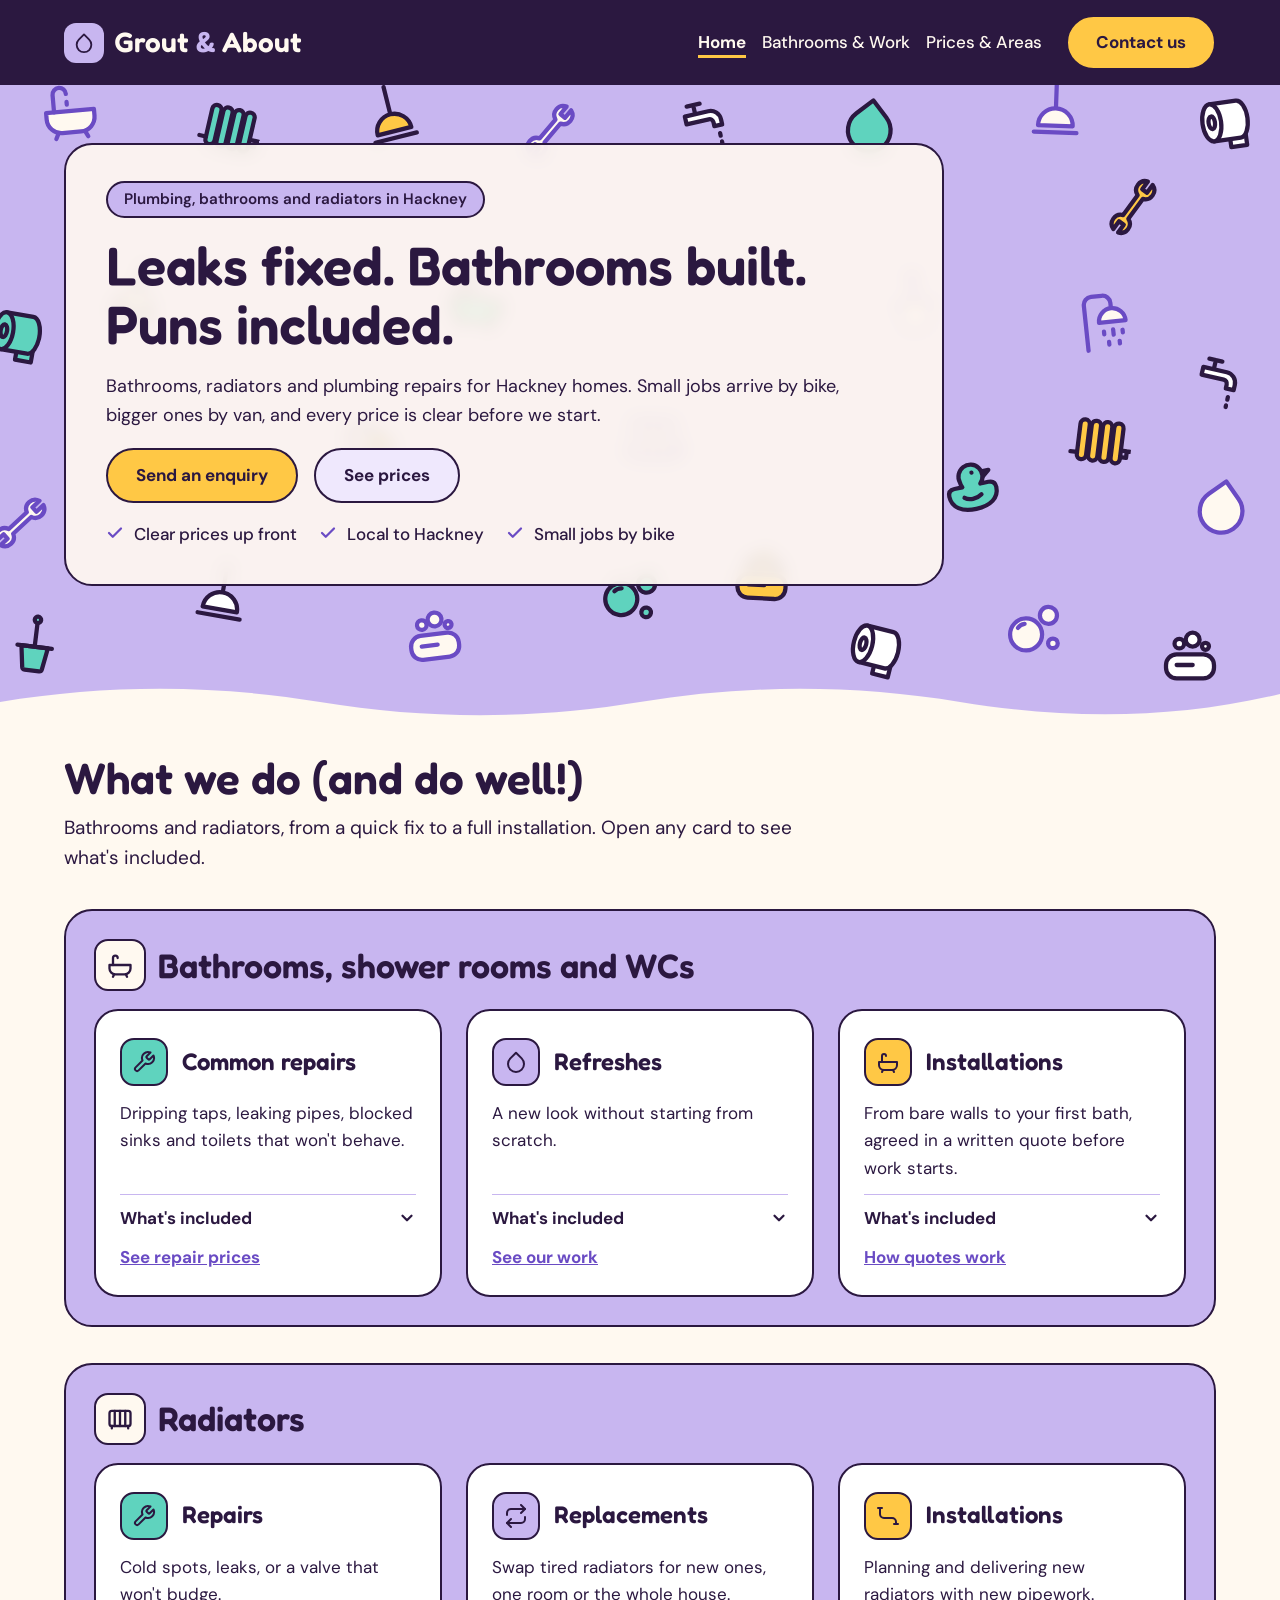
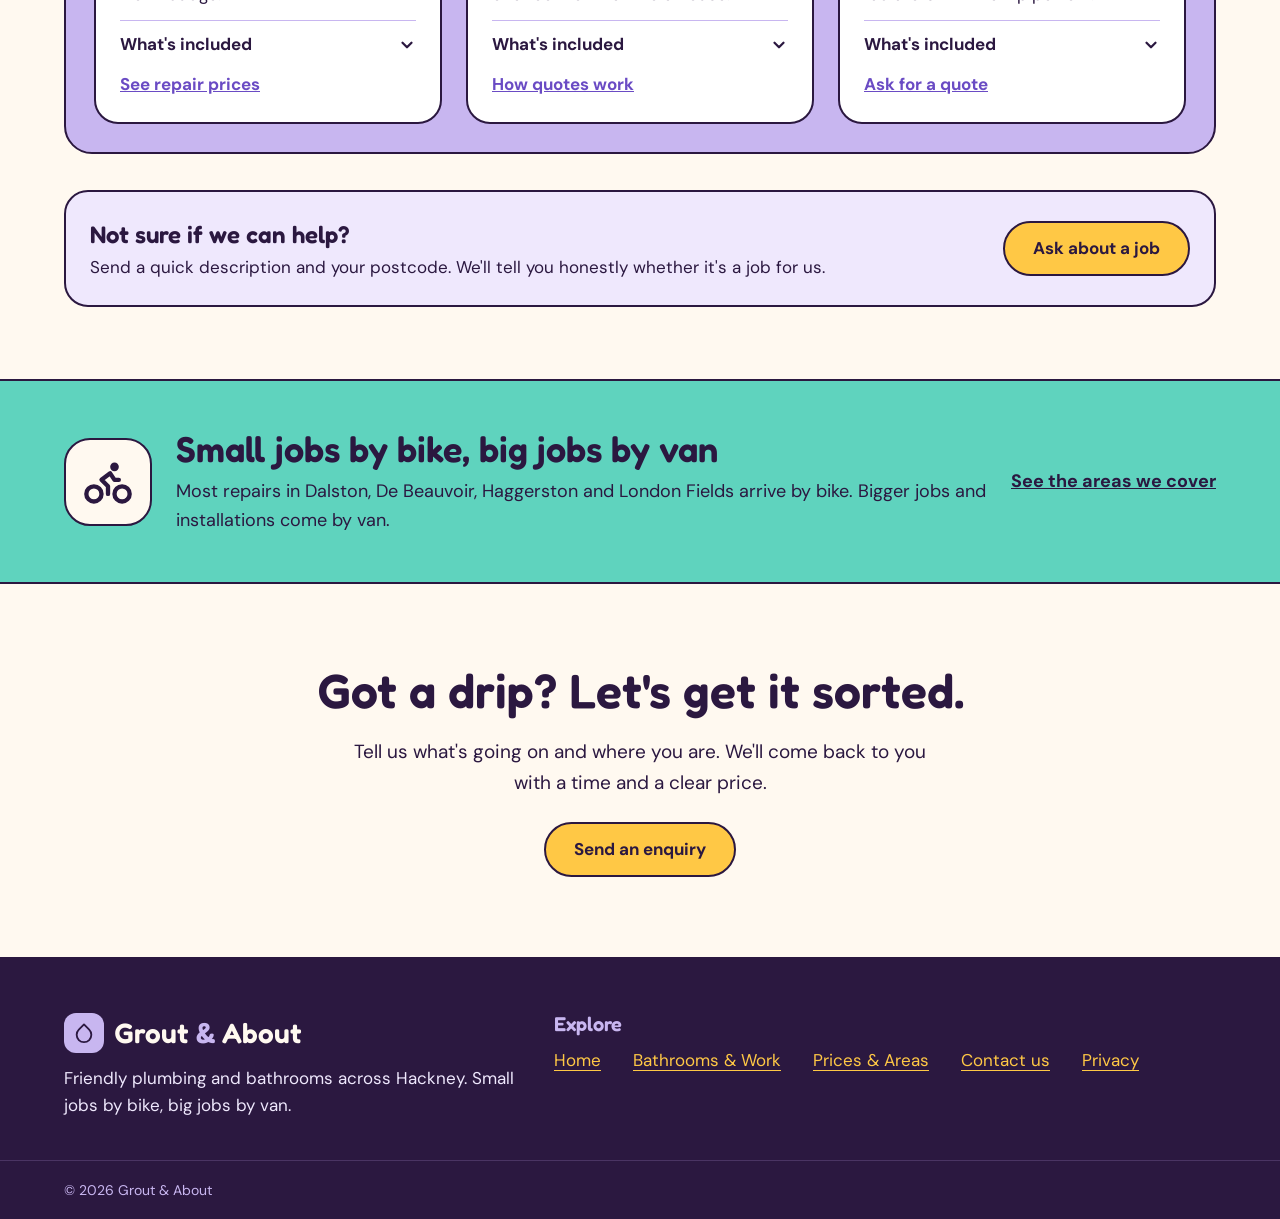
<file: index.html>
<!DOCTYPE html>
<html lang="en">

<head>
    <meta charset="UTF-8">
    <meta name="viewport" content="width=device-width, initial-scale=1.0">
    <title>Home | Grout &amp; About</title>
    <meta name="description" content="Plumbing repairs, radiators and bathroom installations in Hackney, London. Small jobs by bike, bigger ones by van, and a clear price before we start.">

    <!-- Favicon -->
    <link rel="icon" href="assets/images/favicon/favicon-32.png" sizes="32x32" type="image/png">
    <link rel="icon" href="assets/images/favicon/favicon.svg" type="image/svg+xml">
    <link rel="apple-touch-icon" href="assets/images/favicon/apple-touch-icon.png">

    <!-- Bootstrap CSS Link -->
    <link href="https://cdn.jsdelivr.net/npm/bootstrap@5.3.8/dist/css/bootstrap.min.css" rel="stylesheet"
        integrity="sha384-sRIl4kxILFvY47J16cr9ZwB07vP4J8+LH7qKQnuqkuIAvNWLzeN8tE5YBujZqJLB" crossorigin="anonymous">

    <!-- Google Fonts: Fredoka (headings) and DM Sans (body text) -->
    <link rel="preconnect" href="https://fonts.googleapis.com">
    <link rel="preconnect" href="https://fonts.gstatic.com" crossorigin>
    <link
        href="https://fonts.googleapis.com/css2?family=DM+Sans:ital,opsz,wght@0,9..40,100..1000;1,9..40,100..1000&family=Fredoka:wght@300..700&display=swap"
        rel="stylesheet">

    <!-- Custom CSS Link -->
    <link href="assets/css/styles.css" rel="stylesheet">
</head>


<body class="d-flex flex-column min-vh-100">
    <a class="skip-link" href="#main">Skip to main content</a>

    <!-- Navbar -->
    <header class="site-header">
        <nav class="navbar navbar-expand-lg" aria-label="Main">
            <div class="container">
                <a class="navbar-brand brand d-flex align-items-center" href="index.html">
                    <span class="brand-tile" aria-hidden="true"><img src="assets/images/ui/drop.svg" alt="" width="22"
                            height="22"></span>
                    <span>Grout <span class="amp">&amp;</span> About</span>
                </a>

                <div class="d-flex align-items-center gap-2 order-lg-last">
                    <a class="btn-pill btn-gold" href="contact.html">Contact us</a>
                    <button class="navbar-toggler burger" type="button" data-bs-toggle="collapse"
                        data-bs-target="#mainNav" aria-controls="mainNav" aria-expanded="false" aria-label="Menu">
                        <svg width="22" height="22" viewBox="0 0 24 24" fill="none" stroke="currentColor"
                            stroke-width="2.4" stroke-linecap="round" aria-hidden="true">
                            <path d="M4 7h16M4 12h16M4 17h16" />
                        </svg>
                    </button>
                </div>

                <div class="collapse navbar-collapse" id="mainNav">
                    <ul class="navbar-nav ms-auto me-lg-3">
                        <li class="nav-item"><a class="nav-link" href="index.html" aria-current="page">Home</a></li>
                        <li class="nav-item"><a class="nav-link" href="bathrooms.html">Bathrooms &amp; Work</a></li>
                        <li class="nav-item"><a class="nav-link" href="prices.html">Prices &amp; Areas</a></li>
                    </ul>
                </div>
            </div>
        </nav>
    </header>

    <main id="main">
        <!-- ### Hero ### -->
        <!-- Hero section form with the lilac and wave styling -->
        <section class="hero" aria-labelledby="hero-title">
            <!-- Div with the icon layer -->
            <div class="float-layer" aria-hidden="true">
                <img src="assets/images/icons/bath-cream.svg" alt="" width="64" height="64"
                    style="left: 3%; top: -6px; --r: -5deg;">
                <img src="assets/images/icons/radiator-mint.svg" alt="" width="64" height="64"
                    style="left: 15.5%; top: 10px; --r: 13deg;">
                <img src="assets/images/icons/plunger-gold.svg" alt="" width="64" height="64"
                    style="left: 28%; top: -4px; --r: -14deg;">
                <img src="assets/images/icons/spanner-cream.svg" alt="" width="64" height="64"
                    style="left: 40.5%; top: 14px; --r: -5deg;">
                <img src="assets/images/icons/tap-white.svg" alt="" width="64" height="64"
                    style="left: 53%; top: 2px; --r: -13deg;">
                <img src="assets/images/icons/drop-mint.svg" alt="" width="64" height="64"
                    style="left: 65.5%; top: 8px; --r: 8deg;">
                <img src="assets/images/icons/plunger-cream.svg" alt="" width="64" height="64"
                    style="left: 80%; top: -10px; --r: 2deg;">
                <img src="assets/images/icons/toilet-roll-white.svg" alt="" width="64" height="64"
                    style="left: 93.2%; top: 4px; --r: -8deg;">
                <img src="assets/images/icons/plunger-white.svg" alt="" width="64" height="64"
                    style="left: 8.3%; top: 27.1%; --r: 14deg;">
                <img src="assets/images/icons/shower-cream.svg" alt="" width="64" height="64"
                    style="left: 84%; top: 32.0%; --r: -6deg;">
                <img src="assets/images/icons/spanner-gold.svg" alt="" width="64" height="64"
                    style="left: 86%; top: 14.0%; --r: -9deg;">
                <img src="assets/images/icons/toilet-roll-mint.svg" alt="" width="64" height="64"
                    style="left: -1.2%; top: 33.6%; --r: 10deg;">
                <img src="assets/images/icons/bath-mint.svg" alt="" width="64" height="64"
                    style="left: 34.8%; top: 28.5%; --r: 6deg;">
                <img src="assets/images/icons/toilet-brush-cream.svg" alt="" width="64" height="64"
                    style="left: 68.9%; top: 28.7%; --r: -5deg;">
                <img src="assets/images/icons/tap-white.svg" alt="" width="64" height="64"
                    style="left: 93.2%; top: 41.0%; --r: 13deg;">
                <img src="assets/images/icons/spanner-cream.svg" alt="" width="64" height="64"
                    style="left: -0.9%; top: 63.3%; --r: 2deg;">
                <img src="assets/images/icons/shower-gold.svg" alt="" width="64" height="64"
                    style="left: 26.7%; top: 52.1%; --r: -10deg;">
                <img src="assets/images/icons/radiator-cream.svg" alt="" width="64" height="64"
                    style="left: 48.5%; top: 50.1%; --r: 2deg;">
                <img src="assets/images/icons/duck-mint.svg" alt="" width="64" height="64"
                    style="left: 73.4%; top: 57.8%; --r: -12deg;">
                <img src="assets/images/icons/radiator-gold.svg" alt="" width="64" height="64"
                    style="left: 83.4%; top: 50.3%; --r: 7deg;">
                <img src="assets/images/icons/drop-cream.svg" alt="" width="64" height="64"
                    style="left: 93%; top: 60.7%; --r: 10deg;">
                <img src="assets/images/icons/toilet-brush-mint.svg" alt="" width="64" height="64"
                    style="left: 0.2%; bottom: 50px; --r: 7deg;">
                <img src="assets/images/icons/plunger-white.svg" alt="" width="64" height="64"
                    style="left: 14.9%; bottom: 103px; --r: 10deg;">
                <img src="assets/images/icons/soap-cream.svg" alt="" width="64" height="64"
                    style="left: 31.4%; bottom: 57px; --r: -7deg;">
                <img src="assets/images/icons/bubbles-mint.svg" alt="" width="64" height="64"
                    style="left: 46.7%; bottom: 99px; --r: 9deg;">
                <img src="assets/images/icons/soap-gold.svg" alt="" width="64" height="64"
                    style="left: 57%; bottom: 117px; --r: 3deg;">
                <img src="assets/images/icons/toilet-roll-white.svg" alt="" width="64" height="64"
                    style="left: 65.9%; bottom: 47px; --r: 14deg;">
                <img src="assets/images/icons/bubbles-cream.svg" alt="" width="64" height="64"
                    style="left: 78.3%; bottom: 65px; --r: -1deg;">
                <img src="assets/images/icons/soap-white.svg" alt="" width="64" height="64"
                    style="left: 90.5%; bottom: 37px; --r: 0deg;">
                <!-- Extra icons for very wide screens: hidden below 1800px and 2240px -->
                <img class="wide-only" src="assets/images/icons/shower-gold.svg" alt="" width="64" height="64"
                    style="left: 7.5%; top: 60.0%; --r: 8deg;">
                <img class="wide-only" src="assets/images/icons/tap-white.svg" alt="" width="64" height="64"
                    style="left: 76%; top: 20.0%; --r: -10deg;">
                <img class="wide-only" src="assets/images/icons/drop-mint.svg" alt="" width="64" height="64"
                    style="left: 13.5%; top: 42.0%; --r: 12deg;">
                <img class="extra-wide-only" src="assets/images/icons/duck-gold.svg" alt="" width="64" height="64"
                    style="left: 97%; top: 22.0%; --r: -6deg;">
                <img class="extra-wide-only" src="assets/images/icons/toilet-brush-white.svg" alt="" width="64"
                    height="64" style="left: 20.5%; top: 28.0%; --r: 6deg;">
                <img class="extra-wide-only" src="assets/images/icons/bubbles-gold.svg" alt="" width="64" height="64"
                    style="left: 97%; bottom: 115px; --r: -12deg;">
                <img class="extra-wide-only" src="assets/images/icons/radiator-cream.svg" alt="" width="64" height="64"
                    style="left: 20.5%; top: 62.0%; --r: -4deg;">
                <img class="extra-wide-only" src="assets/images/icons/bath-white.svg" alt="" width="64" height="64"
                    style="left: 65.5%; top: 48.0%; --r: 10deg;">
            </div>
            <!-- Div with the cards -->
            <div class="container hero-inner">
                <div class="hero-card">
                    <p class="chip">Plumbing, bathrooms and radiators in Hackney
                    </p>
                    <h1 id="hero-title">Leaks fixed. Bathrooms built. Puns included.
                    </h1>
                    <p class="hero-intro">
                        Bathrooms, radiators and plumbing repairs for Hackney homes. Small jobs arrive by bike, bigger
                        ones by van, and every price is clear before we start.
                    </p>
                    <div class="hero-actions">
                        <a class="btn-pill btn-gold" href="contact.html">Send an enquiry</a>
                        <a class="btn-pill btn-tint" href="prices.html">See prices</a>
                    </div>
                    <ul class="tick-list tick-list-inline">
                        <li>Clear prices up front</li>
                        <li>Local to Hackney</li>
                        <li>Small jobs by bike</li>
                    </ul>
                </div>
            </div>
        </section>



        <!-- Services -->
        <section class="section" id="services" aria-labelledby="services-title">
            <div class="container">
                <div class="section-intro">
                    <h2 id="services-title"> What we do (and do well!)
                    </h2>
                    <p>Bathrooms and radiators, from a quick fix to a full installation. Open any card to see what's
                        included.</p>
                </div>
                <div class="card card-body svc-group">
                    <h3 class="svc-group-title">
                        <span class="icon-tile icon-tile-md tile-cream" aria-hidden="true">
                            <img src="assets/images/ui/bath.svg" alt="" width="28" height="28">
                        </span> Bathrooms, shower rooms and WCs
                    </h3>
                    <div class="row row-cols-1 row-cols-md-2 row-cols-lg-3 g-4 align-items-start">
                        <div class="col">
                            <article class="card card-body svc-card">
                                <div class="svc-head">
                                    <span class="icon-tile tile-mint" aria-hidden="true">
                                        <img src="assets/images/ui/wrench.svg" alt="" width="24" height="24">
                                    </span>
                                    <h4>Common repairs</h4>
                                </div>
                                <p class="svc-desc">
                                    Dripping taps, leaking pipes, blocked sinks and toilets that won't behave.
                                </p>
                                <button type="button" class="included-toggle collapsed" data-bs-toggle="collapse"
                                    data-bs-target="#inc-repairs" aria-expanded="false"
                                    aria-controls="inc-repairs">What's included <img class="chev" width="18" height="18"
                                        src="assets/images/ui/chevron-down.svg" alt=""></button>
                                <div class="collapse" id="inc-repairs" data-bs-parent="#services">
                                    <ul class="tick-list">
                                        <li>Dripping or leaking taps</li>
                                        <li>Leaking pipes and joints</li>
                                        <li>Blocked sinks, baths and showers</li>
                                        <li>Toilets that won't flush or won't stop running</li>
                                        <li>New toilet seats and cistern parts</li>
                                        <li>Tired sealant around baths and showers</li>
                                    </ul>
                                </div>
                                <a class="svc-link" href="prices.html">See repair prices</a>
                            </article>
                        </div>
                        <div class="col">
                            <article class="card card-body svc-card">
                                <div class="svc-head">
                                    <span class="icon-tile tile-lilac" aria-hidden="true">
                                        <img src="assets/images/ui/drop.svg" alt="" width="24" height="24">
                                    </span>
                                    <h4>Refreshes</h4>
                                </div>
                                <p class="svc-desc">
                                    A new look without starting from scratch.
                                </p>
                                <button type="button" class="included-toggle collapsed" data-bs-toggle="collapse"
                                    data-bs-target="#inc-refreshes" aria-expanded="false"
                                    aria-controls="inc-refreshes">What's included <img class="chev" width="18"
                                        height="18" src="assets/images/ui/chevron-down.svg" alt=""></button>
                                <div class="collapse" id="inc-refreshes" data-bs-parent="#services">
                                    <ul class="tick-list">
                                        <li>New taps, basin or toilet</li>
                                        <li>A new vanity unit</li>
                                        <li>Regrouting and resealing</li>
                                        <li>A new shower or shower screen</li>
                                        <li>Small tiling repairs</li>
                                    </ul>
                                </div>
                                <a class="svc-link" href="bathrooms.html">See our work</a>
                            </article>
                        </div>
                        <div class="col col-md-12">
                            <article class="card card-body svc-card">
                                <div class="svc-head">
                                    <span class="icon-tile tile-gold" aria-hidden="true">
                                        <img src="assets/images/ui/bath.svg" alt="" width="24" height="24">
                                    </span>
                                    <h4>Installations</h4>
                                </div>
                                <p class="svc-desc third-card">
                                    From bare walls to your first bath, agreed in a written quote before work starts.
                                </p>
                                <button type="button" class="included-toggle collapsed" data-bs-toggle="collapse"
                                    data-bs-target="#inc-installations" aria-expanded="false"
                                    aria-controls="inc-installations">What's included <img class="chev" width="18"
                                        height="18" src="assets/images/ui/chevron-down.svg" alt=""></button>
                                <div class="collapse" id="inc-installations" data-bs-parent="#services">
                                    <ul class="tick-list">
                                        <li>Planning the layout with you</li>
                                        <li>Taking out the old suite</li>
                                        <li>New pipework and stud walls</li>
                                        <li>Tiling, shower and suite fitted</li>
                                        <li>Walk-in showers and freestanding baths</li>
                                        <li>A walk-through together before you pay</li>
                                    </ul>
                                </div>
                                <a class="svc-link" href="prices.html">How quotes work</a>
                            </article>
                        </div>
                    </div>
                </div>
                <div class="card card-body svc-group">
                    <h3 class="svc-group-title">
                        <span class="icon-tile icon-tile-md tile-cream" aria-hidden="true">
                            <img src="assets/images/ui/radiator.svg" alt="" width="28" height="28">
                        </span> Radiators
                    </h3>
                    <div class="row row-cols-1 row-cols-md-2 row-cols-lg-3 g-4 align-items-start">
                        <div class="col">
                            <article class="card card-body svc-card rad-card">
                                <div class="svc-head">
                                    <span class="icon-tile tile-mint" aria-hidden="true">
                                        <img src="assets/images/ui/wrench.svg" alt="" width="24" height="24">
                                    </span>
                                    <h4>Repairs</h4>
                                </div>
                                <p class="svc-desc">
                                    Cold spots, leaks, or a valve that won't budge.
                                </p>
                                <button type="button" class="included-toggle collapsed" data-bs-toggle="collapse"
                                    data-bs-target="#inc-rad-repairs" aria-expanded="false"
                                    aria-controls="inc-rad-repairs">What's included <img class="chev" width="18"
                                        height="18" src="assets/images/ui/chevron-down.svg" alt=""></button>
                                <div class="collapse" id="inc-rad-repairs" data-bs-parent="#services">
                                    <ul class="tick-list">
                                        <li>Bleeding and balancing radiators</li>
                                        <li>Leaking valves and joints</li>
                                        <li>Replacing radiator valves</li>
                                        <li>Radiators that won't heat up</li>
                                    </ul>
                                </div>
                                <a class="svc-link" href="prices.html">See repair prices</a>
                            </article>
                        </div>
                        <div class="col">
                            <article class="card card-body svc-card rad-card">
                                <div class="svc-head">
                                    <span class="icon-tile tile-lilac" aria-hidden="true">
                                        <img src="assets/images/ui/swap.svg" alt="" width="24" height="24">
                                    </span>
                                    <h4>Replacements</h4>
                                </div>
                                <p class="svc-desc">
                                    Swap tired radiators for new ones, one room or the whole house.
                                </p>
                                <button type="button" class="included-toggle collapsed" data-bs-toggle="collapse"
                                    data-bs-target="#inc-replacements" aria-expanded="false"
                                    aria-controls="inc-replacements">What's included <img class="chev" width="18"
                                        height="18" src="assets/images/ui/chevron-down.svg" alt=""></button>
                                <div class="collapse" id="inc-replacements" data-bs-parent="#services">
                                    <ul class="tick-list">
                                        <li>Like-for-like replacements</li>
                                        <li>Upgrading to modern or designer radiators</li>
                                        <li>Heated towel rails</li>
                                        <li>A new set fitted across the house</li>
                                    </ul>
                                </div>
                                <a class="svc-link" href="prices.html">How quotes work</a>
                            </article>
                        </div>
                        <div class="col col-md-12">
                            <article class="card card-body svc-card rad-card">
                                <div class="svc-head">
                                    <span class="icon-tile tile-gold" aria-hidden="true">
                                        <img src="assets/images/ui/pipe.svg" alt="" width="24" height="24">
                                    </span>
                                    <h4>Installations</h4>
                                </div>
                                <p class="svc-desc third-card">
                                    Planning and delivering new radiators with new pipework.
                                </p>
                                <button type="button" class="included-toggle collapsed" data-bs-toggle="collapse"
                                    data-bs-target="#inc-rad-installations" aria-expanded="false"
                                    aria-controls="inc-rad-installations">What's included <img class="chev" width="18"
                                        height="18" src="assets/images/ui/chevron-down.svg" alt=""></button>
                                <div class="collapse" id="inc-rad-installations" data-bs-parent="#services">
                                    <ul class="tick-list">
                                        <li>Adding radiators to new rooms or extensions</li>
                                        <li>Moving radiators to a better spot</li>
                                        <li>New pipework run from your system</li>
                                        <li>Draining down and refilling the system</li>
                                    </ul>
                                </div>
                                <a class="svc-link" href="contact.html">Ask for a quote</a>
                            </article>
                        </div>
                    </div>
                </div>
                <div class="card card-body help-strip">

                    <div>
                        <p class="help-title">
                            Not sure if we can help?
                        </p>
                        <p>Send a quick description and your postcode. We'll tell you honestly whether it's a job for
                            us.
                        </p>
                    </div>
                    <a class="btn-pill btn-gold" href="contact.html">Ask about a job</a>
                </div>
            </div>
        </section>
        <section class="bike-band" aria-labelledby="bike-title">
            <div class="container d-flex flex-wrap align-items-center gap-4">
                <span class="icon-tile icon-tile-lg tile-cream" aria-hidden="true">
                    <img src="assets/images/ui/bike.svg" alt="" width="52" height="52">
                </span>
                <div class="bike-text">
                    <h2 id="bike-title">
                        Small jobs by bike, big jobs by van
                    </h2>
                    <p>Most repairs in Dalston, De Beauvoir, Haggerston and London Fields arrive by bike. Bigger jobs
                        and installations come by van.</p>
                </div>
                <a class="plain-link" href="prices.html#areas">See the areas we cover</a>
            </div>
        </section>

        <section class="cta" aria-labelledby="cta-title">
            <div class="container text-center">
                <h2 id="cta-title">
                    Got a drip? Let's get it sorted.
                </h2>
                <p>Tell us what's going on and where you are. We'll come back to you with a time and a clear price.</p>
                <a class="btn-pill btn-gold" href="contact.html">Send an enquiry</a>
            </div>

        </section>


    </main>

    <!-- Footer -->
    <footer class="site-footer mt-auto">
        <div class="container">
            <div class="row g-4">
                <div class="col-md-5">
                    <p class="brand footer-brand d-flex align-items-center">
                        <span class="brand-tile" aria-hidden="true"><img src="assets/images/ui/drop.svg" alt=""
                                width="22" height="22"></span>
                        <span>Grout <span class="amp">&amp;</span> About</span>
                    </p>
                    <p class="footer-tagline">Friendly plumbing and bathrooms across Hackney. Small jobs by bike, big
                        jobs by van.</p>
                </div>
                <div class="col-md-7">
                    <h2 class="footer-heading">Explore</h2>
                    <ul class="footer-list list-unstyled">
                        <li><a href="index.html">Home</a></li>
                        <li><a href="bathrooms.html">Bathrooms &amp; Work</a></li>
                        <li><a href="prices.html">Prices &amp; Areas</a></li>
                        <li><a href="contact.html">Contact us</a></li>
                        <li><a href="privacy.html">Privacy</a></li>
                    </ul>
                </div>
            </div>
        </div>
        <div class="footer-base">
            <div class="container">
                <p>&copy; 2026 Grout &amp; About</p>
            </div>
        </div>
    </footer>

    <!-- Bootstrap JS link -->
    <script src="https://cdn.jsdelivr.net/npm/bootstrap@5.3.8/dist/js/bootstrap.bundle.min.js"
        integrity="sha384-FKyoEForCGlyvwx9Hj09JcYn3nv7wiPVlz7YYwJrWVcXK/BmnVDxM+D2scQbITxI"
        crossorigin="anonymous"></script>

    <!--- Custom JS -->
    <script src="assets/js/main.js"></script>

</body>

</html>
</file>
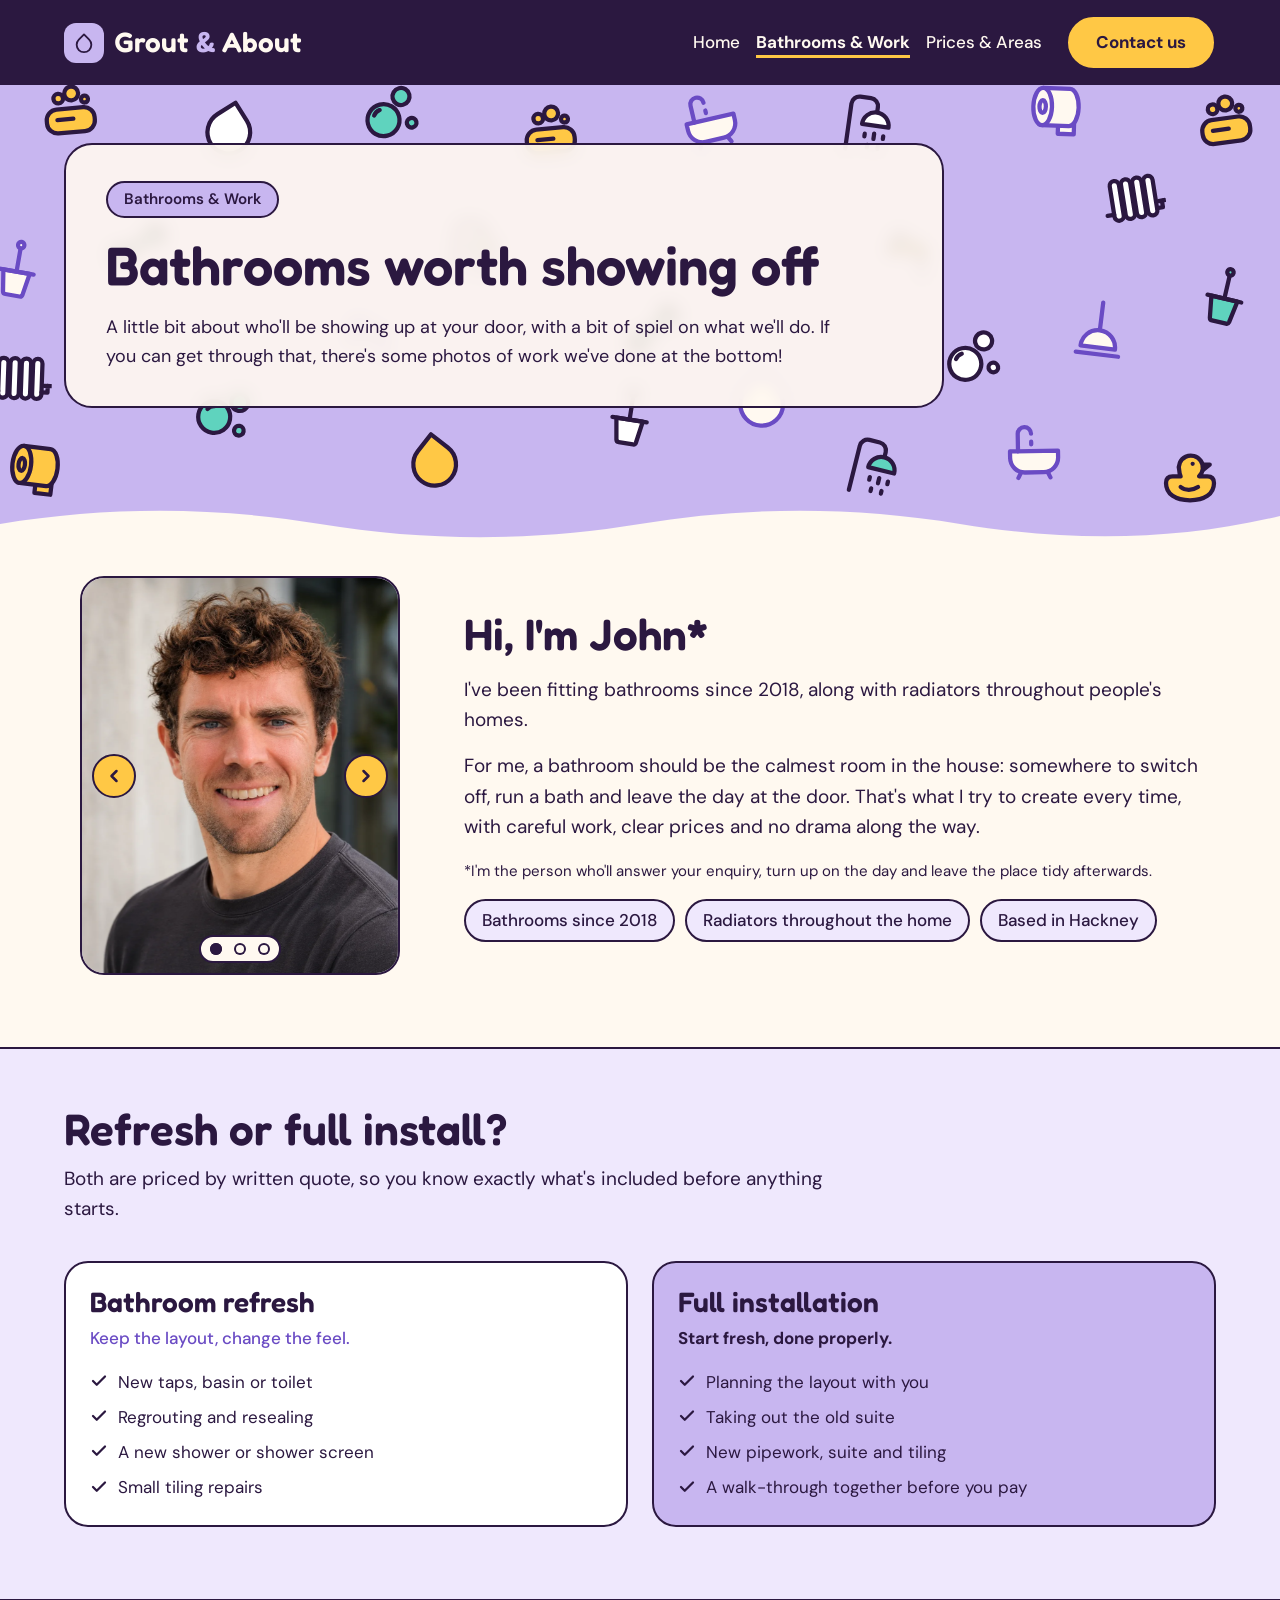
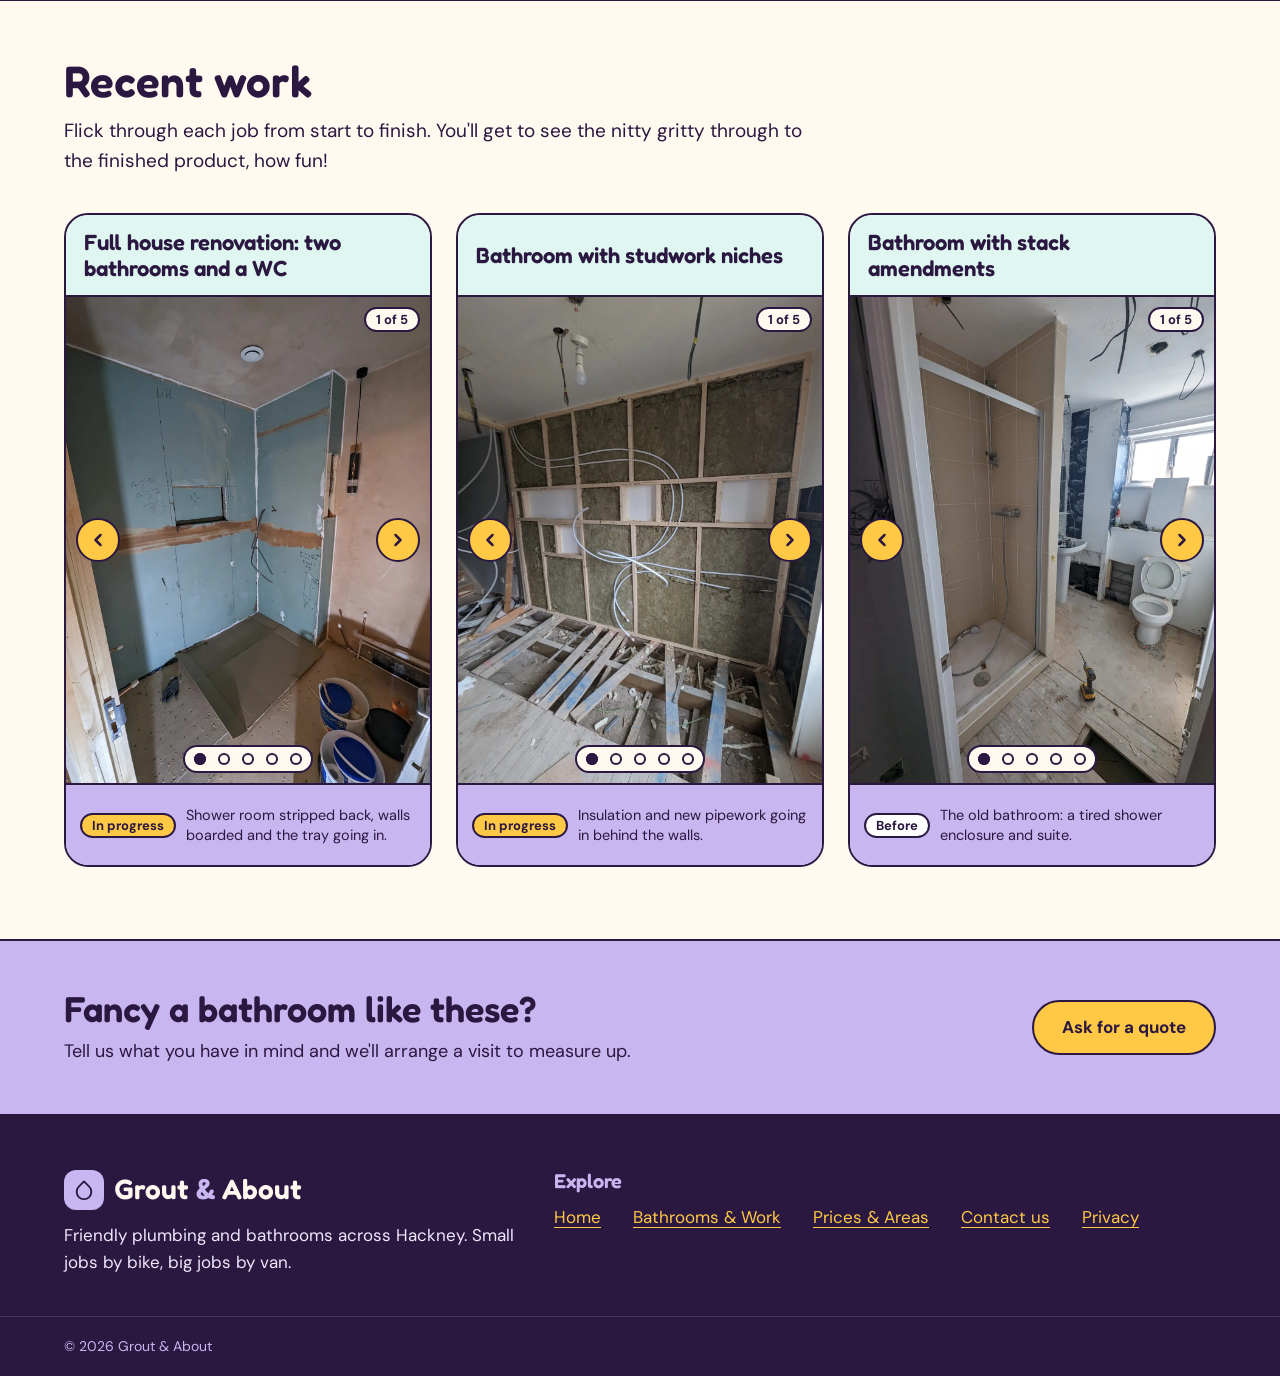
<file: bathrooms.html>
<!DOCTYPE html>
<html lang="en">

<head>
    <meta charset="UTF-8">
    <meta name="viewport" content="width=device-width, initial-scale=1.0">
    <title>Bathrooms &amp; Work | Grout &amp; About</title>
    <meta name="description" content="Meet John, the plumber behind Grout &amp; About, and see recent bathroom projects in Hackney from strip-out to finished room.">

    <!-- Favicon -->
    <link rel="icon" href="assets/images/favicon/favicon-32.png" sizes="32x32" type="image/png">
    <link rel="icon" href="assets/images/favicon/favicon.svg" type="image/svg+xml">
    <link rel="apple-touch-icon" href="assets/images/favicon/apple-touch-icon.png">

    <!-- Bootstrap CSS Link -->
    <link href="https://cdn.jsdelivr.net/npm/bootstrap@5.3.8/dist/css/bootstrap.min.css" rel="stylesheet"
        integrity="sha384-sRIl4kxILFvY47J16cr9ZwB07vP4J8+LH7qKQnuqkuIAvNWLzeN8tE5YBujZqJLB" crossorigin="anonymous">

    <!-- Google Fonts: Fredoka (headings) and DM Sans (body text) -->
    <link rel="preconnect" href="https://fonts.googleapis.com">
    <link rel="preconnect" href="https://fonts.gstatic.com" crossorigin>
    <link
        href="https://fonts.googleapis.com/css2?family=DM+Sans:ital,opsz,wght@0,9..40,100..1000;1,9..40,100..1000&family=Fredoka:wght@300..700&display=swap"
        rel="stylesheet">

    <!-- Custom CSS Link -->
    <link href="assets/css/styles.css" rel="stylesheet">
</head>


<body class="d-flex flex-column min-vh-100">
    <a class="skip-link" href="#main">Skip to main content</a>

    <!-- Navbar -->
    <header class="site-header">
        <nav class="navbar navbar-expand-lg" aria-label="Main">
            <div class="container">
                <a class="navbar-brand brand d-flex align-items-center" href="index.html">
                    <span class="brand-tile" aria-hidden="true"><img src="assets/images/ui/drop.svg" alt="" width="22"
                            height="22"></span>
                    <span>Grout <span class="amp">&amp;</span> About</span>
                </a>

                <div class="d-flex align-items-center gap-2 order-lg-last">
                    <a class="btn-pill btn-gold" href="contact.html">Contact us</a>
                    <button class="navbar-toggler burger" type="button" data-bs-toggle="collapse"
                        data-bs-target="#mainNav" aria-controls="mainNav" aria-expanded="false" aria-label="Menu">
                        <svg width="22" height="22" viewBox="0 0 24 24" fill="none" stroke="currentColor"
                            stroke-width="2.4" stroke-linecap="round" aria-hidden="true">
                            <path d="M4 7h16M4 12h16M4 17h16" />
                        </svg>
                    </button>
                </div>

                <div class="collapse navbar-collapse" id="mainNav">
                    <ul class="navbar-nav ms-auto me-lg-3">
                        <li class="nav-item"><a class="nav-link" href="index.html">Home</a></li>
                        <li class="nav-item"><a class="nav-link" href="bathrooms.html" aria-current="page">Bathrooms
                                &amp; Work</a></li>
                        <li class="nav-item"><a class="nav-link" href="prices.html">Prices &amp; Areas</a></li>
                    </ul>
                </div>
            </div>
        </nav>
    </header>

    <main id="main">
        <!-- ### Hero ### -->
        <!-- Hero section form with the lilac and wave styling -->
        <section class="hero" aria-labelledby="hero-title">
            <!-- Div with the icon layer -->
            <div class="float-layer" aria-hidden="true">
                <img src="assets/images/icons/soap-gold.svg" alt="" width="64" height="64"
                    style="left: 3%; top: -6px; --r: -5deg;">
                <img src="assets/images/icons/drop-white.svg" alt="" width="64" height="64"
                    style="left: 15.5%; top: 10px; --r: 13deg;">
                <img src="assets/images/icons/bubbles-mint.svg" alt="" width="64" height="64"
                    style="left: 28%; top: -4px; --r: -14deg;">
                <img src="assets/images/icons/soap-gold.svg" alt="" width="64" height="64"
                    style="left: 40.5%; top: 14px; --r: -5deg;">
                <img src="assets/images/icons/bath-cream.svg" alt="" width="64" height="64"
                    style="left: 53%; top: 2px; --r: -13deg;">
                <img src="assets/images/icons/shower-white.svg" alt="" width="64" height="64"
                    style="left: 65.5%; top: 8px; --r: 8deg;">
                <img src="assets/images/icons/toilet-roll-cream.svg" alt="" width="64" height="64"
                    style="left: 80%; top: -10px; --r: 2deg;">
                <img src="assets/images/icons/soap-gold.svg" alt="" width="64" height="64"
                    style="left: 93.2%; top: 4px; --r: -8deg;">
                <img src="assets/images/icons/spanner-mint.svg" alt="" width="64" height="64"
                    style="left: 8.3%; top: 27.6%; --r: 14deg;">
                <img src="assets/images/icons/radiator-white.svg" alt="" width="64" height="64"
                    style="left: 86%; top: 17.3%; --r: -9deg;">
                <img src="assets/images/icons/toilet-brush-cream.svg" alt="" width="64" height="64"
                    style="left: -1.2%; top: 32.7%; --r: 10deg;">
                <img src="assets/images/icons/shower-white.svg" alt="" width="64" height="64"
                    style="left: 34.8%; top: 28.7%; --r: 6deg;">
                <img src="assets/images/icons/tap-gold.svg" alt="" width="64" height="64"
                    style="left: 68.9%; top: 28.8%; --r: -5deg;">
                <img src="assets/images/icons/toilet-brush-mint.svg" alt="" width="64" height="64"
                    style="left: 93.2%; top: 38.5%; --r: 13deg;">
                <img src="assets/images/icons/radiator-white.svg" alt="" width="64" height="64"
                    style="left: -0.9%; top: 56.1%; --r: 2deg;">
                <img src="assets/images/icons/tap-cream.svg" alt="" width="64" height="64"
                    style="left: 26.7%; top: 47.2%; --r: -10deg;">
                <img src="assets/images/icons/spanner-mint.svg" alt="" width="64" height="64"
                    style="left: 48.5%; top: 45.7%; --r: 2deg;">
                <img src="assets/images/icons/bubbles-white.svg" alt="" width="64" height="64"
                    style="left: 73.4%; top: 51.7%; --r: -12deg;">
                <img src="assets/images/icons/plunger-cream.svg" alt="" width="64" height="64"
                    style="left: 83.4%; top: 45.8%; --r: 7deg;">
                <img src="assets/images/icons/toilet-roll-gold.svg" alt="" width="64" height="64"
                    style="left: 0.2%; bottom: 50px; --r: 7deg;">
                <img src="assets/images/icons/bubbles-mint.svg" alt="" width="64" height="64"
                    style="left: 14.9%; bottom: 103px; --r: 10deg;">
                <img src="assets/images/icons/drop-gold.svg" alt="" width="64" height="64"
                    style="left: 31.4%; bottom: 57px; --r: -7deg;">
                <img src="assets/images/icons/toilet-brush-white.svg" alt="" width="64" height="64"
                    style="left: 46.7%; bottom: 99px; --r: 9deg;">
                <img src="assets/images/icons/drop-cream.svg" alt="" width="64" height="64"
                    style="left: 57%; bottom: 117px; --r: 3deg;">
                <img src="assets/images/icons/shower-mint.svg" alt="" width="64" height="64"
                    style="left: 65.9%; bottom: 47px; --r: 14deg;">
                <img src="assets/images/icons/bath-cream.svg" alt="" width="64" height="64"
                    style="left: 78.3%; bottom: 65px; --r: -1deg;">
                <img src="assets/images/icons/duck-gold.svg" alt="" width="64" height="64"
                    style="left: 90.5%; bottom: 37px; --r: 0deg;">
                <!-- Extra icons for very wide screens: hidden below 1800px and 2240px -->
                <img class="wide-only" src="assets/images/icons/bath-gold.svg" alt="" width="64" height="64"
                    style="left: 7.5%; top: 53.5%; --r: 8deg;">
                <img class="wide-only" src="assets/images/icons/duck-mint.svg" alt="" width="64" height="64"
                    style="left: 76%; top: 22.0%; --r: -10deg;">
                <img class="wide-only" src="assets/images/icons/toilet-roll-cream.svg" alt="" width="64" height="64"
                    style="left: 13.5%; top: 39.3%; --r: 12deg;">
                <img class="extra-wide-only" src="assets/images/icons/radiator-cream.svg" alt="" width="64" height="64"
                    style="left: 97%; top: 23.6%; --r: -6deg;">
                <img class="extra-wide-only" src="assets/images/icons/shower-gold.svg" alt="" width="64" height="64"
                    style="left: 20.5%; top: 28.3%; --r: 6deg;">
                <img class="extra-wide-only" src="assets/images/icons/plunger-white.svg" alt="" width="64" height="64"
                    style="left: 97%; bottom: 115px; --r: -12deg;">
                <img class="extra-wide-only" src="assets/images/icons/plunger-white.svg" alt="" width="64" height="64"
                    style="left: 20.5%; top: 55.0%; --r: -4deg;">
                <img class="extra-wide-only" src="assets/images/icons/spanner-cream.svg" alt="" width="64" height="64"
                    style="left: 65.5%; top: 44.0%; --r: 10deg;">
            </div>
            <!-- Div with the cards -->
            <div class="container hero-inner">
                <div class="hero-card">
                    <p class="chip">Bathrooms &amp; Work
                    </p>
                    <h1 id="hero-title">Bathrooms worth showing off
                    </h1>
                    <p class="hero-intro">
                        A little bit about who'll be showing up at your door, with a bit of spiel on what we'll do. If
                        you can get through that, there's some photos of work we've done at the bottom!
                    </p>
                </div>
            </div>
        </section>

        <!-- About section -->
        <section class="section" aria-labelledby="about-title">
            <div class="container">
                <div class="row align-items-center g-5">
                    <div class="col-md-5 col-lg-4">
                        <div id="aboutCarousel" role="region" aria-roledescription="carousel" class="carousel slide about-carousel"
                            aria-label="Photos and video of John">
                            <div class="carousel-inner">
                                <div class="carousel-item active">
                                    <div class="ratio" style="--bs-aspect-ratio: 125%;">
                                        <img src="assets/images/headshots/headshot.webp" width="1254" height="1254"
                                            class="object-fit-cover" alt="John, the plumber behind Grout and About, smiling">
                                    </div>
                                </div>
                                <div class="carousel-item">
                                    <div class="ratio" style="--bs-aspect-ratio: 125%;">
                                        <video src="assets/video/john-at-work.mp4"
                                            poster="assets/images/headshots/john-at-work-poster.webp"
                                            class="object-fit-cover" aria-label="Video of John on the job, cutting into a wall with a power tool" muted autoplay loop
                                            playsinline controls></video>
                                    </div><span class="badge photo-tag">On
                                        the job</span>
                                </div>
                                <div class="carousel-item">
                                    <div class="ratio" style="--bs-aspect-ratio: 125%;">
                                        <img src="assets/images/headshots/soldering.webp" width="559" height="699"
                                            class="object-fit-cover" alt="John soldering copper radiator pipework with a blowtorch">
                                    </div><span class="badge photo-tag">Radiators too</span>
                                </div>
                            </div>
                            <!-- Next and previous buttons -->
                            <button class="carousel-control-prev" type="button" data-bs-target="#aboutCarousel"
                                data-bs-slide="prev">
                                <img src="assets/images/ui/chevron-left.svg" width="20" height="20" alt=""><span
                                    class="visually-hidden">Previous</span>
                            </button>
                            <button class="carousel-control-next" type="button" data-bs-target="#aboutCarousel"
                                data-bs-slide="next">
                                <img src="assets/images/ui/chevron-right.svg" width="20" height="20" alt=""><span
                                    class="visually-hidden">Next</span>
                            </button>
                            <!-- Dots: one per slide, counting from 0 -->
                            <div class="carousel-indicators">
                                <button type="button" data-bs-target="#aboutCarousel" data-bs-slide-to="0"
                                    class="active" aria-current="true" aria-label="Show headshot"></button>
                                <button type="button" data-bs-target="#aboutCarousel" data-bs-slide-to="1"
                                    aria-label="Show video on the job"></button>
                                <button type="button" data-bs-target="#aboutCarousel" data-bs-slide-to="2"
                                    aria-label="Show radiator work"></button>
                            </div>
                        </div>
                    </div>
                    <div class="col-md-7 col-lg-8 about-text">
                        <h2 id="about-title">
                            Hi, I'm John*
                        </h2>
                        <p>I've been fitting bathrooms since 2018, along with radiators throughout people's homes.
                        </p>
                        <p>
                            For me, a bathroom should be the calmest room in the house: somewhere to switch off, run a
                            bath and leave the day at the door. That's what I try to create every time, with careful
                            work, clear prices and no drama along the way.
                        </p>
                        <p class="about-small">
                            *I'm the person who'll answer your enquiry, turn up on the day and leave the place tidy
                            afterwards.
                        </p>
                        <ul class="list-unstyled chip-list">
                            <li>Bathrooms since 2018</li>
                            <li>Radiators throughout the home</li>
                            <li>Based in Hackney</li>
                        </ul>
                    </div>
                </div>
            </div>
        </section>

        <!-- Options cards -->
        <section class="section options-band" aria-labelledby="options-title">
            <div class="container">
                <div class="section-intro">
                    <h2 id="options-title">Refresh or full install?</h2>
                    <p>Both are priced by written quote, so you know exactly what's included before anything starts.</p>
                </div>
                <div class="row row-cols-1 row-cols-md-2 g-4">
                    <div class="col">
                        <article class="card card-body h-100 option-card">
                            <h3>Bathroom refresh</h3>
                            <p class="option-lead">Keep the layout, change the feel.</p>
                            <ul class="tick-list">
                                <li>New taps, basin or toilet</li>
                                <li>Regrouting and resealing</li>
                                <li>A new shower or shower screen</li>
                                <li>Small tiling repairs</li>
                            </ul>
                        </article>
                    </div>
                    <div class="col">
                        <article class="card card-body h-100 option-card option-card-lilac">
                            <h3>Full installation</h3>
                            <p class="option-lead">Start fresh, done properly.</p>
                            <ul class="tick-list">
                                <li>Planning the layout with you</li>
                                <li>Taking out the old suite</li>
                                <li>New pipework, suite and tiling</li>
                                <li>A walk-through together before you pay</li>
                            </ul>
                        </article>
                    </div>
                </div>
            </div>
        </section>

        <!-- Completed work cards for examples -->
        <section class="section" aria-labelledby="work-title">
            <div class="container">
                <div class="section-intro">
                    <h2 id="work-title">Recent work</h2>
                    <p>Flick through each job from start to finish. You'll get to see the nitty gritty through to the
                        finished product, how fun!</p>
                </div>
                <div class="row row-cols-1 row-cols-lg-3 g-4">
                    <!-- Project 1 -->
                    <div class="col project-col">
                        <article class="card h-100 project-card">
                            <div class="card-header project-head">
                                <h3>Full house renovation: two bathrooms and a WC</h3>
                            </div>
                            <div id="project1" role="region" aria-roledescription="carousel" class="carousel slide project-carousel"
                                aria-label="Full house renovation with two bathrooms and a WC">
                                <div class="carousel-inner">
                                    <div class="carousel-item active">
                                        <div class="ratio" style="--bs-aspect-ratio: 133.33%;">
                                            <img loading="lazy"
                                                src="assets/images/projects/bathrooms-and-wc-01-progress.webp"
                                                width="1204" height="1600" class="object-fit-cover"
                                                alt="Shower room stripped back to boarded walls, with the shower tray going in">
                                        </div>
                                        <div class="caption-strip">
                                            <span class="badge stage stage-progress">In progress</span>
                                            <p>Shower room stripped back, walls boarded and the tray going in.</p>
                                        </div>
                                    </div>
                                    <div class="carousel-item">
                                        <div class="ratio" style="--bs-aspect-ratio: 133.33%;">
                                            <img loading="lazy"
                                                src="assets/images/projects/bathrooms-and-wc-02-finished.webp"
                                                width="1204" height="1600" class="object-fit-cover"
                                                alt="Finished shower room with grey marble-effect tiles, a black-framed shower and a round lit mirror">
                                        </div>
                                        <div class="caption-strip">
                                            <span class="badge stage stage-finished">Finished</span>
                                            <p>
                                                New, modern bathroom with black fittings, enclosure and
                                                mirror.
                                            </p>
                                        </div>
                                    </div>
                                    <div class="carousel-item">
                                        <div class="ratio" style="--bs-aspect-ratio: 133.33%;">
                                            <img loading="lazy"
                                                src="assets/images/projects/bathrooms-and-wc-03-progress.webp"
                                                width="1204" height="1600" class="object-fit-cover"
                                                alt="Second bathroom with the old suite taken out and the walls back to plaster">
                                        </div>
                                        <div class="caption-strip">
                                            <span class="badge stage stage-progress">In progress</span>
                                            <p>Old suite out and the walls taken back, ready for the new bathroom.</p>
                                        </div>
                                    </div>
                                    <div class="carousel-item">
                                        <div class="ratio" style="--bs-aspect-ratio: 133.33%;">
                                            <img loading="lazy"
                                                src="assets/images/projects/bathrooms-and-wc-04-finished.webp"
                                                width="1204" height="1600" class="object-fit-cover"
                                                alt="Finished bathroom with a walk-in shower, brass fittings and tumbled marble tiles">
                                        </div>
                                        <div class="caption-strip">
                                            <span class="badge stage stage-finished">Finished</span>
                                            <p>Light-filled walk-in shower with tumbled marble tiling.</p>
                                        </div>
                                    </div>
                                    <div class="carousel-item">
                                        <div class="ratio" style="--bs-aspect-ratio: 133.33%;">
                                            <img loading="lazy"
                                                src="assets/images/projects/bathrooms-and-wc-05-finished.webp"
                                                width="1204" height="1600" class="object-fit-cover" alt="Finished downstairs WC with white metro tiles, a dark vanity unit and a tall mirror">
                                        </div>
                                        <div class="caption-strip">
                                            <span class="badge stage stage-finished">Finished</span>
                                            <p>A compact downstairs WC with a new vanity unit.</p>
                                        </div>
                                    </div>
                                </div>
                                <span class="badge counter" aria-live="polite">1 of 5</span>
                                <!-- Next and previous buttons -->
                                <button class="carousel-control-prev" type="button" data-bs-target="#project1"
                                    data-bs-slide="prev">
                                    <img src="assets/images/ui/chevron-left.svg" width="20" height="20" alt=""><span
                                        class="visually-hidden">Previous</span>
                                </button>
                                <button class="carousel-control-next" type="button" data-bs-target="#project1"
                                    data-bs-slide="next">
                                    <img src="assets/images/ui/chevron-right.svg" width="20" height="20" alt=""><span
                                        class="visually-hidden">Next</span>
                                </button>
                                <!-- Dots: one per slide, counting from 0 -->
                                <div class="carousel-indicators">
                                    <button type="button" data-bs-target="#project1" data-bs-slide-to="0" class="active"
                                        aria-current="true" aria-label="Show bathroom 1 in progress"></button>
                                    <button type="button" data-bs-target="#project1" data-bs-slide-to="1"
                                        aria-label="Show bathroom 1 finished"></button>
                                    <button type="button" data-bs-target="#project1" data-bs-slide-to="2"
                                        aria-label="Show bathroom 2 in progress"></button>
                                    <button type="button" data-bs-target="#project1" data-bs-slide-to="3"
                                        aria-label="Show bathroom 2 finished"></button>
                                    <button type="button" data-bs-target="#project1" data-bs-slide-to="4"
                                        aria-label="Show the finished WC"></button>
                                </div>
                            </div>
                        </article>
                    </div>
                    <!-- Project 2 -->
                    <div class="col project-col">
                        <article class="card h-100 project-card">
                            <div class="card-header project-head">
                                <h3>Bathroom with studwork niches</h3>
                            </div>
                            <div id="project2" role="region" aria-roledescription="carousel" class="carousel slide project-carousel"
                                aria-label="Bathroom with studwork niches photos">
                                <div class="carousel-inner">
                                    <div class="carousel-item active">
                                        <div class="ratio" style="--bs-aspect-ratio: 133.33%;">
                                            <img src="assets/images/projects/main-bathroom-01-progress.webp"
                                                class="object-fit-cover"
                                                alt="Insulation and new pipework going in behind the walls" width="1204"
                                                height="1600" loading="lazy">
                                        </div>
                                        <div class="caption-strip">
                                            <span class="badge stage stage-progress">In progress</span>
                                            <p>Insulation and new pipework going in behind the walls.</p>
                                        </div>
                                    </div>
                                    <div class="carousel-item">
                                        <div class="ratio" style="--bs-aspect-ratio: 133.33%;">
                                            <img src="assets/images/projects/main-bathroom-02-progress.webp"
                                                class="object-fit-cover"
                                                alt="Shower valves and pipework fitted before the walls are boarded"
                                                width="1204" height="1600" loading="lazy">
                                        </div>
                                        <div class="caption-strip">
                                            <span class="badge stage stage-progress">In progress</span>
                                            <p>Shower valves and pipework fitted before the walls are boarded.</p>
                                        </div>
                                    </div>
                                    <div class="carousel-item">
                                        <div class="ratio" style="--bs-aspect-ratio: 133.33%;">
                                            <img src="assets/images/projects/main-bathroom-03-progress.webp"
                                                class="object-fit-cover"
                                                alt="Walls tiled, niches in and the shower tray down" width="1204"
                                                height="1600" loading="lazy">
                                        </div>
                                        <div class="caption-strip">
                                            <span class="badge stage stage-progress">In progress</span>
                                            <p>Walls tiled, niches in and the shower tray down.</p>
                                        </div>
                                    </div>
                                    <div class="carousel-item">
                                        <div class="ratio" style="--bs-aspect-ratio: 133.33%;">
                                            <img src="assets/images/projects/main-bathroom-04-finished.webp"
                                                class="object-fit-cover"
                                                alt="Finished bathroom with a freestanding bath and black basins"
                                                width="1204" height="1600" loading="lazy">
                                        </div>
                                        <div class="caption-strip">
                                            <span class="badge stage stage-finished">Finished</span>
                                            <p>Added a freestanding bath and black basins for a modern feel.</p>
                                        </div>
                                    </div>
                                    <div class="carousel-item">
                                        <div class="ratio" style="--bs-aspect-ratio: 133.33%;">
                                            <img src="assets/images/projects/main-bathroom-05-finished.webp"
                                                class="object-fit-cover" alt="Walk-in shower with built-in niches"
                                                width="1204" height="1600" loading="lazy">
                                        </div>
                                        <div class="caption-strip">
                                            <span class="badge stage stage-finished">Finished</span>
                                            <p>Walk-in shower with built-in niches.</p>
                                        </div>
                                    </div>
                                </div>
                                <span class="badge counter" aria-live="polite">1 of 5</span>
                                <!-- Next and previous buttons -->
                                <button class="carousel-control-prev" type="button" data-bs-target="#project2"
                                    data-bs-slide="prev">
                                    <img src="assets/images/ui/chevron-left.svg" width="20" height="20" alt=""><span
                                        class="visually-hidden">Previous photo</span>
                                </button>
                                <button class="carousel-control-next" type="button" data-bs-target="#project2"
                                    data-bs-slide="next">
                                    <img src="assets/images/ui/chevron-right.svg" width="20" height="20" alt=""><span
                                        class="visually-hidden">Next photo</span>
                                </button>
                                <!-- Dots: one per slide, counting from 0 -->
                                <div class="carousel-indicators">
                                    <button type="button" data-bs-target="#project2" data-bs-slide-to="0" class="active"
                                        aria-current="true" aria-label="Photo 1"></button>
                                    <button type="button" data-bs-target="#project2" data-bs-slide-to="1"
                                        aria-label="Photo 2"></button>
                                    <button type="button" data-bs-target="#project2" data-bs-slide-to="2"
                                        aria-label="Photo 3"></button>
                                    <button type="button" data-bs-target="#project2" data-bs-slide-to="3"
                                        aria-label="Photo 4"></button>
                                    <button type="button" data-bs-target="#project2" data-bs-slide-to="4"
                                        aria-label="Photo 5"></button>
                                </div>
                            </div>
                        </article>
                    </div>
                    <!-- Project 3 -->
                    <div class="col project-col">
                        <article class="card h-100 project-card">
                            <div class="card-header project-head">
                                <h3>Bathroom with stack amendments</h3>
                            </div>
                            <div id="project3" role="region" aria-roledescription="carousel" class="carousel slide project-carousel"
                                aria-label="Bathroom with stack amendments photos">
                                <div class="carousel-inner">
                                    <div class="carousel-item active">
                                        <div class="ratio" style="--bs-aspect-ratio: 133.33%;">
                                            <img src="assets/images/projects/second-bathroom-01-before.webp"
                                                class="object-fit-cover"
                                                alt="The old bathroom with a tired shower enclosure and suite"
                                                width="1204" height="1600" loading="lazy">
                                        </div>
                                        <div class="caption-strip">
                                            <span class="badge stage stage-before">Before</span>
                                            <p>The old bathroom: a tired shower enclosure and suite.</p>
                                        </div>
                                    </div>
                                    <div class="carousel-item">
                                        <div class="ratio" style="--bs-aspect-ratio: 133.33%;">
                                            <img src="assets/images/projects/second-bathroom-02-progress.webp"
                                                class="object-fit-cover"
                                                alt="Bathroom stripped out, old tiles off and down to the walls"
                                                width="1204" height="1600" loading="lazy">
                                        </div>
                                        <div class="caption-strip">
                                            <span class="badge stage stage-progress">In progress</span>
                                            <p>Stripped out: old tiles off, down to the walls.</p>
                                        </div>
                                    </div>
                                    <div class="carousel-item">
                                        <div class="ratio" style="--bs-aspect-ratio: 133.33%;">
                                            <img src="assets/images/projects/second-bathroom-03-progress.webp"
                                                class="object-fit-cover"
                                                alt="Green tiles going up around the shower niche" width="1204"
                                                height="1600" loading="lazy">
                                        </div>
                                        <div class="caption-strip">
                                            <span class="badge stage stage-progress">In progress</span>
                                            <p>Green tiles going up around the shower niche.</p>
                                        </div>
                                    </div>
                                    <div class="carousel-item">
                                        <div class="ratio" style="--bs-aspect-ratio: 133.33%;">
                                            <img src="assets/images/projects/second-bathroom-04-finished.webp"
                                                class="object-fit-cover"
                                                alt="Finished bathroom with green tiles, black fittings and a walk-in shower"
                                                width="1204" height="1600" loading="lazy">
                                        </div>
                                        <div class="caption-strip">
                                            <span class="badge stage stage-finished">Finished</span>
                                            <p>Completed with green tiles, black fittings and a walk-in shower.</p>
                                        </div>
                                    </div>
                                    <div class="carousel-item">
                                        <div class="ratio" style="--bs-aspect-ratio: 133.33%;">
                                            <img src="assets/images/projects/second-bathroom-05-finished.webp"
                                                class="object-fit-cover"
                                                alt="Glass shower screen and a built-in shelving niche" width="1204"
                                                height="1600" loading="lazy">
                                        </div>
                                        <div class="caption-strip">
                                            <span class="badge stage stage-finished">Finished</span>
                                            <p>Glass shower screen and a built-in shelving niche.</p>
                                        </div>
                                    </div>
                                </div>
                                <span class="badge counter" aria-live="polite">1 of 5</span>
                                <!-- Next and previous buttons -->
                                <button class="carousel-control-prev" type="button" data-bs-target="#project3"
                                    data-bs-slide="prev">
                                    <img src="assets/images/ui/chevron-left.svg" width="20" height="20" alt=""><span
                                        class="visually-hidden">Previous photo</span>
                                </button>
                                <button class="carousel-control-next" type="button" data-bs-target="#project3"
                                    data-bs-slide="next">
                                    <img src="assets/images/ui/chevron-right.svg" width="20" height="20" alt=""><span
                                        class="visually-hidden">Next photo</span>
                                </button>
                                <!-- Dots: one per slide, counting from 0 -->
                                <div class="carousel-indicators">
                                    <button type="button" data-bs-target="#project3" data-bs-slide-to="0" class="active"
                                        aria-current="true" aria-label="Photo 1"></button>
                                    <button type="button" data-bs-target="#project3" data-bs-slide-to="1"
                                        aria-label="Photo 2"></button>
                                    <button type="button" data-bs-target="#project3" data-bs-slide-to="2"
                                        aria-label="Photo 3"></button>
                                    <button type="button" data-bs-target="#project3" data-bs-slide-to="3"
                                        aria-label="Photo 4"></button>
                                    <button type="button" data-bs-target="#project3" data-bs-slide-to="4"
                                        aria-label="Photo 5"></button>
                                </div>
                            </div>
                        </article>
                    </div>
                </div>
            </div>
        </section>

        <!-- CTA band before page closing -->
        <section class="cta-band" aria-labelledby="bathroom-cta-title">
            <div class="container d-flex flex-wrap align-items-center gap-4">
                <div class="cta-band-text">
                    <h2 id="bathroom-cta-title">
                        Fancy a bathroom like these?
                    </h2>
                    <p>Tell us what you have in mind and we'll arrange a visit to measure up.</p>
                </div>
                <a class="btn-pill btn-gold" href="contact.html">Ask for a quote</a>
            </div>
        </section>

    </main>

    <!-- Footer -->
    <footer class="site-footer mt-auto">
        <div class="container">
            <div class="row g-4">
                <div class="col-md-5">
                    <p class="brand footer-brand d-flex align-items-center">
                        <span class="brand-tile" aria-hidden="true"><img src="assets/images/ui/drop.svg" alt=""
                                width="22" height="22"></span>
                        <span>Grout <span class="amp">&amp;</span> About</span>
                    </p>
                    <p class="footer-tagline">Friendly plumbing and bathrooms across Hackney. Small jobs by bike, big
                        jobs by van.</p>
                </div>
                <div class="col-md-7">
                    <h2 class="footer-heading">Explore</h2>
                    <ul class="footer-list list-unstyled">
                        <li><a href="index.html">Home</a></li>
                        <li><a href="bathrooms.html">Bathrooms &amp; Work</a></li>
                        <li><a href="prices.html">Prices &amp; Areas</a></li>
                        <li><a href="contact.html">Contact us</a></li>
                        <li><a href="privacy.html">Privacy</a></li>
                    </ul>
                </div>
            </div>
        </div>
        <div class="footer-base">
            <div class="container">
                <p>&copy; 2026 Grout &amp; About</p>
            </div>
        </div>
    </footer>

    <!-- Bootstrap JS link -->
    <script src="https://cdn.jsdelivr.net/npm/bootstrap@5.3.8/dist/js/bootstrap.bundle.min.js"
        integrity="sha384-FKyoEForCGlyvwx9Hj09JcYn3nv7wiPVlz7YYwJrWVcXK/BmnVDxM+D2scQbITxI"
        crossorigin="anonymous"></script>

    <!--- Custom JS -->
    <script src="assets/js/main.js"></script>

</body>

</html>
</file>
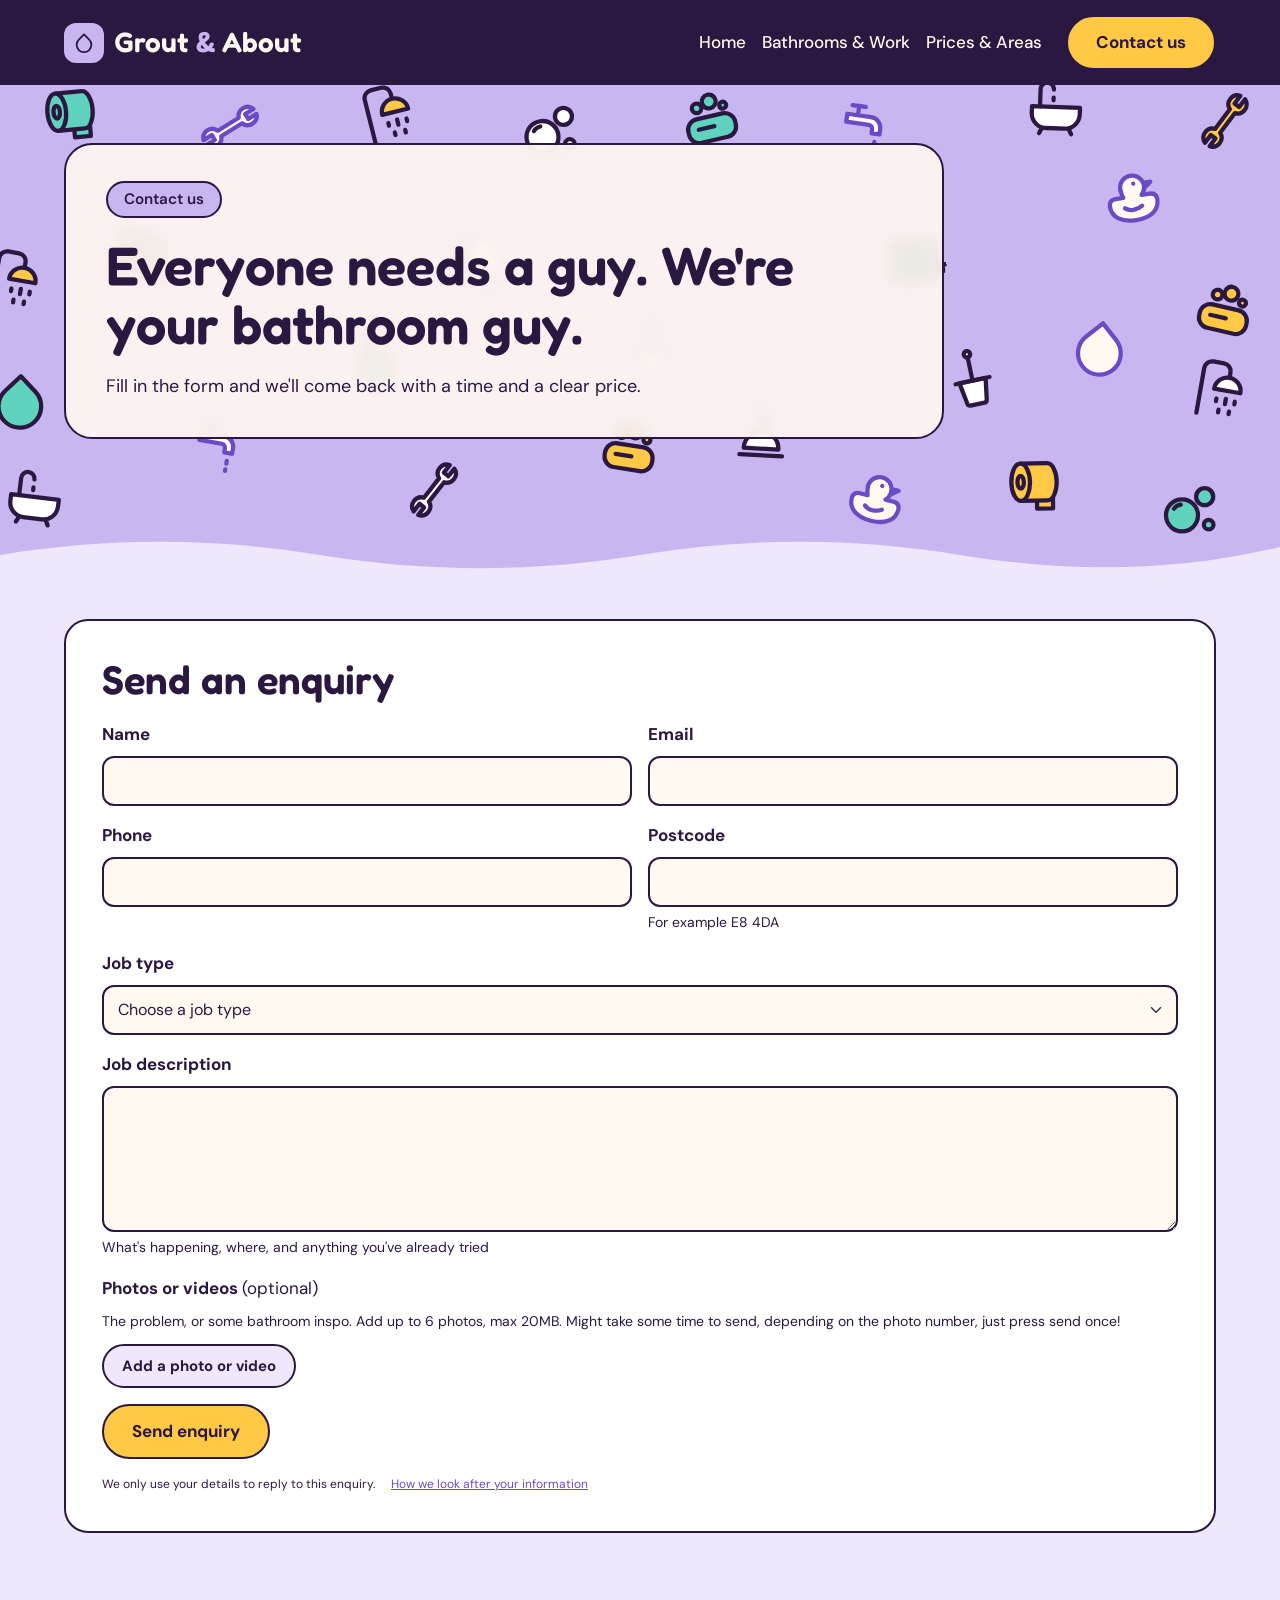
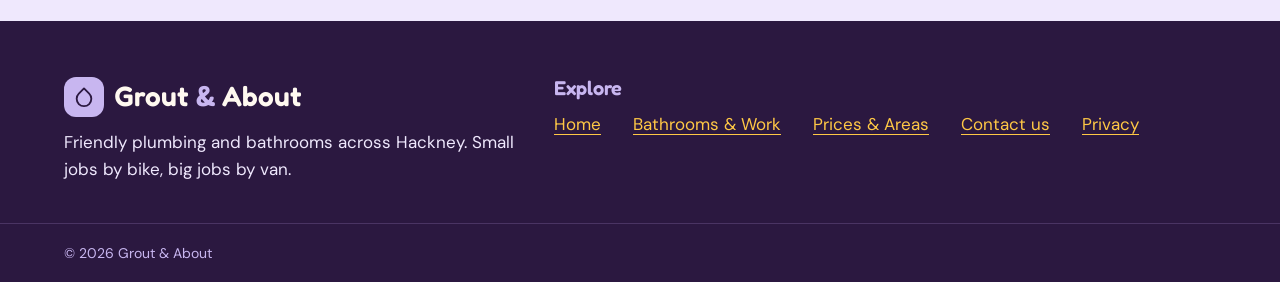
<file: contact.html>
<!DOCTYPE html>
<html lang="en">

<head>
    <meta charset="UTF-8">
    <meta name="viewport" content="width=device-width, initial-scale=1.0">
    <title>Contact us | Grout &amp; About</title>
    <meta name="description"
        content="Send Grout &amp; About an enquiry about a repair, radiator or bathroom job in Hackney. We'll come back with a time and a clear price.">

    <!-- Favicon -->
    <link rel="icon" href="assets/images/favicon/favicon-32.png" sizes="32x32" type="image/png">
    <link rel="icon" href="assets/images/favicon/favicon.svg" type="image/svg+xml">
    <link rel="apple-touch-icon" href="assets/images/favicon/apple-touch-icon.png">

    <!-- Bootstrap CSS Link -->
    <link href="https://cdn.jsdelivr.net/npm/bootstrap@5.3.8/dist/css/bootstrap.min.css" rel="stylesheet"
        integrity="sha384-sRIl4kxILFvY47J16cr9ZwB07vP4J8+LH7qKQnuqkuIAvNWLzeN8tE5YBujZqJLB" crossorigin="anonymous">

    <!-- Google Fonts: Fredoka (headings) and DM Sans (body text) -->
    <link rel="preconnect" href="https://fonts.googleapis.com">
    <link rel="preconnect" href="https://fonts.gstatic.com" crossorigin>
    <link
        href="https://fonts.googleapis.com/css2?family=DM+Sans:ital,opsz,wght@0,9..40,100..1000;1,9..40,100..1000&family=Fredoka:wght@300..700&display=swap"
        rel="stylesheet">

    <!-- Custom CSS Link -->
    <link href="assets/css/styles.css" rel="stylesheet">
</head>


<body class="d-flex flex-column min-vh-100">
    <a class="skip-link" href="#main">Skip to main content</a>

    <!-- Navbar -->
    <header class="site-header">
        <nav class="navbar navbar-expand-lg" aria-label="Main">
            <div class="container">
                <a class="navbar-brand brand d-flex align-items-center" href="index.html">
                    <span class="brand-tile" aria-hidden="true"><img src="assets/images/ui/drop.svg" alt="" width="22"
                            height="22"></span>
                    <span>Grout <span class="amp">&amp;</span> About</span>
                </a>

                <div class="d-flex align-items-center gap-2 order-lg-last">
                    <a class="btn-pill btn-gold" href="contact.html">Contact us</a>
                    <button class="navbar-toggler burger" type="button" data-bs-toggle="collapse"
                        data-bs-target="#mainNav" aria-controls="mainNav" aria-expanded="false" aria-label="Menu">
                        <svg width="22" height="22" viewBox="0 0 24 24" fill="none" stroke="currentColor"
                            stroke-width="2.4" stroke-linecap="round" aria-hidden="true">
                            <path d="M4 7h16M4 12h16M4 17h16" />
                        </svg>
                    </button>
                </div>

                <div class="collapse navbar-collapse" id="mainNav">
                    <ul class="navbar-nav ms-auto me-lg-3">
                        <li class="nav-item"><a class="nav-link" href="index.html">Home</a></li>
                        <li class="nav-item"><a class="nav-link" href="bathrooms.html">Bathrooms &amp; Work</a></li>
                        <li class="nav-item"><a class="nav-link" href="prices.html">Prices &amp; Areas</a></li>
                    </ul>
                </div>
            </div>
        </nav>
    </header>

    <main id="main">
        <!-- ### Hero ### -->
        <!-- Hero section form with the lilac and wave styling -->
        <section class="hero" aria-labelledby="hero-title">
            <!-- Div with the icon layer -->
            <div class="float-layer" aria-hidden="true">
                <img src="assets/images/icons/toilet-roll-mint.svg" alt="" width="64" height="64"
                    style="left: 3%; top: -6px; --r: -5deg;">
                <img src="assets/images/icons/spanner-cream.svg" alt="" width="64" height="64"
                    style="left: 15.5%; top: 10px; --r: 13deg;">
                <img src="assets/images/icons/shower-gold.svg" alt="" width="64" height="64"
                    style="left: 28%; top: -4px; --r: -14deg;">
                <img src="assets/images/icons/bubbles-white.svg" alt="" width="64" height="64"
                    style="left: 40.5%; top: 14px; --r: -5deg;">
                <img src="assets/images/icons/soap-mint.svg" alt="" width="64" height="64"
                    style="left: 53%; top: 2px; --r: -13deg;">
                <img src="assets/images/icons/tap-cream.svg" alt="" width="64" height="64"
                    style="left: 65.5%; top: 8px; --r: 8deg;">
                <img src="assets/images/icons/bath-white.svg" alt="" width="64" height="64"
                    style="left: 80%; top: -10px; --r: 2deg;">
                <img src="assets/images/icons/spanner-gold.svg" alt="" width="64" height="64"
                    style="left: 93.2%; top: 4px; --r: -8deg;">
                <img src="assets/images/icons/radiator-white.svg" alt="" width="64" height="64"
                    style="left: 8.3%; top: 27.5%; --r: 14deg;">
                <img src="assets/images/icons/duck-cream.svg" alt="" width="64" height="64"
                    style="left: 86%; top: 16.6%; --r: -9deg;">
                <img src="assets/images/icons/shower-gold.svg" alt="" width="64" height="64"
                    style="left: -1.2%; top: 32.9%; --r: 10deg;">
                <img src="assets/images/icons/toilet-roll-cream.svg" alt="" width="64" height="64"
                    style="left: 34.8%; top: 28.6%; --r: 6deg;">
                <img src="assets/images/icons/radiator-mint.svg" alt="" width="64" height="64"
                    style="left: 68.9%; top: 28.8%; --r: -5deg;">
                <img src="assets/images/icons/soap-gold.svg" alt="" width="64" height="64"
                    style="left: 93.2%; top: 39.0%; --r: 13deg;">
                <img src="assets/images/icons/drop-mint.svg" alt="" width="64" height="64"
                    style="left: -0.9%; top: 57.5%; --r: 2deg;">
                <img src="assets/images/icons/toilet-brush-mint.svg" alt="" width="64" height="64"
                    style="left: 26.7%; top: 48.2%; --r: -10deg;">
                <img src="assets/images/icons/toilet-brush-cream.svg" alt="" width="64" height="64"
                    style="left: 48.5%; top: 46.5%; --r: 2deg;">
                <img src="assets/images/icons/toilet-brush-white.svg" alt="" width="64" height="64"
                    style="left: 73.4%; top: 52.9%; --r: -12deg;">
                <img src="assets/images/icons/drop-cream.svg" alt="" width="64" height="64"
                    style="left: 83.4%; top: 46.7%; --r: 7deg;">
                <img src="assets/images/icons/shower-white.svg" alt="" width="64" height="64"
                    style="left: 93%; top: 55.3%; --r: 10deg;">
                <img src="assets/images/icons/bath-white.svg" alt="" width="64" height="64"
                    style="left: 0.2%; bottom: 50px; --r: 7deg;">
                <img src="assets/images/icons/tap-cream.svg" alt="" width="64" height="64"
                    style="left: 14.9%; bottom: 103px; --r: 10deg;">
                <img src="assets/images/icons/spanner-white.svg" alt="" width="64" height="64"
                    style="left: 31.4%; bottom: 57px; --r: -7deg;">
                <img src="assets/images/icons/soap-gold.svg" alt="" width="64" height="64"
                    style="left: 46.7%; bottom: 99px; --r: 9deg;">
                <img src="assets/images/icons/plunger-white.svg" alt="" width="64" height="64"
                    style="left: 57%; bottom: 117px; --r: 3deg;">
                <img src="assets/images/icons/duck-cream.svg" alt="" width="64" height="64"
                    style="left: 65.9%; bottom: 47px; --r: 14deg;">
                <img src="assets/images/icons/toilet-roll-gold.svg" alt="" width="64" height="64"
                    style="left: 78.3%; bottom: 65px; --r: -1deg;">
                <img src="assets/images/icons/bubbles-mint.svg" alt="" width="64" height="64"
                    style="left: 90.5%; bottom: 37px; --r: 0deg;">
                <!-- Extra icons for very wide screens: hidden below 1800px and 2240px -->
                <img class="wide-only" src="assets/images/icons/bubbles-cream.svg" alt="" width="64" height="64"
                    style="left: 7.5%; top: 54.7%; --r: 8deg;">
                <img class="wide-only" src="assets/images/icons/plunger-cream.svg" alt="" width="64" height="64"
                    style="left: 76%; top: 21.6%; --r: -10deg;">
                <img class="wide-only" src="assets/images/icons/plunger-mint.svg" alt="" width="64" height="64"
                    style="left: 13.5%; top: 39.8%; --r: 12deg;">
                <img class="extra-wide-only" src="assets/images/icons/spanner-white.svg" alt="" width="64" height="64"
                    style="left: 97%; top: 23.3%; --r: -6deg;">
                <img class="extra-wide-only" src="assets/images/icons/drop-white.svg" alt="" width="64" height="64"
                    style="left: 20.5%; top: 28.2%; --r: 6deg;">
                <img class="extra-wide-only" src="assets/images/icons/radiator-cream.svg" alt="" width="64" height="64"
                    style="left: 97%; bottom: 115px; --r: -12deg;">
                <img class="extra-wide-only" src="assets/images/icons/bath-gold.svg" alt="" width="64" height="64"
                    style="left: 20.5%; top: 56.4%; --r: -4deg;">
                <img class="extra-wide-only" src="assets/images/icons/toilet-roll-gold.svg" alt="" width="64"
                    height="64" style="left: 65.5%; top: 44.8%; --r: 10deg;">
            </div>
            <!-- Div with the cards -->
            <div class="container hero-inner">
                <div class="hero-card">
                    <p class="chip">Contact us
                    </p>
                    <h1 id="hero-title">Everyone needs a guy. We're your bathroom guy.
                    </h1>
                    <p class="hero-intro">
                        Fill in the form and we'll come back with a time and a clear price.
                    </p>
                </div>
            </div>
        </section>

        <section class="enquiry-section" aria-labelledby="enquiry-title">
            <div class="container">
                <!-- novalidate: main.js checks the fields itself, so it can explain each problem under the field -->
                <form id="enquiry-form" class="card card-body form-card" novalidate>
                    <h2 id="enquiry-title">
                        Send an enquiry
                    </h2>
                    <!-- Shown only when they arrive from the calculator on Prices & Areas -->
                    <p class="estimate-carry" id="estimate-carry" hidden>
                        Your calculator estimate: <strong id="carry-total"></strong> + parts
                        (<span id="carry-detail"></span>). We'll confirm it when we reply.
                    </p>
                    <input type="hidden" id="area" name="area">
                    <input type="hidden" id="minutes" name="minutes">
                    <div class="row g-3">
                        <div class="col-md-6">
                            <label for="name" class="form-label">Name</label>
                            <input type="text" class="form-control" id="name" name="name" autocomplete="name" required
                                aria-describedby="name-error" data-missing="Please enter your name.">
                            <p class="field-error" id="name-error"></p>
                        </div>
                        <div class="col-md-6">
                            <label for="email" class="form-label">Email</label>
                            <input type="email" class="form-control" id="email" name="email" autocomplete="email"
                                pattern="[^\s@]+@[^\s@]+\.[^\s@]+" required aria-describedby="email-error"
                                data-missing="Please enter your email address."
                                data-wrong="That email address isn't complete. It needs an @ and a full stop after it, like name@example.com.">
                            <p class="field-error" id="email-error"></p>
                        </div>
                        <div class="col-md-6">
                            <label for="phone" class="form-label">Phone</label>
                            <input type="tel" class="form-control" id="phone" name="phone" autocomplete="tel"
                                pattern="[0-9+\(\)\s\-]{7,30}" required aria-describedby="phone-error"
                                data-missing="Please enter your phone number."
                                data-wrong="Please enter a phone number of at least 7 digits, using only numbers, spaces, +, brackets or dashes, like 07700 900123.">
                            <p class="field-error" id="phone-error"></p>
                        </div>
                        <div class="col-md-6">
                            <label for="postcode" class="form-label">Postcode</label>
                            <input type="text" class="form-control" id="postcode" name="postcode"
                                autocomplete="postal-code" pattern="[A-Za-z]{1,2}[0-9][A-Za-z0-9]? ?[0-9][A-Za-z]{2}"
                                aria-describedby="postcode-help postcode-error" required
                                data-missing="Please enter your postcode."
                                data-wrong="Please enter your full postcode, both parts, like E8 4DA.">
                            <div id="postcode-help" class="form-text">For example E8 4DA</div>
                            <p class="field-error" id="postcode-error"></p>
                        </div>
                        <div class="col-12">
                            <label for="job-type" class="form-label">Job type</label>
                            <select class="form-select" id="job-type" name="job-type" required
                                aria-describedby="job-type-error" data-missing="Please choose the type of job.">
                                <option value="">Choose a job type</option>
                                <option value="small-repair">Small repair</option>
                                <option value="bathroom-refresh">Bathroom refresh</option>
                                <option value="bathroom-install">Full bathroom installation</option>
                                <option value="radiator-repairs">Radiator repair or replacement</option>
                                <option value="new-radiators">New radiators</option>
                                <option value="other">Other</option>
                            </select>
                            <p class="field-error" id="job-type-error"></p>
                        </div>
                        <div class="col-12">
                            <label for="description" class="form-label">Job description</label>
                            <textarea class="form-control" id="description" name="description" rows="5" required
                                aria-describedby="description-help description-error"
                                data-missing="Please tell us a little about the job."></textarea>
                            <div id="description-help" class="form-text">What's happening, where, and anything
                                you've already tried</div>
                            <p class="field-error" id="description-error"></p>
                        </div>
                        <div class="col-12">
                            <p class="form-label" id="files-title">Photos or videos <span
                                    class="label-optional">(optional)</span></p>
                            <p id="files-help" class="form-text media-help">The problem, or some bathroom inspo. Add up
                                to 6 photos, max 20MB. Might take some time to send, depending on the photo number, just
                                press send once!</p>
                            <!-- main.js adds a row here for each file added, using the template below -->
                            <ul class="list-unstyled media-list" id="media-list"></ul>
                            <!-- The real file box is hidden; the pill-shaped label below opens it -->
                            <input type="file" class="visually-hidden media-input" id="files" accept="image/*,video/*"
                                multiple aria-describedby="files-help">
                            <label for="files" class="btn-pill btn-tint btn-small add-media" id="add-media">Add a photo
                                or video</label>
                            <p class="media-note" id="media-note" role="status"></p>
                            <template id="media-template">
                                <li class="media-item">
                                    <div class="media-thumb"></div>
                                    <div class="media-text">
                                        <div class="media-head">
                                            <label class="form-label media-name"></label>
                                            <button type="button" class="media-remove">Remove</button>
                                        </div>
                                        <input type="text" class="form-control media-caption" maxlength="100"
                                            placeholder="What does it show?">
                                    </div>
                                </li>
                            </template>
                        </div>
                        <!-- Honeypot: hidden from people, so only bots fill it in -->
                        <div class="hp-field" aria-hidden="true">
                            <label for="website">Leave this empty</label>
                            <input type="text" id="website" name="website" tabindex="-1" autocomplete="off">
                        </div>
                        <div class="col-12 d-flex flex-wrap align-items-center gap-3">
                            <button type="submit" class="btn-pill btn-gold">Send enquiry</button>
                        </div>
                        <div class="col-12">
                            <p class="form-status" id="form-status" role="status"></p>
                        </div>
                        <div class="col-12 form-privacy-row">
                            <p class="form-privacy">We only use your details to reply to this enquiry.</p>
                            <p class="form-privacy"><a href="privacy.html">How we look after your
                                    information</a></p>
                        </div>
                    </div>
                </form>
            </div>
        </section>


    </main>

    <!-- Footer -->
    <footer class="site-footer mt-auto">
        <div class="container">
            <div class="row g-4">
                <div class="col-md-5">
                    <p class="brand footer-brand d-flex align-items-center">
                        <span class="brand-tile" aria-hidden="true"><img src="assets/images/ui/drop.svg" alt=""
                                width="22" height="22"></span>
                        <span>Grout <span class="amp">&amp;</span> About</span>
                    </p>
                    <p class="footer-tagline">Friendly plumbing and bathrooms across Hackney. Small jobs by bike, big
                        jobs by van.</p>
                </div>
                <div class="col-md-7">
                    <h2 class="footer-heading">Explore</h2>
                    <ul class="footer-list list-unstyled">
                        <li><a href="index.html">Home</a></li>
                        <li><a href="bathrooms.html">Bathrooms &amp; Work</a></li>
                        <li><a href="prices.html">Prices &amp; Areas</a></li>
                        <li><a href="contact.html">Contact us</a></li>
                        <li><a href="privacy.html">Privacy</a></li>
                    </ul>
                </div>
            </div>
        </div>
        <div class="footer-base">
            <div class="container">
                <p>&copy; 2026 Grout &amp; About
                </p>
            </div>
        </div>
    </footer>

    <!-- Bootstrap JS link -->
    <script src="https://cdn.jsdelivr.net/npm/bootstrap@5.3.8/dist/js/bootstrap.bundle.min.js"
        integrity="sha384-FKyoEForCGlyvwx9Hj09JcYn3nv7wiPVlz7YYwJrWVcXK/BmnVDxM+D2scQbITxI"
        crossorigin="anonymous"></script>

    <!--- Custom JS -->
    <script src="assets/js/main.js"></script>

</body>

</html>
</file>
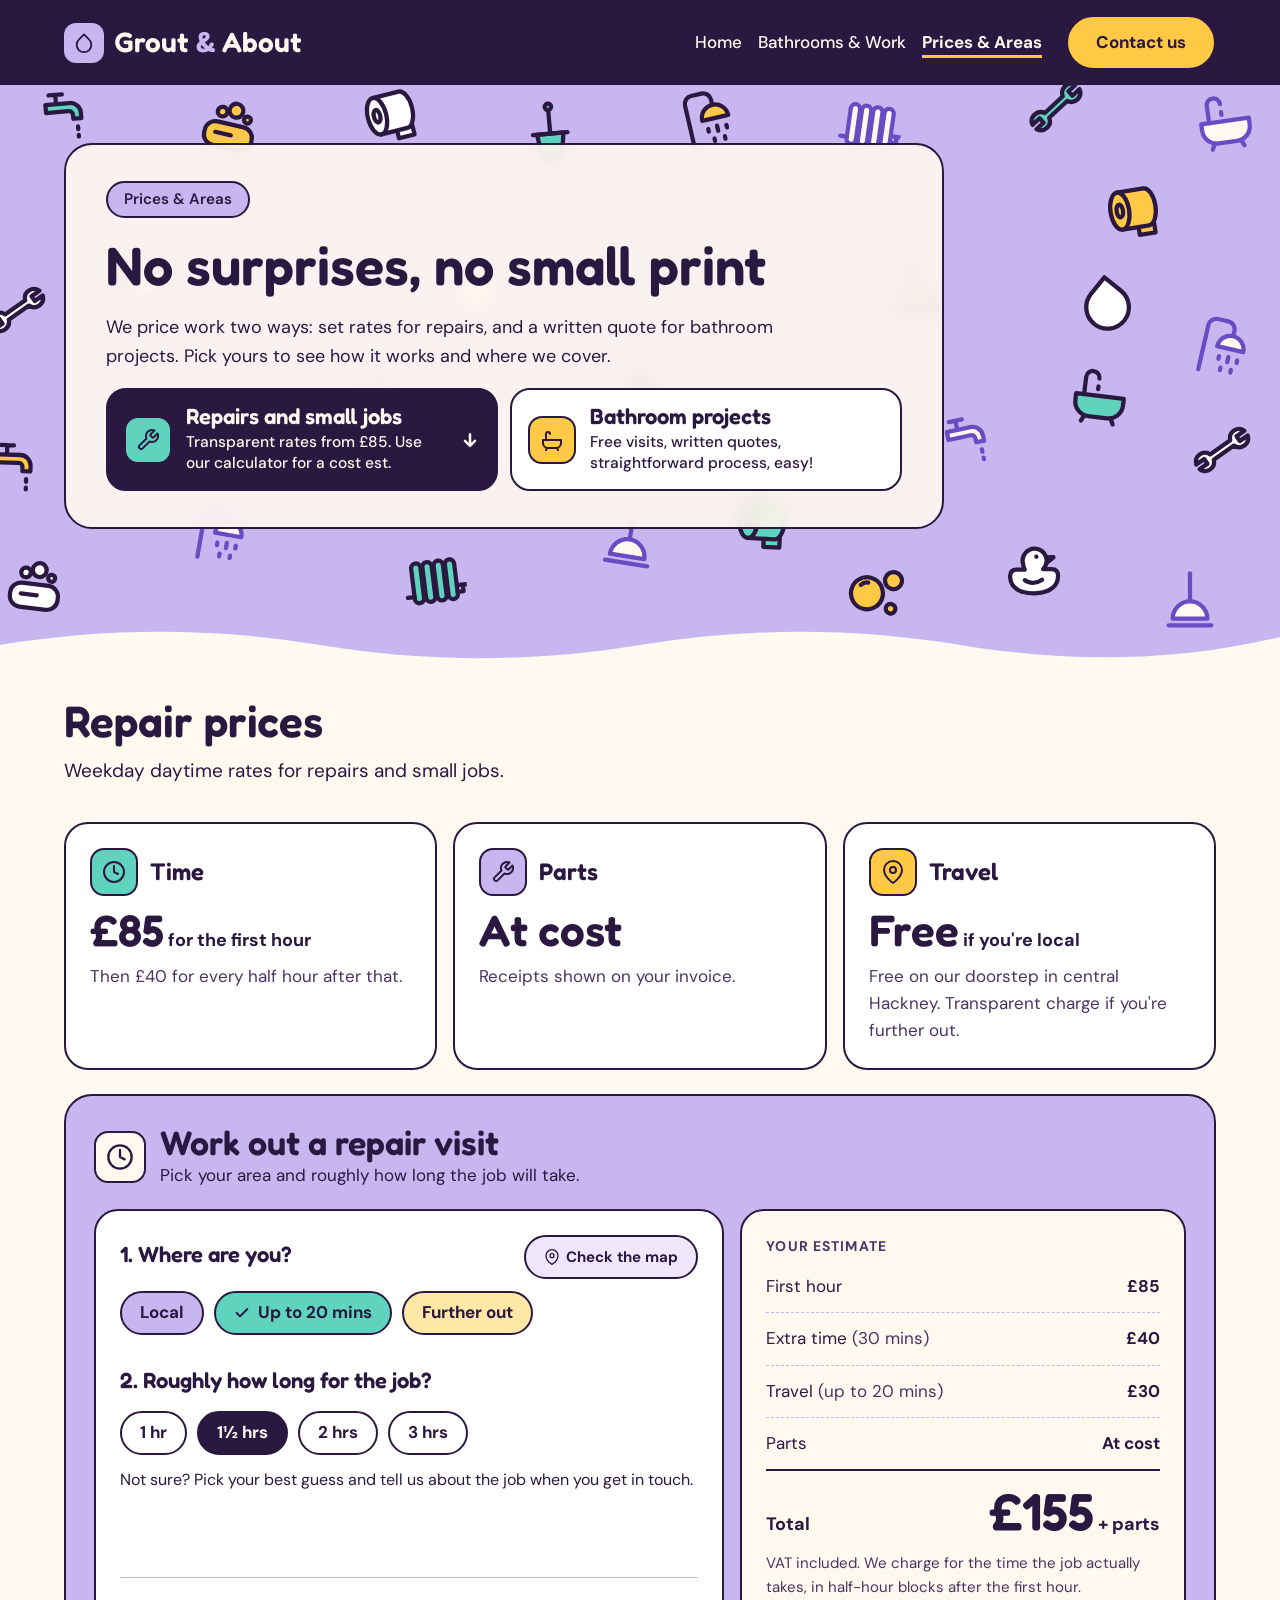
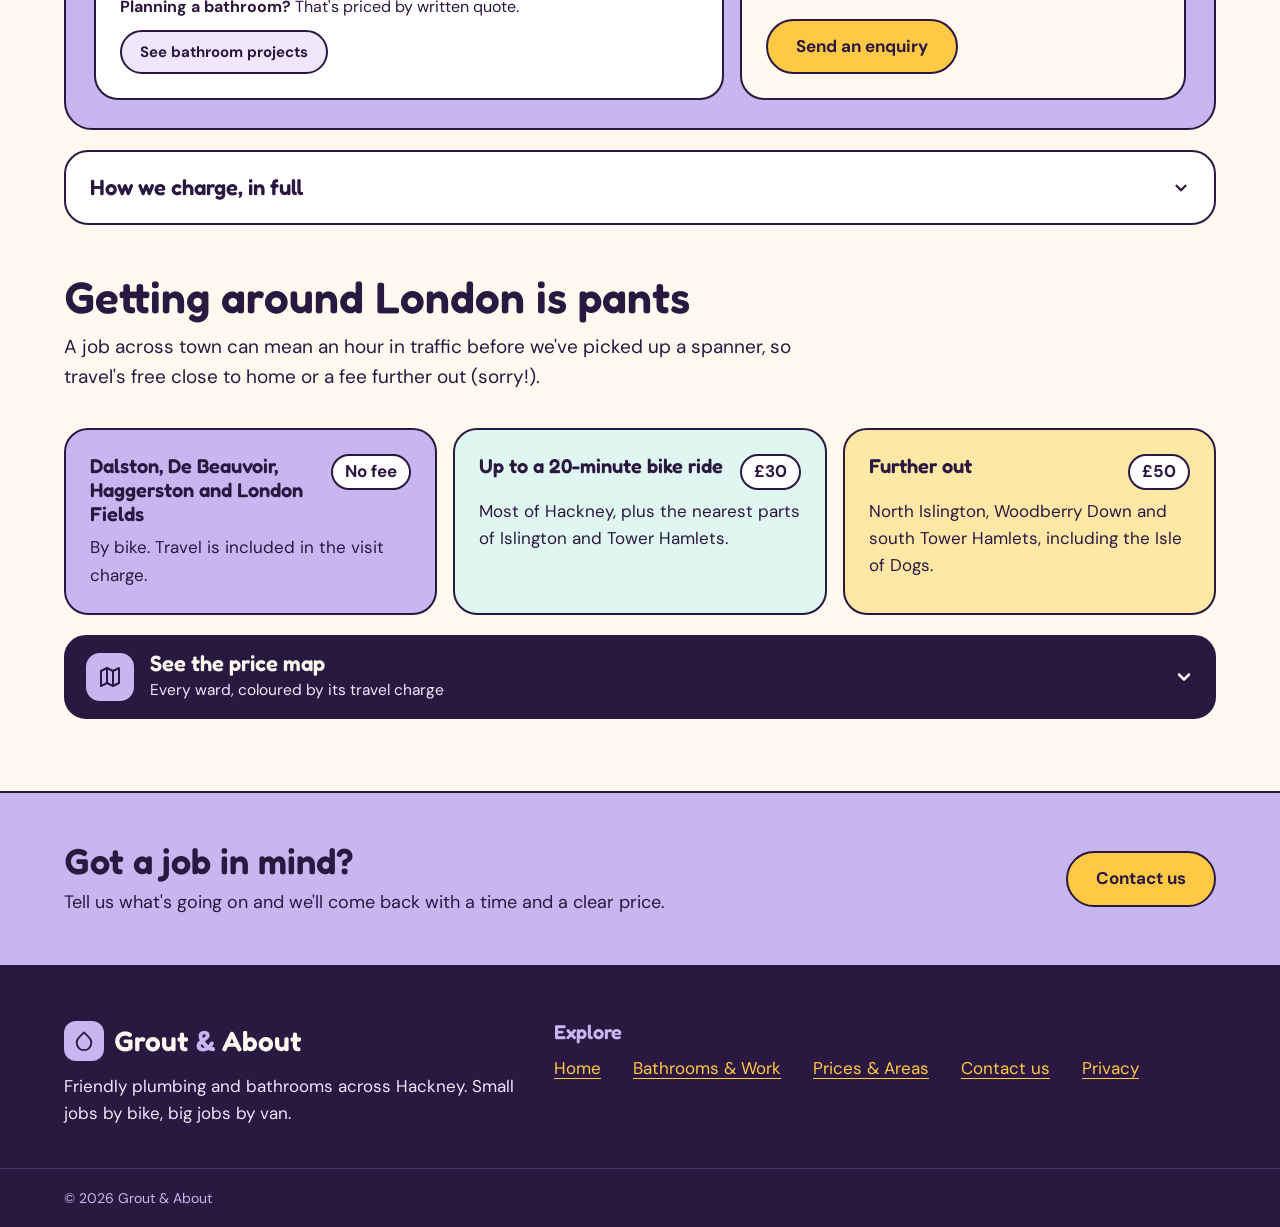
<file: prices.html>
<!DOCTYPE html>
<html lang="en">

<head>
    <meta charset="UTF-8">
    <meta name="viewport" content="width=device-width, initial-scale=1.0">
    <title>Prices &amp; Areas | Grout &amp; About</title>
    <meta name="description"
        content="Repair visits from £85 for the first hour, a calculator to work out your visit, travel charges by area and how bathroom quotes work.">

    <!-- Favicon -->
    <link rel="icon" href="assets/images/favicon/favicon-32.png" sizes="32x32" type="image/png">
    <link rel="icon" href="assets/images/favicon/favicon.svg" type="image/svg+xml">
    <link rel="apple-touch-icon" href="assets/images/favicon/apple-touch-icon.png">

    <!-- Bootstrap CSS Link -->
    <link href="https://cdn.jsdelivr.net/npm/bootstrap@5.3.8/dist/css/bootstrap.min.css" rel="stylesheet"
        integrity="sha384-sRIl4kxILFvY47J16cr9ZwB07vP4J8+LH7qKQnuqkuIAvNWLzeN8tE5YBujZqJLB" crossorigin="anonymous">

    <!-- Google Fonts: Fredoka (headings) and DM Sans (body text) -->
    <link rel="preconnect" href="https://fonts.googleapis.com">
    <link rel="preconnect" href="https://fonts.gstatic.com" crossorigin>
    <link
        href="https://fonts.googleapis.com/css2?family=DM+Sans:ital,opsz,wght@0,9..40,100..1000;1,9..40,100..1000&family=Fredoka:wght@300..700&display=swap"
        rel="stylesheet">

    <!-- Custom CSS Link -->
    <link href="assets/css/styles.css" rel="stylesheet">
</head>


<body class="d-flex flex-column min-vh-100">
    <a class="skip-link" href="#main">Skip to main content</a>

    <!-- Navbar -->
    <header class="site-header">
        <nav class="navbar navbar-expand-lg" aria-label="Main">
            <div class="container">
                <a class="navbar-brand brand d-flex align-items-center" href="index.html">
                    <span class="brand-tile" aria-hidden="true"><img src="assets/images/ui/drop.svg" alt="" width="22"
                            height="22"></span>
                    <span>Grout <span class="amp">&amp;</span> About</span>
                </a>

                <div class="d-flex align-items-center gap-2 order-lg-last">
                    <a class="btn-pill btn-gold" href="contact.html">Contact us</a>
                    <button class="navbar-toggler burger" type="button" data-bs-toggle="collapse"
                        data-bs-target="#mainNav" aria-controls="mainNav" aria-expanded="false" aria-label="Menu">
                        <svg width="22" height="22" viewBox="0 0 24 24" fill="none" stroke="currentColor"
                            stroke-width="2.4" stroke-linecap="round" aria-hidden="true">
                            <path d="M4 7h16M4 12h16M4 17h16" />
                        </svg>
                    </button>
                </div>

                <div class="collapse navbar-collapse" id="mainNav">
                    <ul class="navbar-nav ms-auto me-lg-3">
                        <li class="nav-item"><a class="nav-link" href="index.html">Home</a></li>
                        <li class="nav-item"><a class="nav-link" href="bathrooms.html">Bathrooms &amp; Work</a></li>
                        <li class="nav-item"><a class="nav-link" href="prices.html" aria-current="page">Prices &amp;
                                Areas</a></li>
                    </ul>
                </div>
            </div>
        </nav>
    </header>

    <main id="main">
        <!-- ### Hero ### -->
        <!-- Hero section form with the lilac and wave styling -->
        <section class="hero" aria-labelledby="hero-title">
            <!-- Div with the icon layer -->
            <div class="float-layer" aria-hidden="true">
                <img src="assets/images/icons/tap-mint.svg" alt="" width="64" height="64"
                    style="left: 3%; top: -6px; --r: -5deg;">
                <img src="assets/images/icons/soap-gold.svg" alt="" width="64" height="64"
                    style="left: 15.5%; top: 10px; --r: 13deg;">
                <img src="assets/images/icons/toilet-roll-white.svg" alt="" width="64" height="64"
                    style="left: 28%; top: -4px; --r: -14deg;">
                <img src="assets/images/icons/toilet-brush-mint.svg" alt="" width="64" height="64"
                    style="left: 40.5%; top: 14px; --r: -5deg;">
                <img src="assets/images/icons/shower-gold.svg" alt="" width="64" height="64"
                    style="left: 53%; top: 2px; --r: -13deg;">
                <img src="assets/images/icons/radiator-cream.svg" alt="" width="64" height="64"
                    style="left: 65.5%; top: 8px; --r: 8deg;">
                <img src="assets/images/icons/spanner-mint.svg" alt="" width="64" height="64"
                    style="left: 80%; top: -10px; --r: 2deg;">
                <img src="assets/images/icons/bath-cream.svg" alt="" width="64" height="64"
                    style="left: 93.2%; top: 4px; --r: -8deg;">
                <img src="assets/images/icons/toilet-roll-cream.svg" alt="" width="64" height="64"
                    style="left: 8.3%; top: 27.4%; --r: 14deg;">
                <img src="assets/images/icons/drop-white.svg" alt="" width="64" height="64"
                    style="left: 84%; top: 31.7%; --r: -6deg;">
                <img src="assets/images/icons/toilet-roll-gold.svg" alt="" width="64" height="64"
                    style="left: 86%; top: 15.8%; --r: -9deg;">
                <img src="assets/images/icons/spanner-white.svg" alt="" width="64" height="64"
                    style="left: -1.2%; top: 33.1%; --r: 10deg;">
                <img src="assets/images/icons/drop-cream.svg" alt="" width="64" height="64"
                    style="left: 34.8%; top: 28.6%; --r: 6deg;">
                <img src="assets/images/icons/plunger-white.svg" alt="" width="64" height="64"
                    style="left: 68.9%; top: 28.8%; --r: -5deg;">
                <img src="assets/images/icons/shower-cream.svg" alt="" width="64" height="64"
                    style="left: 93.2%; top: 39.6%; --r: 13deg;">
                <img src="assets/images/icons/tap-gold.svg" alt="" width="64" height="64"
                    style="left: -0.9%; top: 59.3%; --r: 2deg;">
                <img src="assets/images/icons/duck-white.svg" alt="" width="64" height="64"
                    style="left: 26.7%; top: 49.4%; --r: -10deg;">
                <img src="assets/images/icons/tap-white.svg" alt="" width="64" height="64"
                    style="left: 48.5%; top: 47.7%; --r: 2deg;">
                <img src="assets/images/icons/tap-cream.svg" alt="" width="64" height="64"
                    style="left: 73.4%; top: 54.5%; --r: -12deg;">
                <img src="assets/images/icons/bath-mint.svg" alt="" width="64" height="64"
                    style="left: 83.4%; top: 47.8%; --r: 7deg;">
                <img src="assets/images/icons/spanner-white.svg" alt="" width="64" height="64"
                    style="left: 93%; top: 57.0%; --r: 10deg;">
                <img src="assets/images/icons/soap-white.svg" alt="" width="64" height="64"
                    style="left: 0.2%; bottom: 50px; --r: 7deg;">
                <img src="assets/images/icons/shower-cream.svg" alt="" width="64" height="64"
                    style="left: 14.9%; bottom: 103px; --r: 10deg;">
                <img src="assets/images/icons/radiator-mint.svg" alt="" width="64" height="64"
                    style="left: 31.4%; bottom: 57px; --r: -7deg;">
                <img src="assets/images/icons/plunger-cream.svg" alt="" width="64" height="64"
                    style="left: 46.7%; bottom: 99px; --r: 9deg;">
                <img src="assets/images/icons/toilet-roll-mint.svg" alt="" width="64" height="64"
                    style="left: 57%; bottom: 117px; --r: 3deg;">
                <img src="assets/images/icons/bubbles-gold.svg" alt="" width="64" height="64"
                    style="left: 65.9%; bottom: 47px; --r: 14deg;">
                <img src="assets/images/icons/duck-white.svg" alt="" width="64" height="64"
                    style="left: 78.3%; bottom: 65px; --r: -1deg;">
                <img src="assets/images/icons/plunger-cream.svg" alt="" width="64" height="64"
                    style="left: 90.5%; bottom: 37px; --r: 0deg;">
                <!-- Extra icons for very wide screens: hidden below 1800px and 2240px -->
                <img class="wide-only" src="assets/images/icons/drop-mint.svg" alt="" width="64" height="64"
                    style="left: 7.5%; top: 56.4%; --r: 8deg;">
                <img class="wide-only" src="assets/images/icons/bubbles-cream.svg" alt="" width="64" height="64"
                    style="left: 76%; top: 21.1%; --r: -10deg;">
                <img class="wide-only" src="assets/images/icons/bubbles-white.svg" alt="" width="64" height="64"
                    style="left: 13.5%; top: 40.5%; --r: 12deg;">
                <img class="extra-wide-only" src="assets/images/icons/soap-mint.svg" alt="" width="64" height="64"
                    style="left: 97%; top: 22.9%; --r: -6deg;">
                <img class="extra-wide-only" src="assets/images/icons/radiator-cream.svg" alt="" width="64" height="64"
                    style="left: 20.5%; top: 28.2%; --r: 6deg;">
                <img class="extra-wide-only" src="assets/images/icons/bath-gold.svg" alt="" width="64" height="64"
                    style="left: 97%; bottom: 115px; --r: -12deg;">
                <img class="extra-wide-only" src="assets/images/icons/toilet-brush-mint.svg" alt="" width="64"
                    height="64" style="left: 20.5%; top: 58.2%; --r: -4deg;">
                <img class="extra-wide-only" src="assets/images/icons/toilet-brush-mint.svg" alt="" width="64"
                    height="64" style="left: 65.5%; top: 45.8%; --r: 10deg;">
            </div>
            <!-- Div with the pane cards -->
            <div class="container hero-inner">
                <div class="hero-card">
                    <p class="chip">Prices &amp; Areas
                    </p>
                    <h1 id="hero-title">No surprises, no small print
                    </h1>
                    <p class="hero-intro">
                        We price work two ways: set rates for repairs, and a written quote for bathroom projects. Pick
                        yours to see how it works and where we cover.
                    </p>
                    <div class="job-tabs" role="tablist" aria-label="Type of job">
                        <!-- Repairs tab button -->
                        <button class="job-tab active" id="tab-repairs" type="button" role="tab" data-bs-toggle="tab"
                            data-bs-target="#pane-repairs" aria-controls="pane-repairs" aria-selected="true">
                            <span class="icon-tile tile-mint" aria-hidden="true">
                                <img src="assets/images/ui/wrench.svg" alt="" width="28" height="28">
                            </span>
                            <span class="job-tab-text">
                                <span class="job-tab-title">Repairs and small jobs</span>
                                Transparent rates from &pound;85. Use our calculator for a cost est.
                            </span>
                            <svg class="job-tab-arrow" aria-hidden="true" width="20" height="20" viewBox="0 0 24 24"
                                fill="none" stroke="currentColor" stroke-width="3" stroke-linecap="round"
                                stroke-linejoin="round">
                                <path d="M12 5v14M6 13l6 6 6-6" />
                            </svg>
                        </button>
                        <!-- Bathroom quote tab button -->
                        <button class="job-tab" id="tab-projects" type="button" role="tab" data-bs-toggle="tab"
                            data-bs-target="#pane-projects" aria-controls="pane-projects" aria-selected="false">
                            <span class="icon-tile tile-gold" aria-hidden="true">
                                <img src="assets/images/ui/bath.svg" alt="" width="28" height="28">
                            </span>
                            <span class="job-tab-text">
                                <span class="job-tab-title">Bathroom projects</span>
                                Free visits, written quotes, straightforward process, easy!
                            </span>
                            <svg class="job-tab-arrow" aria-hidden="true" width="20" height="20" viewBox="0 0 24 24"
                                fill="none" stroke="currentColor" stroke-width="3" stroke-linecap="round"
                                stroke-linejoin="round">
                                <path d="M12 5v14M6 13l6 6 6-6" />
                            </svg>
                        </button>
                    </div>
                </div>
            </div>
        </section>

        <!-- ### Pane Content ### -->
        <div class="tab-content">
            <div class="tab-pane fade show active" id="pane-repairs" role="tabpanel" aria-labelledby="tab-repairs"
                tabindex="0">
                <section class="section pb-4" id="prices" aria-labelledby="prices-title">
                    <div class="container">
                        <div class="section-intro">
                            <h2 id="prices-title">Repair prices</h2>
                            <p>Weekday daytime rates for repairs and small jobs.</p>
                        </div>
                        <ul class="list-unstyled row row-cols-1 row-cols-lg-3 g-3 mb-4 rate-cards">
                            <!-- Card one-->
                            <li class="col">
                                <div class="card card-body h-100 rate-card">
                                    <div class="rate-card-head">
                                        <span class="icon-tile tile-mint" aria-hidden="true">
                                            <img src="assets/images/ui/clock.svg" alt="" width="24" height="24">
                                        </span>
                                        <h3>Time</h3>
                                    </div>
                                    <p class="rate-big">
                                        <span class="rate-num">&pound;85</span>
                                        for the first hour
                                    </p>
                                    <p class="rate-note">Then £40 for every half hour after that.</p>
                                </div>
                            </li>
                            <!-- Card two-->
                            <li class="col">
                                <div class="card card-body h-100 rate-card">
                                    <div class="rate-card-head">
                                        <span class="icon-tile tile-lilac" aria-hidden="true">
                                            <img src="assets/images/ui/wrench.svg" alt="" width="24" height="24">
                                        </span>
                                        <h3>Parts</h3>
                                    </div>
                                    <p class="rate-big">
                                        <span class="rate-num">At cost</span>
                                    </p>
                                    <p class="rate-note">Receipts shown on your invoice.</p>
                                </div>
                            </li>
                            <!-- Card three -->
                            <li class="col">
                                <div class="card card-body h-100 rate-card">
                                    <div class="rate-card-head">
                                        <span class="icon-tile tile-gold" aria-hidden="true">
                                            <img src="assets/images/ui/pin.svg" alt="" width="24" height="24">
                                        </span>
                                        <h3>Travel</h3>
                                    </div>
                                    <p class="rate-big">
                                        <span class="rate-num">Free</span>
                                        if you're local
                                    </p>
                                    <p class="rate-note">Free on our doorstep in central Hackney. Transparent
                                        charge if you're further out.</p>
                                </div>
                            </li>
                        </ul>
                        <!-- Calculator start -->
                        <div class="card card-body calc" id="calc" role="group" aria-labelledby="calc-title">
                            <div class="calc-head">
                                <span class="icon-tile icon-tile-md tile-cream calc-icon" aria-hidden="true">
                                    <img src="assets/images/ui/clock.svg" alt="" width="28" height="28">
                                </span>
                                <div>
                                    <h3 id="calc-title">Work out a repair visit</h3>
                                    <p>Pick your area and roughly how long the job will take.</p>
                                </div>
                            </div>
                            <div class="row g-3">
                                <div class="col-12 col-lg-7">
                                    <div class="card card-body h-100 calc-box">
                                        <fieldset>
                                            <legend class="calc-legend">1. Where are you?</legend>
                                            <button type="button" class="btn-pill btn-tint btn-small check-map"
                                                id="check-map">
                                                <img src="assets/images/ui/pin.svg" alt="" width="16" height="16">
                                                <span class="d-none d-sm-inline">Check the map</span><span
                                                    class="d-sm-none">Map</span>
                                            </button>
                                            <div class="pick-row zone-row">
                                                <input type="radio" class="btn-check" name="zone" id="zone-local"
                                                    value="0">
                                                <label class="pick-pill zone zone-local" for="zone-local">Local</label>
                                                <input type="radio" class="btn-check" name="zone" id="zone-near"
                                                    value="30" checked>
                                                <label class="pick-pill zone zone-near" for="zone-near">Up to 20
                                                    mins</label>
                                                <input type="radio" class="btn-check" name="zone" id="zone-far"
                                                    value="50">
                                                <label class="pick-pill zone zone-far" for="zone-far">Further
                                                    out</label>
                                            </div>
                                        </fieldset>

                                        <fieldset>
                                            <legend class="calc-legend">2. Roughly how long for the job?</legend>
                                            <div class="pick-row time-row">
                                                <input type="radio" class="btn-check" name="time" id="time-60"
                                                    value="60">
                                                <label class="pick-pill" for="time-60">1 hr</label>
                                                <input type="radio" class="btn-check" name="time" id="time-90"
                                                    value="90" checked>
                                                <label class="pick-pill" for="time-90">1&frac12; hrs</label>
                                                <input type="radio" class="btn-check" name="time" id="time-120"
                                                    value="120">
                                                <label class="pick-pill" for="time-120">2 hrs</label>
                                                <input type="radio" class="btn-check" name="time" id="time-180"
                                                    value="180">
                                                <label class="pick-pill" for="time-180">3 hrs</label>
                                            </div>
                                            <p class="calc-hint">Not sure? Pick your best guess and tell us about the
                                                job when you get in touch.</p>
                                        </fieldset>

                                        <div class="switch-row calc-switch">
                                            <p><strong>Planning a bathroom?</strong> That's priced by written quote.</p>
                                            <button type="button" class="btn-pill btn-tint btn-small"
                                                data-show-tab="#tab-projects">See bathroom projects</button>
                                        </div>
                                    </div> <!-- .calc-box -->
                                </div>
                                <div class="col-12 col-lg-5">
                                    <div class="card card-body h-100 estimate">
                                        <p class="estimate-label">Your estimate</p>
                                        <dl class="estimate-lines">
                                            <div>
                                                <dt>First hour</dt>
                                                <dd>&pound;85</dd>
                                            </div>
                                            <div>
                                                <dt>Extra time <span id="extra-label">(30 mins)</span></dt>
                                                <dd id="extra-price">&pound;40</dd>
                                            </div>
                                            <div>
                                                <dt>Travel <span id="travel-label">(up to 20 mins)</span></dt>
                                                <dd id="travel-price">&pound;30</dd>
                                            </div>
                                            <div>
                                                <dt>Parts</dt>
                                                <dd>At cost</dd>
                                            </div>
                                        </dl>
                                        <div class="estimate-total">
                                            <span>Total</span>
                                            <output aria-live="polite"><span class="total-num"
                                                    id="total-price">&pound;155</span> + parts</output>
                                        </div>
                                        <p class="estimate-note">VAT included. We charge for the time the job actually
                                            takes, in half-hour blocks after the first hour.</p>
                                        <a class="btn-pill btn-gold align-self-start mt-auto" href="contact.html"
                                            id="estimate-enquiry">Send an enquiry</a>
                                    </div>
                                </div>
                            </div>
                        </div>
                        <!-- Calculator end -->
                        <!-- How we charge pill box -->
                        <details class="charge-details">
                            <summary>
                                How we charge, in full <img class="chev" src="assets/images/ui/chevron-down.svg" alt=""
                                    width="18" height="18">
                            </summary>
                            <ul class="tick-list">
                                <li>Every visit starts at £85, which covers your first hour of work.</li>
                                <li>After that it's £40 for each half hour, charged in half-hour blocks.</li>
                                <li>Parts are charged at cost, with the receipts on your invoice.</li>
                                <li>Travel is included in Dalston, De Beauvoir, Haggerston and London Fields. It's
                                    £30
                                    up to a 20-minute bike ride and £50 further out. The map below shows which is
                                    which.</li>
                                <li>VAT is included in all our prices and quotes.</li>
                            </ul>
                        </details>
                    </div>
                </section>
                <!-- Getting around London section -->
                <section class="section pt-4" id="areas" aria-labelledby="areas-title">
                    <div class="container">
                        <div class="section-intro">
                            <h2 id="areas-title">Getting around London is pants</h2>
                            <p>A job across town can mean an hour in traffic before we've picked up a spanner, so
                                travel's free close to home or a fee further out (sorry!).</p>
                        </div>
                        <ul class="list-unstyled row row-cols-1 row-cols-lg-3 g-3 zone-cards">
                            <li class="col">
                                <div class="card card-body h-100 zone-card zone-card-local">
                                    <div class="zone-card-head">
                                        <h3>Dalston, De Beauvoir, Haggerston and London Fields</h3>
                                        <span class="price-tag">No fee</span>
                                    </div>
                                    <p>By bike. Travel is included in the visit charge.</p>
                                </div>
                            </li>
                            <li class="col">
                                <div class="card card-body h-100 zone-card zone-card-near">
                                    <div class="zone-card-head">
                                        <h3>Up to a 20-minute bike ride</h3>
                                        <span class="price-tag">£30</span>
                                    </div>
                                    <p>Most of Hackney, plus the nearest parts of Islington and Tower Hamlets.</p>
                                </div>
                            </li>
                            <li class="col">
                                <div class="card card-body h-100 zone-card zone-card-far">
                                    <div class="zone-card-head">
                                        <h3>Further out</h3>
                                        <span class="price-tag">£50</span>
                                    </div>
                                    <p>North Islington, Woodberry Down and south Tower Hamlets, including the Isle
                                        of
                                        Dogs.</p>
                                </div>
                            </li>
                        </ul>
                        <button class="map-toggle collapsed" id="price-map-btn" type="button" data-bs-toggle="collapse"
                            data-bs-target="#price-map" aria-expanded="false" aria-controls="price-map">
                            <span class="icon-tile tile-lilac" aria-hidden="true">
                                <img src="assets/images/ui/map.svg" alt="" width="24" height="24">
                            </span>
                            <span class="map-toggle-text">
                                <span class="map-toggle-title"><span class="when-closed">See</span><span
                                        class="when-open">Hide</span> the price map</span>
                                <span class="map-toggle-sub">Every ward, coloured by its travel charge</span>
                            </span>
                            <svg class="chev" aria-hidden="true" width="20" height="20" viewBox="0 0 24 24" fill="none"
                                stroke="currentColor" stroke-width="3" stroke-linecap="round" stroke-linejoin="round">
                                <path d="M6 9l6 6 6-6" />
                            </svg>
                        </button>
                        <!-- Repair map in bottom footer-->
                        <div class="collapse" id="price-map">
                            <figure class="card map-figure">
                                <svg viewBox="0 0 560 543" width="100%" role="img" aria-labelledby="map-title"
                                    xmlns="http://www.w3.org/2000/svg">
                                    <title id="map-title">Map of travel charges: Dalston, De Beauvoir, Haggerston and
                                        London Fields have no travel fee; areas within about a 20-minute bike ride,
                                        covering most of Hackney and the nearest parts of Islington and Tower Hamlets,
                                        are £30; the rest of Islington, Tower Hamlets and Woodberry Down are £50.
                                    </title>
                                    <g stroke-linejoin="round">
                                        <path
                                            d="M10.6 60.2L17.5 65.6L23.6 63.8L48.8 44.7L56.6 40.8L69.0 37.7L78.3 38.0L82.1 34.9L96.8 30.2L99.1 34.4L96.8 36.4L103.7 37.7L110.6 46.3L108.8 48.6L112.5 57.4L127.5 68.3L147.6 90.2L150.6 88.5L178.4 57.0L172.8 40.5L176.4 39.4L183.0 40.8L187.2 38.6L194.3 38.5L199.9 36.3L210.2 36.8L208.8 34.6L231.0 29.4L247.0 33.3L248.6 30.2L250.6 31.1L253.3 29.2L260.3 29.5L280.0 25.5L279.9 23.9L299.3 17.5L295.7 9.7L296.6 5.1L300.5 0.0L0.0 0.0L0.0 56.8Z"
                                            fill="#F3EFF9" stroke="#D9CFF0" stroke-width="1" />
                                        <path
                                            d="M295.7 9.7L308.7 46.4L316.1 56.7L322.9 59.1L326.6 68.1L334.0 73.2L349.6 91.8L347.5 101.0L354.9 106.1L364.5 108.4L372.1 106.1L376.8 109.6L385.5 107.8L396.0 112.6L407.2 108.5L412.9 110.4L422.0 116.7L427.0 123.6L428.4 130.6L431.6 131.1L447.4 142.7L452.7 163.6L473.8 156.9L478.6 159.2L481.3 171.8L498.3 164.9L499.0 166.3L510.9 161.8L522.9 159.8L524.8 161.4L531.3 161.1L531.4 167.7L544.6 164.5L548.9 159.0L544.8 152.5L550.0 147.1L551.7 149.7L560.0 145.1L560.0 0.0L300.5 0.0L296.6 5.1Z"
                                            fill="#F3EFF9" stroke="#D9CFF0" stroke-width="1" />
                                        <path
                                            d="M437.6 243.3L438.7 247.3L443.2 251.2L445.7 259.2L448.7 263.1L448.9 269.8L451.9 274.9L463.9 283.0L474.3 286.1L475.8 290.5L481.4 295.7L485.2 302.8L483.3 316.3L484.1 320.8L487.3 303.9L483.8 297.5L487.2 298.2L489.0 302.5L494.3 301.8L496.9 299.5L496.5 293.9L497.9 291.8L498.2 299.0L503.4 297.9L508.7 292.4L515.3 276.1L517.7 280.4L514.4 286.2L513.7 291.5L504.2 298.6L488.8 306.0L486.3 321.9L481.4 333.3L481.7 337.3L488.7 343.3L493.6 354.6L497.4 349.2L502.8 347.5L502.6 345.9L522.3 360.6L526.6 366.9L520.3 387.5L524.3 387.1L526.2 374.0L529.2 369.8L533.3 367.4L536.4 368.7L539.6 374.4L539.8 378.8L534.2 392.7L545.5 397.5L547.7 400.7L545.0 410.4L553.1 419.0L557.9 420.9L556.8 423.6L560.0 428.4L560.0 145.1L551.8 149.7L550.0 147.1L544.8 152.5L548.9 159.0L544.6 164.5L531.5 167.7L531.3 161.1L524.8 161.4L522.9 159.8L510.9 161.8L499.0 166.3L498.4 164.9L481.3 171.8L478.6 159.2L473.8 156.9L452.7 163.6L445.6 162.6L445.7 168.4L450.8 184.7L455.6 213.1L453.8 219.1L450.0 221.5L449.5 225.8L445.9 230.4L444.0 236.4Z"
                                            fill="#F3EFF9" stroke="#D9CFF0" stroke-width="1" />
                                        <path
                                            d="M1.1 309.6L5.8 308.4L7.8 315.4L11.7 315.4L12.0 311.6L14.1 312.3L13.5 315.5L16.0 316.1L36.4 343.7L38.7 342.2L40.4 344.8L42.5 343.4L46.6 351.1L48.3 350.3L52.2 353.5L51.8 355.9L57.8 353.7L61.9 370.7L68.7 378.0L70.3 377.9L85.3 364.4L88.0 367.3L89.0 365.9L97.1 367.9L113.6 359.5L116.6 366.2L124.5 363.3L116.7 347.2L137.5 349.9L146.2 345.5L140.3 325.4L136.0 325.9L133.5 320.8L121.7 316.9L117.3 312.2L115.2 307.1L119.8 302.0L111.0 294.5L109.3 283.1L95.8 276.9L86.3 277.9L86.9 243.1L77.6 220.4L70.7 185.1L60.1 173.5L57.1 163.2L46.4 152.6L42.1 145.7L36.3 142.3L22.3 113.3L23.7 91.3L17.5 65.6L10.6 60.2L0.0 56.8L0.0 305.6Z"
                                            fill="#F3EFF9" stroke="#D9CFF0" stroke-width="1" />
                                        <path
                                            d="M116.7 347.2L124.5 363.3L126.2 371.7L123.2 372.5L124.0 375.2L121.2 377.8L124.5 382.9L124.7 388.3L165.0 388.3L178.0 391.4L181.3 389.5L181.1 391.9L192.6 396.1L209.3 398.5L235.8 404.9L238.4 399.3L237.2 398.1L238.0 395.9L241.4 392.4L247.1 389.8L249.5 394.3L258.9 391.6L254.7 368.1L244.8 356.2L240.3 346.0L240.5 343.2L236.0 343.7L239.0 329.1L230.3 326.6L227.8 333.4L223.1 338.3L215.8 335.6L212.4 344.1L199.3 337.7L200.4 333.5L191.1 331.8L190.6 329.4L184.3 329.3L181.6 320.3L177.0 321.8L175.8 319.2L171.7 321.6L173.6 328.7L172.7 333.6L137.5 349.9ZM148.4 400.6L148.3 401.7L150.2 400.9Z"
                                            fill="#F3EFF9" stroke="#D9CFF0" stroke-width="1" />
                                        <path
                                            d="M124.8 467.9L126.6 473.3L147.7 484.1L153.2 496.7L135.2 526.6L142.5 531.9L139.6 538.8L144.8 542.5L328.2 542.5L327.4 531.1L325.7 527.6L327.8 525.8L328.1 522.0L324.3 515.1L329.0 517.2L329.9 515.8L336.3 515.1L337.8 512.9L331.3 508.5L333.3 506.4L350.0 499.9L350.0 501.7L364.8 503.1L364.1 502.2L371.7 497.8L369.1 493.5L372.6 491.5L371.0 488.1L375.3 487.2L382.2 491.3L399.1 486.5L398.2 480.8L396.1 480.7L398.1 479.2L398.6 472.2L394.0 473.3L393.6 472.2L398.5 470.4L397.1 465.2L398.7 457.8L397.9 447.8L399.2 447.7L399.3 424.2L396.9 424.1L396.7 420.0L392.8 413.3L383.8 408.8L382.0 412.6L382.2 408.2L368.2 406.8L357.5 409.8L354.2 415.4L352.8 414.3L350.0 416.9L351.6 419.7L348.5 418.6L344.9 421.8L345.9 425.2L340.9 424.1L342.2 426.0L335.5 432.2L312.8 443.5L290.2 444.8L278.4 440.3L277.8 441.4L265.9 436.0L256.8 445.2L265.6 434.0L259.2 428.3L230.0 415.4L217.7 411.6L212.7 412.0L192.1 408.2L178.1 401.9L148.4 401.7L148.3 400.5L133.9 401.6L136.3 409.9L139.1 409.1L142.1 420.2L142.4 429.6L138.9 431.4L141.1 436.0L143.5 434.3L144.0 437.0L135.9 445.8L129.0 466.2Z"
                                            fill="#F3EFF9" stroke="#D9CFF0" stroke-width="1" />
                                        <path
                                            d="M424.1 531.2L425.7 528.6L415.8 519.0L410.4 511.2L409.3 511.6L409.5 509.5L399.1 486.5L382.2 491.3L375.3 487.2L371.0 488.1L372.6 491.5L369.1 493.5L371.7 497.8L364.1 502.2L364.8 503.1L350.0 501.7L350.0 499.9L333.3 506.4L331.3 508.5L337.7 512.9L336.3 515.1L329.9 515.8L329.0 517.2L324.2 515.0L328.1 522.0L327.8 525.7L325.7 527.5L327.4 531.1L328.2 542.5L422.6 542.5Z"
                                            fill="#F3EFF9" stroke="#D9CFF0" stroke-width="1" />
                                        <path
                                            d="M559.5 464.9L529.3 423.9L522.7 420.9L514.2 423.2L508.8 427.2L504.3 436.5L506.1 437.0L504.9 441.2L503.7 441.2L503.8 449.1L508.0 468.9L510.7 474.7L513.9 473.5L514.0 475.5L515.0 475.1L514.8 479.2L516.9 481.3L518.2 487.5L519.6 487.1L520.7 493.3L519.7 506.2L516.2 515.7L500.1 532.1L486.2 538.1L476.9 539.0L473.1 540.6L472.8 542.3L469.6 542.5L560.0 542.5ZM458.5 541.7L457.3 542.5L462.5 542.5ZM454.8 541.1L449.3 541.3L449.3 542.5L454.7 542.5ZM446.1 539.7L432.7 533.8L425.7 528.6L424.1 531.2L422.6 542.5L446.9 542.5Z"
                                            fill="#F3EFF9" stroke="#D9CFF0" stroke-width="1" />
                                        <path
                                            d="M366.1 389.6L366.1 394.1L380.3 395.7L383.3 393.1L381.9 396.4L386.8 396.3L388.0 398.0L396.4 400.2L398.3 402.6L401.8 402.8L407.7 399.1L402.1 404.8L405.9 408.2L407.0 407.2L412.7 416.6L412.3 419.0L411.0 418.4L412.1 420.6L412.7 416.9L418.6 429.8L416.3 438.2L414.7 477.7L415.6 480.1L420.4 481.4L416.9 482.5L416.6 484.2L422.3 499.8L428.8 509.5L438.6 518.4L454.6 525.0L471.5 525.0L488.3 519.8L495.4 513.9L493.7 511.4L496.0 513.2L498.6 509.2L500.8 498.8L500.0 491.1L494.9 478.5L492.6 477.9L489.9 472.6L492.0 471.3L487.3 457.4L486.2 457.6L484.5 443.8L481.4 440.8L484.9 439.9L486.4 431.0L492.0 421.7L491.4 419.8L492.7 420.4L499.5 411.6L505.4 406.9L521.8 402.6L523.4 403.9L524.2 401.9L531.5 402.5L541.9 407.5L542.5 399.3L533.4 396.4L530.8 392.7L537.0 377.8L534.6 371.2L532.0 371.1L530.6 373.4L526.4 389.6L521.1 390.7L517.5 387.8L523.8 367.7L520.7 362.3L502.4 349.7L499.4 350.7L496.2 357.4L493.6 358.4L490.7 357.3L488.1 346.9L479.6 338.1L479.0 327.4L481.4 327.4L484.1 320.8L484.3 308.0L464.9 312.8L438.5 312.6L433.0 315.0L416.7 333.4L429.2 341.8L436.4 356.5L430.6 360.2L429.3 367.6L426.4 371.9L435.3 371.9L435.4 380.1L442.1 380.3L438.6 388.4L413.9 382.5L406.9 379.6L376.4 377.9L373.7 385.5ZM171.2 69.0L175.8 71.0L174.9 73.8L176.9 75.5L178.2 73.9L181.1 76.3L185.1 76.4L190.8 94.3L193.1 93.4L192.9 86.7L205.7 73.6L206.9 63.2L219.7 60.4L222.8 57.0L223.6 53.2L226.0 53.1L229.9 59.8L234.9 57.7L233.8 51.5L238.8 34.9L245.1 36.7L247.0 33.3L231.0 29.4L208.8 34.6L210.1 36.8L199.9 36.3L194.3 38.5L187.2 38.6L183.0 40.8L176.4 39.4L172.8 40.5L178.4 57.0L171.2 65.6L172.9 66.9ZM17.5 65.6L23.7 91.3L22.3 113.2L36.3 142.3L42.1 145.7L46.4 152.6L57.1 163.2L60.1 173.5L70.7 185.1L73.2 198.8L96.6 189.0L96.0 186.1L99.0 179.0L107.4 166.2L111.3 170.9L124.7 160.3L106.0 137.6L125.8 124.6L131.8 134.2L137.6 119.9L141.0 105.4L146.5 104.2L152.2 106.7L156.2 112.2L160.9 110.0L161.2 108.0L166.1 107.4L149.4 89.6L147.6 90.1L127.5 68.3L112.5 57.4L108.8 48.5L110.6 46.4L103.7 37.7L96.8 36.4L99.1 34.4L96.8 30.2L82.1 34.9L78.3 38.0L69.0 37.7L56.6 40.8L48.8 44.7L23.7 63.8Z"
                                            fill="#FFE7A6" />
                                        <path
                                            d="M73.2 198.8L77.6 220.4L86.9 243.1L86.3 278.0L95.8 276.9L109.3 283.1L111.0 294.5L119.8 302.0L115.2 307.1L117.3 312.2L121.7 316.9L133.5 320.8L136.0 326.0L140.3 325.4L146.2 345.5L172.7 333.6L173.6 328.7L171.7 321.6L175.8 319.2L177.0 321.8L181.6 320.3L184.3 329.3L190.6 329.4L191.1 331.8L200.4 333.5L199.3 337.7L212.4 344.1L215.8 335.6L223.1 338.3L227.8 333.4L230.3 326.6L239.0 329.1L236.0 343.7L240.5 343.2L240.3 346.0L244.8 356.2L254.7 368.1L258.9 391.5L249.5 394.3L247.1 389.8L241.4 392.4L238.0 395.9L237.2 398.1L238.4 399.3L235.8 404.9L252.1 411.1L255.6 413.9L264.2 416.2L264.5 419.6L266.6 418.6L273.3 423.1L275.3 421.3L275.3 423.4L285.2 427.5L284.8 428.9L285.4 427.6L294.4 431.1L297.7 430.7L300.4 432.7L304.6 432.6L316.6 426.8L336.5 406.2L340.1 404.8L339.1 403.5L341.0 403.9L351.7 396.4L366.1 394.1L366.1 389.6L373.7 385.5L376.4 377.9L406.9 379.6L413.9 382.5L438.6 388.4L442.1 380.2L435.4 380.0L435.3 371.9L426.5 371.9L429.3 367.6L430.6 360.2L436.4 356.5L429.2 341.8L416.7 333.4L433.0 315.0L438.5 312.6L464.9 312.8L484.5 307.6L485.2 302.8L481.4 295.7L475.8 290.5L474.3 286.1L463.9 283.0L451.9 274.8L448.9 269.8L448.7 263.1L445.7 259.2L443.2 251.2L438.7 247.3L437.6 243.3L444.0 236.4L445.9 230.4L449.5 225.8L450.0 221.5L453.8 219.1L455.6 213.0L450.8 184.7L445.7 168.4L445.6 162.6L451.8 162.7L450.8 152.9L447.4 142.7L431.6 131.1L428.4 130.6L427.0 123.6L422.0 116.7L412.9 110.4L407.2 108.5L396.0 112.6L385.5 107.8L376.8 109.6L372.1 106.1L364.5 108.4L354.9 106.1L347.5 101.0L349.6 91.8L334.0 73.2L326.6 68.1L322.9 59.1L316.1 56.7L308.7 46.4L299.3 17.5L279.9 23.9L279.9 25.5L260.3 29.5L253.3 29.2L250.6 31.1L248.6 30.2L245.1 36.7L238.8 34.9L233.8 51.5L234.9 57.7L229.9 59.7L226.0 53.1L223.6 53.2L222.8 57.0L219.7 60.4L206.9 63.2L205.7 73.6L192.9 86.7L193.1 93.4L190.8 94.3L185.1 76.4L181.1 76.3L178.2 73.9L176.9 75.5L174.9 73.8L175.8 71.0L171.2 69.0L172.9 66.9L171.2 65.6L149.4 89.6L166.0 107.4L161.2 108.0L160.9 110.0L156.2 112.2L152.2 106.7L146.5 104.2L141.0 105.4L137.6 119.9L131.8 134.1L125.8 124.6L106.0 137.6L124.7 160.3L111.4 170.9L107.4 166.2L99.0 179.0L96.0 186.1L96.6 189.0ZM219.3 240.6L211.2 241.7L221.5 198.1L220.8 190.3L245.4 193.1L246.7 186.9L242.0 174.3L249.5 168.6L259.8 165.0L263.3 167.3L273.8 165.0L274.4 171.9L276.2 171.9L276.8 180.9L273.5 181.7L272.2 184.4L285.2 185.5L287.6 192.6L290.0 192.9L291.2 196.6L287.2 196.9L287.7 204.2L293.2 204.0L294.3 208.4L303.8 206.6L311.3 208.1L319.4 206.7L319.8 222.7L313.4 235.8L312.7 257.7L307.6 259.4L303.1 258.9L294.9 251.5L293.4 254.9L295.7 264.1L286.0 266.0L285.4 264.7L281.6 275.4L258.8 278.5L252.8 283.0L248.8 291.2L241.3 288.9L244.2 274.3L244.8 246.2Z"
                                            fill="#DFF6F1" />
                                        <path
                                            d="M211.2 241.7L219.3 240.6L244.8 246.3L244.2 274.3L241.3 288.9L248.8 291.2L252.8 283.0L258.8 278.5L281.6 275.4L285.4 264.7L285.9 266.1L295.7 264.1L293.4 254.9L294.9 251.5L303.0 258.9L307.6 259.4L312.7 257.7L313.4 235.8L319.8 222.7L319.4 206.6L311.3 208.1L303.8 206.6L294.3 208.4L293.2 204.0L287.7 204.2L287.3 197.0L291.2 196.6L290.0 192.9L287.6 192.6L285.2 185.5L272.2 184.4L273.5 181.7L276.8 181.0L276.2 171.9L274.4 171.9L273.8 165.0L263.3 167.3L259.8 165.0L249.5 168.6L242.0 174.3L246.7 186.9L245.4 193.1L220.8 190.3L221.5 198.1Z"
                                            fill="#C8B6F0" />
                                        <path
                                            d="M185.1 76.4L181.1 76.3L178.2 73.9L176.9 75.5L174.9 73.8L175.8 71.0L171.2 69.0L172.9 66.9L171.2 65.6L149.4 89.6L169.5 111.5L178.4 109.3L193.3 114.9L193.4 105.2Z"
                                            fill="none" stroke="#2B1840" stroke-opacity="0.16" stroke-width="1" />
                                        <path
                                            d="M303.4 89.7L301.9 78.3L295.9 65.8L285.0 54.6L282.1 56.6L273.7 56.5L273.7 60.1L258.8 59.1L257.5 97.1L263.1 100.2L279.7 103.2L287.5 99.6L302.2 102.3L309.7 99.3Z"
                                            fill="none" stroke="#2B1840" stroke-opacity="0.16" stroke-width="1" />
                                        <path
                                            d="M237.9 129.2L230.6 128.3L229.9 118.2L233.2 116.0L232.0 107.7L233.4 107.4L233.2 104.3L220.7 92.2L217.6 83.6L190.8 94.3L193.4 105.2L193.3 114.9L197.9 129.5L198.0 148.4L201.7 150.7L204.3 149.6L207.7 155.6L215.2 159.6L227.2 160.0L236.0 162.1L237.4 156.9L236.0 150.9Z"
                                            fill="none" stroke="#2B1840" stroke-opacity="0.16" stroke-width="1" />
                                        <path
                                            d="M287.2 196.9L291.2 196.6L290.0 192.9L287.6 192.6L285.2 185.5L272.2 184.4L273.5 181.7L276.8 181.0L276.2 171.9L274.4 171.9L273.8 165.0L263.3 167.3L259.8 165.0L249.5 168.6L242.0 174.3L246.7 186.9L245.4 193.1L248.9 192.8L247.6 203.8L287.7 204.2Z"
                                            fill="none" stroke="#2B1840" stroke-opacity="0.16" stroke-width="1" />
                                        <path
                                            d="M220.8 190.3L221.5 198.1L211.2 241.7L219.3 240.6L240.3 245.3L241.7 234.2L245.3 232.2L248.9 192.8Z"
                                            fill="none" stroke="#2B1840" stroke-opacity="0.16" stroke-width="1" />
                                        <path
                                            d="M316.5 154.9L273.8 165.0L274.4 171.9L276.2 171.9L276.8 181.0L273.5 181.7L272.2 184.4L285.2 185.5L287.6 192.6L290.0 192.9L291.2 196.6L287.2 196.9L287.7 204.2L293.2 204.0L294.3 208.4L303.8 206.6L311.3 208.1L319.4 206.6L320.6 187.4L333.5 186.2L331.3 181.8L326.9 183.1L322.8 172.7L320.9 173.5Z"
                                            fill="none" stroke="#2B1840" stroke-opacity="0.16" stroke-width="1" />
                                        <path
                                            d="M309.7 99.3L302.2 102.3L287.5 99.6L279.7 103.2L263.1 100.2L265.6 104.0L275.1 140.4L280.2 141.0L284.5 153.0L289.7 160.8L316.5 154.9L317.1 159.4L327.8 156.0L318.3 134.9L317.6 122.8Z"
                                            fill="none" stroke="#2B1840" stroke-opacity="0.16" stroke-width="1" />
                                        <path
                                            d="M447.3 161.3L443.6 157.2L439.8 161.6L435.8 160.0L408.6 162.3L395.8 170.0L369.3 178.4L372.1 188.0L365.7 187.7L366.9 197.7L351.5 198.9L347.8 207.3L342.0 213.0L342.0 217.9L347.1 220.5L381.6 219.7L382.6 218.9L380.5 216.8L396.3 200.8L408.9 209.6L410.9 214.2L422.7 208.3L442.5 206.9L454.0 208.3L450.8 184.7L445.7 168.4L445.6 162.6L451.8 162.1Z"
                                            fill="none" stroke="#2B1840" stroke-opacity="0.16" stroke-width="1" />
                                        <path
                                            d="M297.0 245.7L294.7 245.3L282.8 234.5L283.4 233.1L267.8 233.9L267.9 232.0L254.6 231.2L257.8 234.8L245.2 235.5L245.3 232.2L241.7 234.2L240.3 245.3L244.8 246.2L244.2 274.3L241.3 288.9L248.8 291.2L252.8 283.0L258.8 278.5L281.6 275.4L285.4 264.7L285.9 266.1L295.7 264.1L293.4 254.9Z"
                                            fill="none" stroke="#2B1840" stroke-opacity="0.16" stroke-width="1" />
                                        <path
                                            d="M356.9 162.3L351.7 163.1L351.4 161.4L341.2 163.0L340.3 160.8L332.2 163.9L327.8 156.0L317.1 159.4L320.9 173.5L322.8 172.7L326.9 183.1L331.3 181.8L333.5 186.2L320.6 187.4L319.8 214.4L331.3 212.4L340.5 208.9L343.7 210.9L347.8 207.3L351.5 198.9L366.9 197.7L365.7 187.7L372.1 188.0L369.3 178.4L365.4 178.9L358.7 160.3Z"
                                            fill="none" stroke="#2B1840" stroke-opacity="0.16" stroke-width="1" />
                                        <path
                                            d="M219.3 240.6L211.2 241.7L200.3 248.7L207.3 263.6L212.1 261.4L212.4 264.7L223.5 264.4L223.8 279.0L221.5 287.3L221.1 301.2L216.6 303.0L217.5 307.4L215.0 312.4L216.2 312.8L215.9 315.7L219.3 315.7L215.8 335.6L223.1 338.3L227.8 333.4L230.3 326.6L239.0 329.1L240.0 327.0L246.2 326.2L247.4 324.4L248.7 317.1L248.1 313.5L246.2 313.6L245.6 302.4L246.8 298.0L243.4 297.1L248.8 291.2L241.3 288.9L244.2 274.3L244.8 246.2Z"
                                            fill="none" stroke="#2B1840" stroke-opacity="0.16" stroke-width="1" />
                                        <path
                                            d="M221.1 301.2L221.5 287.3L223.8 279.0L223.5 264.4L212.4 264.7L212.1 261.4L207.3 263.6L200.3 248.7L188.3 257.8L174.9 265.5L181.6 281.7L180.6 286.5L203.7 296.2L206.8 302.9L209.7 305.6Z"
                                            fill="none" stroke="#2B1840" stroke-opacity="0.16" stroke-width="1" />
                                        <path
                                            d="M396.0 112.6L385.5 107.8L376.8 109.6L372.1 106.1L364.5 108.4L354.9 106.1L357.8 110.3L350.4 132.6L352.3 133.4L359.9 158.5L358.7 160.3L365.4 178.9L395.8 170.0L408.6 162.3L435.8 160.0L439.8 161.6L443.6 157.2L447.3 161.3L451.8 162.1L450.8 152.9L447.4 142.7L431.6 131.1L428.4 130.6L427.0 123.6L422.0 116.7L412.9 110.4L407.2 108.5Z"
                                            fill="none" stroke="#2B1840" stroke-opacity="0.16" stroke-width="1" />
                                        <path
                                            d="M334.0 73.2L320.4 98.5L315.5 105.1L312.5 105.9L317.6 122.8L318.3 134.9L332.2 163.9L340.3 160.8L341.2 163.0L351.4 161.4L351.7 163.1L356.9 162.3L359.9 158.5L352.3 133.4L350.4 132.6L357.8 110.3L354.9 106.1L347.5 101.0L349.6 91.8Z"
                                            fill="none" stroke="#2B1840" stroke-opacity="0.16" stroke-width="1" />
                                        <path
                                            d="M311.3 208.1L303.8 206.6L294.3 208.4L293.2 204.0L247.6 203.8L245.2 235.5L257.8 234.8L254.6 231.2L267.9 232.0L267.8 233.9L283.4 233.1L282.8 234.5L294.7 245.3L297.0 245.7L294.9 251.5L303.0 258.9L307.6 259.4L312.7 257.7L313.4 235.8L319.8 222.7L319.8 214.4L319.4 206.6Z"
                                            fill="none" stroke="#2B1840" stroke-opacity="0.16" stroke-width="1" />
                                        <path
                                            d="M284.5 153.0L280.2 141.0L275.1 140.4L271.8 142.0L274.3 146.4L256.0 146.0L255.2 143.9L252.3 143.9L252.1 145.2L236.7 143.0L236.0 150.9L237.4 156.9L236.0 162.1L242.0 174.3L249.5 168.6L259.8 165.0L263.3 167.3L289.7 160.8Z"
                                            fill="none" stroke="#2B1840" stroke-opacity="0.16" stroke-width="1" />
                                        <path
                                            d="M326.6 68.1L322.9 59.1L316.1 56.7L308.7 46.4L299.3 17.5L279.9 23.9L280.0 25.5L260.3 29.5L253.3 29.2L250.6 31.1L248.6 30.2L241.4 43.9L259.4 47.2L258.8 59.1L273.7 60.1L273.7 56.5L282.1 56.6L285.0 54.6L295.9 65.8L301.9 78.3L303.4 89.7L312.5 105.9L315.5 105.1L320.4 98.5L334.0 73.2Z"
                                            fill="none" stroke="#2B1840" stroke-opacity="0.16" stroke-width="1" />
                                        <path
                                            d="M238.8 34.9L233.8 51.5L234.9 57.7L229.9 59.8L226.0 53.1L223.6 53.2L222.8 57.0L219.7 60.4L206.9 63.2L205.7 73.6L192.9 86.7L193.1 93.4L239.3 76.0L246.7 78.4L253.3 85.3L257.9 86.2L259.4 47.2L241.4 43.9L245.1 36.7Z"
                                            fill="none" stroke="#2B1840" stroke-opacity="0.16" stroke-width="1" />
                                        <path
                                            d="M253.3 85.3L246.7 78.4L239.3 76.0L217.6 83.6L220.7 92.2L233.2 104.3L233.4 107.4L232.0 107.7L233.2 116.0L229.9 118.2L230.6 128.3L237.9 129.2L236.7 143.0L252.1 145.2L252.3 143.9L255.2 143.9L256.0 146.0L274.3 146.4L271.8 142.0L275.1 140.4L265.6 104.0L263.1 100.2L257.5 97.1L257.9 86.2Z"
                                            fill="none" stroke="#2B1840" stroke-opacity="0.16" stroke-width="1" />
                                        <path
                                            d="M340.5 208.9L331.3 212.4L319.8 214.4L319.8 222.7L313.4 235.8L312.7 257.7L321.8 253.6L328.1 254.8L329.7 249.3L334.8 246.4L339.0 247.0L347.8 252.0L355.5 250.1L367.5 240.9L381.6 219.7L347.1 220.5L342.0 217.9L342.0 213.0L343.7 210.9Z"
                                            fill="none" stroke="#2B1840" stroke-opacity="0.16" stroke-width="1" />
                                        <path
                                            d="M231.0 29.4L208.8 34.6L210.2 36.8L199.9 36.3L194.3 38.5L187.2 38.6L183.0 40.8L176.4 39.4L172.8 40.5L178.4 57.0L171.2 65.6L172.9 66.9L171.2 69.0L175.8 71.0L174.9 73.8L176.9 75.5L178.2 73.9L181.1 76.3L185.1 76.4L190.8 94.3L193.1 93.4L192.9 86.7L205.7 73.6L206.9 63.2L219.7 60.4L222.8 57.0L223.6 53.2L226.0 53.1L229.9 59.8L234.9 57.7L233.8 51.5L238.8 34.9L245.1 36.7L247.0 33.3Z"
                                            fill="none" stroke="#2B1840" stroke-opacity="0.16" stroke-width="1" />
                                        <path
                                            d="M161.2 108.0L160.9 110.0L156.2 112.2L152.2 106.7L146.5 104.2L141.0 105.4L137.6 119.9L131.8 134.2L125.8 124.6L106.0 137.6L131.7 168.4L136.6 162.5L143.8 160.1L147.0 156.6L145.1 141.0L171.1 139.4L169.5 111.5L166.1 107.4Z"
                                            fill="none" stroke="#2B1840" stroke-opacity="0.16" stroke-width="1" />
                                        <path
                                            d="M137.3 197.8L107.6 209.1L108.6 211.6L106.0 212.5L109.7 238.9L109.2 242.3L107.1 243.7L105.6 254.4L113.0 255.7L115.4 274.5L142.8 271.6L143.7 264.8L140.8 261.2L139.5 252.8L140.8 233.6L143.3 221.9Z"
                                            fill="none" stroke="#2B1840" stroke-opacity="0.16" stroke-width="1" />
                                        <path
                                            d="M209.7 305.6L206.8 302.9L203.7 296.2L194.1 292.1L194.1 294.5L152.4 305.0L154.6 312.3L153.5 313.5L159.2 331.1L158.5 339.3L172.7 333.6L173.6 328.7L171.7 321.6L175.8 319.2L177.0 321.8L181.6 320.3L184.3 329.3L190.6 329.4L191.1 331.8L200.4 333.5L199.3 337.7L212.4 344.1L215.8 335.6L219.3 315.7L215.9 315.7L216.2 312.8L215.0 312.4L217.5 307.4L216.6 303.0Z"
                                            fill="none" stroke="#2B1840" stroke-opacity="0.16" stroke-width="1" />
                                        <path
                                            d="M104.2 210.5L103.0 199.9L101.2 200.0L96.6 189.0L73.2 198.8L77.6 220.4L86.9 243.1L86.3 278.0L115.4 274.5L113.0 255.7L105.6 254.4L107.1 243.7L109.2 242.3L109.7 238.9L105.9 214.7L106.0 212.5L108.6 211.6L107.6 209.1Z"
                                            fill="none" stroke="#2B1840" stroke-opacity="0.16" stroke-width="1" />
                                        <path
                                            d="M176.3 186.3L163.0 191.7L171.5 216.8L190.7 234.7L211.2 241.3L221.5 198.1L220.8 190.3Z"
                                            fill="none" stroke="#2B1840" stroke-opacity="0.16" stroke-width="1" />
                                        <path
                                            d="M160.5 288.7L156.0 283.4L147.9 290.9L147.6 284.6L143.9 277.4L142.8 271.6L95.8 276.9L109.3 283.1L111.0 294.5L119.8 302.0L115.2 307.1L117.3 312.2L121.7 316.9L133.5 320.8L136.0 326.0L140.3 325.4L146.2 345.5L158.5 339.3L159.2 331.1L153.5 313.5L154.6 312.3L152.4 305.0L164.2 301.4Z"
                                            fill="none" stroke="#2B1840" stroke-opacity="0.16" stroke-width="1" />
                                        <path
                                            d="M147.6 90.2L127.5 68.3L125.6 72.4L128.1 75.3L125.1 77.6L123.1 75.5L120.7 80.5L111.2 88.2L109.4 86.4L109.7 88.6L103.4 94.7L99.9 95.5L112.0 114.2L107.6 118.9L106.5 117.7L99.3 123.2L97.1 128.0L106.0 137.6L125.8 124.6L131.8 134.2L137.6 119.9L141.0 105.4L146.5 104.2L152.2 106.7L156.2 112.2L160.9 110.0L161.2 108.0L166.1 107.4L149.4 89.6Z"
                                            fill="none" stroke="#2B1840" stroke-opacity="0.16" stroke-width="1" />
                                        <path
                                            d="M178.4 109.3L169.5 111.5L171.1 139.4L145.1 141.0L147.0 156.6L143.8 160.1L136.6 162.5L131.7 168.4L142.0 181.5L151.8 190.9L156.9 192.7L169.6 189.2L171.4 172.0L179.3 171.4L179.4 167.0L182.7 166.9L182.7 168.4L185.7 167.3L185.2 163.4L186.8 165.1L190.1 162.4L189.2 150.3L191.2 150.4L191.1 132.9L197.9 129.5L193.3 114.9Z"
                                            fill="none" stroke="#2B1840" stroke-opacity="0.16" stroke-width="1" />
                                        <path
                                            d="M96.8 30.2L82.1 34.9L78.3 38.0L69.0 37.7L56.6 40.8L48.8 44.7L31.7 57.4L39.4 71.3L42.7 69.5L52.5 76.0L55.1 72.5L69.2 87.3L72.8 89.4L98.4 68.7L94.1 62.3L110.1 49.5L108.8 48.6L110.6 46.4L103.7 37.7L96.8 36.4L99.1 34.4Z"
                                            fill="none" stroke="#2B1840" stroke-opacity="0.16" stroke-width="1" />
                                        <path
                                            d="M97.2 128.1L91.9 134.0L81.4 153.8L63.6 177.8L70.7 185.1L73.2 198.8L96.6 189.0L96.0 186.1L99.0 179.0L107.4 166.2L111.3 170.9L124.7 160.3Z"
                                            fill="none" stroke="#2B1840" stroke-opacity="0.16" stroke-width="1" />
                                        <path
                                            d="M55.1 72.5L52.5 76.0L42.7 69.5L39.4 71.3L31.7 57.4L23.6 63.8L17.5 65.6L23.7 91.3L22.3 113.2L31.3 133.4L54.2 130.1L52.5 126.5L64.5 124.6L60.5 118.3L68.9 111.9L75.2 103.6L63.3 94.8L69.2 87.3Z"
                                            fill="none" stroke="#2B1840" stroke-opacity="0.16" stroke-width="1" />
                                        <path
                                            d="M124.7 160.3L111.3 170.9L107.4 166.2L99.0 179.0L96.0 186.1L101.2 200.0L103.0 199.9L104.2 210.5L137.3 197.8L143.3 221.9L154.8 220.4L154.0 213.3L164.3 211.1L164.1 209.7L166.0 209.1L166.4 210.3L169.6 209.3L163.0 191.7L156.9 192.7L151.8 190.9L142.0 181.5Z"
                                            fill="none" stroke="#2B1840" stroke-opacity="0.16" stroke-width="1" />
                                        <path
                                            d="M227.2 160.0L215.2 159.6L207.7 155.6L204.3 149.6L201.7 150.7L198.0 148.4L197.9 129.5L191.1 132.9L191.2 150.4L189.2 150.3L190.1 162.4L186.8 165.1L185.2 163.4L185.7 167.3L182.7 168.4L182.7 166.9L179.4 167.0L179.3 171.4L171.4 172.0L169.6 189.2L176.3 186.3L245.4 193.1L246.7 186.9L236.0 162.1Z"
                                            fill="none" stroke="#2B1840" stroke-opacity="0.16" stroke-width="1" />
                                        <path
                                            d="M166.4 210.3L166.0 209.1L164.1 209.7L164.3 211.1L154.0 213.3L154.8 220.4L143.3 221.9L140.8 233.6L139.5 252.8L140.8 261.2L143.7 264.8L151.0 251.8L157.9 247.0L169.2 255.9L176.2 248.0L177.9 250.4L182.8 245.6L186.0 250.1L184.4 251.1L188.3 257.8L211.2 241.7L190.7 234.7L171.5 216.8L169.6 209.3Z"
                                            fill="none" stroke="#2B1840" stroke-opacity="0.16" stroke-width="1" />
                                        <path
                                            d="M184.4 251.1L186.0 250.1L182.8 245.6L177.9 250.4L176.2 248.0L169.2 255.9L157.9 247.0L151.0 251.8L143.7 264.8L142.8 271.6L143.9 277.4L147.6 284.6L147.9 290.9L156.0 283.4L160.5 288.7L164.2 301.4L194.1 294.5L194.1 292.1L180.6 286.5L181.6 281.7L174.9 265.5L188.3 257.8Z"
                                            fill="none" stroke="#2B1840" stroke-opacity="0.16" stroke-width="1" />
                                        <path
                                            d="M112.5 57.4L110.1 49.5L94.1 62.3L98.4 68.7L72.8 89.4L69.2 87.3L63.3 94.8L75.2 103.6L97.1 128.0L99.3 123.2L106.5 117.7L107.6 118.9L112.0 114.2L99.9 95.5L103.4 94.7L109.7 88.6L109.4 86.4L111.2 88.2L120.7 80.5L123.1 75.5L125.1 77.6L128.1 75.3L125.6 72.4L127.5 68.3Z"
                                            fill="none" stroke="#2B1840" stroke-opacity="0.16" stroke-width="1" />
                                        <path
                                            d="M75.2 103.6L68.9 111.9L60.5 118.3L64.5 124.6L52.5 126.5L54.2 130.1L31.3 133.4L36.3 142.3L42.1 145.7L46.4 152.6L57.1 163.2L60.1 173.5L63.6 177.8L81.4 153.8L91.9 134.0L97.2 128.1Z"
                                            fill="none" stroke="#2B1840" stroke-opacity="0.16" stroke-width="1" />
                                        <path
                                            d="M375.4 302.7L362.5 276.1L350.9 266.9L341.3 261.9L330.4 280.3L317.8 285.9L321.1 314.7L320.8 320.9L316.6 332.2L316.0 338.4L369.6 322.6L382.9 314.0Z"
                                            fill="none" stroke="#2B1840" stroke-opacity="0.16" stroke-width="1" />
                                        <path
                                            d="M500.8 498.8L500.0 491.1L494.9 478.5L492.6 477.9L489.9 472.6L492.0 471.3L487.3 457.4L486.2 457.6L484.5 443.8L481.4 440.8L484.9 439.9L486.4 431.0L492.0 421.7L491.4 419.8L492.7 420.4L499.5 411.6L505.4 406.9L521.8 402.6L523.4 403.9L524.1 401.8L531.5 402.5L541.9 407.5L542.5 399.3L533.4 396.4L530.8 392.7L537.0 377.8L534.6 371.2L532.0 371.1L530.6 373.4L526.4 389.6L521.1 390.7L517.6 387.6L505.0 390.3L498.1 400.0L492.5 404.3L474.5 407.6L474.5 414.8L467.2 424.1L457.9 425.3L455.2 448.6L454.1 448.4L451.3 484.2L471.2 485.4L474.8 483.3L477.8 486.7L484.2 490.0L487.3 487.2L491.9 494.6L491.1 498.4L495.0 499.5Z"
                                            fill="none" stroke="#2B1840" stroke-opacity="0.16" stroke-width="1" />
                                        <path
                                            d="M442.5 206.9L422.7 208.3L410.9 214.2L408.9 209.6L396.3 200.8L380.5 216.8L382.6 218.9L370.1 237.2L382.5 237.9L390.2 245.4L394.7 254.1L393.3 254.7L398.5 268.4L407.8 285.4L432.4 280.1L438.5 293.6L449.3 291.5L463.9 283.0L451.9 274.9L448.9 269.8L448.7 263.1L445.7 259.2L443.2 251.2L438.7 247.3L437.6 243.3L444.0 236.4L445.9 230.4L449.5 225.8L450.0 221.5L453.8 219.1L455.6 213.0L454.0 208.3Z"
                                            fill="none" stroke="#2B1840" stroke-opacity="0.16" stroke-width="1" />
                                        <path
                                            d="M432.4 280.1L407.8 285.4L398.5 268.4L393.3 254.7L394.7 254.1L390.2 245.4L382.5 237.9L370.1 237.2L367.5 240.9L355.5 250.1L347.8 252.0L339.0 247.0L334.8 246.4L329.7 249.3L328.1 254.8L350.9 266.9L362.5 276.1L375.4 302.7L382.9 314.0L406.8 303.7L438.5 293.6Z"
                                            fill="none" stroke="#2B1840" stroke-opacity="0.16" stroke-width="1" />
                                        <path
                                            d="M485.2 302.8L481.4 295.7L475.8 290.5L474.3 286.1L463.9 283.0L449.3 291.5L438.5 293.6L406.8 303.7L410.6 314.9L423.8 309.6L428.4 319.9L433.0 315.0L438.5 312.6L464.9 312.8L484.3 308.0Z"
                                            fill="none" stroke="#2B1840" stroke-opacity="0.16" stroke-width="1" />
                                        <path
                                            d="M484.3 308.0L464.9 312.8L438.5 312.6L433.0 315.0L416.7 333.4L429.2 341.8L436.4 356.5L471.1 333.7L479.9 324.2L483.3 316.3Z"
                                            fill="none" stroke="#2B1840" stroke-opacity="0.16" stroke-width="1" />
                                        <path
                                            d="M474.3 406.3L462.0 407.2L446.7 405.2L427.6 398.5L423.0 394.3L419.0 398.4L416.8 404.5L409.0 404.5L405.7 408.0L407.0 407.1L412.7 416.6L412.3 419.0L411.0 418.4L412.1 420.6L412.7 416.9L418.6 429.8L416.3 438.2L415.6 480.1L420.4 481.4L419.1 481.8L451.3 484.2L454.1 448.4L455.2 448.6L457.9 425.3L467.2 424.1L470.3 421.1L474.5 414.8Z"
                                            fill="none" stroke="#2B1840" stroke-opacity="0.16" stroke-width="1" />
                                        <path
                                            d="M500.7 499.3L491.1 498.4L491.9 494.6L487.3 487.2L484.2 490.0L477.8 486.7L474.8 483.3L471.2 485.4L416.9 482.5L422.3 499.8L428.8 509.5L438.6 518.4L454.6 525.0L471.5 525.0L488.3 519.8L495.4 513.9L493.6 511.3L496.0 513.2L498.6 509.2Z"
                                            fill="none" stroke="#2B1840" stroke-opacity="0.16" stroke-width="1" />
                                        <path
                                            d="M483.3 316.3L479.9 324.2L471.1 333.7L430.6 360.2L429.3 367.6L426.4 371.9L435.3 371.9L435.4 380.1L442.1 380.2L438.6 388.4L488.3 384.0L513.8 376.8L518.9 370.4L523.8 368.0L520.7 362.3L502.4 349.7L499.4 350.7L496.2 357.4L493.6 358.4L490.7 357.3L488.1 346.9L479.6 338.1L479.0 327.4L481.4 327.4L484.1 320.8Z"
                                            fill="none" stroke="#2B1840" stroke-opacity="0.16" stroke-width="1" />
                                        <path
                                            d="M376.4 377.9L373.7 385.5L366.1 389.6L366.1 394.1L380.3 395.7L383.3 393.0L381.9 396.4L386.8 396.3L388.0 398.0L396.4 400.2L398.3 402.6L401.8 402.8L407.9 398.9L402.1 404.8L405.7 408.0L409.0 404.5L416.8 404.5L419.0 398.4L423.0 394.3L413.9 382.5L406.9 379.6Z"
                                            fill="none" stroke="#2B1840" stroke-opacity="0.16" stroke-width="1" />
                                        <path
                                            d="M423.8 309.6L410.6 314.9L406.8 303.7L382.9 314.0L384.7 319.6L385.9 343.2L394.3 355.4L394.1 358.9L384.9 378.5L406.9 379.6L413.9 382.5L438.6 388.4L442.1 380.2L435.4 380.1L435.3 371.9L426.4 371.9L429.3 367.6L430.6 360.2L436.4 356.5L429.2 341.8L416.7 333.4L428.4 319.9Z"
                                            fill="none" stroke="#2B1840" stroke-opacity="0.16" stroke-width="1" />
                                        <path
                                            d="M523.8 368.0L518.9 370.4L513.8 376.8L488.3 384.0L438.6 388.4L413.9 382.5L427.6 398.5L446.7 405.2L462.0 407.2L474.3 406.3L474.5 407.6L492.5 404.3L498.1 400.0L505.0 390.3L517.6 387.6Z"
                                            fill="none" stroke="#2B1840" stroke-opacity="0.16" stroke-width="1" />
                                        <path
                                            d="M394.1 358.9L394.3 355.4L385.9 343.2L384.7 319.6L382.9 314.0L369.6 322.6L337.9 331.6L338.7 333.3L340.5 332.6L343.7 334.8L344.9 333.8L346.5 337.7L349.2 339.6L352.6 339.7L355.6 344.6L354.4 346.6L363.4 349.9L363.6 355.3L367.6 361.2L366.4 376.5L384.9 378.5Z"
                                            fill="none" stroke="#2B1840" stroke-opacity="0.16" stroke-width="1" />
                                        <path
                                            d="M366.1 389.6L346.5 393.9L312.0 394.4L280.4 396.6L264.1 402.3L257.5 399.0L252.9 393.1L249.5 394.3L247.1 389.8L241.4 392.4L238.0 395.9L237.2 398.1L238.4 399.3L235.8 404.9L252.1 411.1L255.6 413.9L264.2 416.2L264.5 419.6L266.6 418.6L273.3 423.1L275.3 421.2L275.3 423.4L285.2 427.6L284.8 428.9L285.3 427.6L294.4 431.1L297.7 430.7L300.4 432.7L304.6 432.6L316.6 426.8L336.5 406.2L340.1 404.8L339.1 403.5L341.0 403.9L351.7 396.4L366.1 394.1Z"
                                            fill="none" stroke="#2B1840" stroke-opacity="0.16" stroke-width="1" />
                                        <path
                                            d="M307.6 259.4L303.0 258.9L294.9 251.5L293.4 254.9L295.7 264.1L285.9 266.1L285.4 264.7L281.6 275.4L284.6 283.6L289.5 317.7L296.4 317.1L299.0 331.0L310.1 327.8L311.3 331.8L316.6 332.2L320.8 320.9L321.1 314.7L317.8 285.9L330.4 280.3L341.3 261.9L328.1 254.8L321.8 253.6Z"
                                            fill="none" stroke="#2B1840" stroke-opacity="0.16" stroke-width="1" />
                                        <path
                                            d="M296.8 366.5L301.6 396.0L312.0 394.4L346.5 393.9L366.1 389.6L373.7 385.5L376.4 377.9Z"
                                            fill="none" stroke="#2B1840" stroke-opacity="0.16" stroke-width="1" />
                                        <path
                                            d="M311.3 331.8L310.1 327.8L299.0 331.0L296.4 317.1L289.5 317.7L247.4 324.4L246.2 326.2L240.0 327.0L236.0 343.7L240.5 343.2L240.3 346.0L244.8 356.2L254.7 368.1L283.8 350.2L316.0 338.4L316.6 332.2Z"
                                            fill="none" stroke="#2B1840" stroke-opacity="0.16" stroke-width="1" />
                                        <path
                                            d="M367.6 361.2L363.6 355.3L363.4 349.9L354.4 346.6L355.6 344.6L352.6 339.7L349.2 339.6L346.5 337.7L344.9 333.8L343.7 334.8L340.5 332.6L338.7 333.3L337.9 331.6L316.0 338.4L320.2 350.6L318.2 368.8L350.3 375.1L366.4 376.5Z"
                                            fill="none" stroke="#2B1840" stroke-opacity="0.16" stroke-width="1" />
                                        <path
                                            d="M284.6 283.6L281.6 275.4L258.8 278.5L252.8 283.0L248.8 291.2L243.4 297.1L246.8 298.0L245.6 302.4L246.2 313.6L248.1 313.5L248.7 317.1L247.4 324.4L289.5 317.7Z"
                                            fill="none" stroke="#2B1840" stroke-opacity="0.16" stroke-width="1" />
                                        <path
                                            d="M320.2 350.6L316.0 338.4L283.8 350.2L254.7 368.1L258.9 391.6L252.9 393.1L257.5 399.0L264.1 402.3L280.4 396.6L301.6 396.0L296.8 366.5L318.2 368.8Z"
                                            fill="none" stroke="#2B1840" stroke-opacity="0.16" stroke-width="1" />
                                        <path
                                            d="M96.6 189.0L73.2 198.8M96.0 186.1L96.6 188.9M99.0 179.0L96.0 186.1M107.4 166.3L99.0 179.0M106.0 137.6L124.7 160.2M125.8 124.6L106.0 137.6M111.3 170.9L107.5 166.3M124.7 160.3L111.4 170.9M131.8 134.1L125.8 124.6M137.6 119.9L131.8 134.1M141.0 105.4L137.6 119.9M146.5 104.2L141.0 105.4M152.2 106.7L146.5 104.2M149.4 89.6L166.0 107.3M156.2 112.2L152.2 106.7M160.9 110.0L156.2 112.2M161.2 108.0L160.9 109.9M166.0 107.4L161.2 108.0M171.2 69.0L172.9 66.9M175.8 71.0L171.2 69.0M172.9 66.9L171.2 65.6M174.9 73.8L175.8 71.0M176.9 75.5L174.9 73.8M178.2 73.9L176.9 75.5M181.1 76.3L178.2 73.9M185.1 76.4L181.1 76.3M190.8 94.3L185.1 76.4M193.1 93.4L190.8 94.3M192.9 86.7L193.1 93.4M205.7 73.6L192.9 86.7M206.9 63.2L205.7 73.6M219.7 60.4L207.0 63.2M222.8 57.0L219.8 60.4M223.6 53.2L222.8 57.0M226.0 53.1L223.6 53.2M229.9 59.7L226.0 53.1M234.9 57.7L229.9 59.7M233.8 51.5L234.9 57.7M238.8 34.9L233.8 51.5M245.1 36.7L238.9 34.9M247.0 33.3L245.1 36.7M366.1 394.1L366.1 389.6M366.1 389.5L373.7 385.5M373.7 385.5L376.4 378.0M376.4 377.9L384.9 378.5M384.9 378.5L406.9 379.6M406.9 379.6L413.9 382.5M413.9 382.5L438.6 388.4M416.7 333.4L428.4 319.9M429.1 341.8L416.7 333.4M426.5 371.9L429.3 367.6M435.3 371.9L426.5 371.9M428.4 319.9L433.0 315.0M436.4 356.5L429.2 341.8M429.3 367.6L430.6 360.2M430.6 360.2L436.4 356.5M433.0 315.0L438.5 312.6M435.4 380.0L435.3 372.0M442.0 380.2L435.4 380.1M438.5 312.6L464.9 312.8M438.6 388.4L442.1 380.3M464.9 312.8L484.3 308.0"
                                            fill="none" stroke="#6A4BC4" stroke-width="2.4" stroke-dasharray="7 5"
                                            stroke-linecap="round" />
                                        <path
                                            d="M149.4 89.6L169.5 111.5L178.4 109.3L193.3 114.9L197.9 129.5L198.0 148.4L201.7 150.7L204.3 149.6L207.7 155.6L215.2 159.6L227.2 160.0L236.0 162.1L246.7 186.9L245.4 193.1L220.8 190.3L221.5 198.1L211.2 241.7L188.3 257.8L174.9 265.5L181.6 281.7L180.6 286.5L203.7 296.2L206.8 302.9L209.7 305.6L216.6 303.0L217.5 307.4L215.0 312.4L216.2 312.8L215.9 315.7L219.3 315.8L215.8 335.6L223.1 338.3L227.8 333.4L230.3 326.6L239.0 329.1L240.0 327.0L246.2 326.2L248.7 317.1L248.1 313.5L246.2 313.6L245.6 302.4L246.8 298.0L243.4 297.0L248.8 291.2L252.8 283.0L258.8 278.5L281.6 275.4L285.4 264.7L285.9 266.1L295.7 264.1L293.4 254.9L294.9 251.5L303.0 258.9L307.6 259.4L321.8 253.6L328.1 254.8L329.7 249.3L334.8 246.4L339.0 247.0L347.8 252.0L355.5 250.1L367.5 240.9L382.6 218.9L380.5 216.8L396.3 200.8L408.9 209.6L410.9 214.2L422.7 208.3L442.5 206.9L454.0 208.3L450.8 184.7L445.7 168.4L445.6 162.6L451.8 162.7L450.8 152.9L447.4 142.7L431.6 131.1L428.4 130.6L427.0 123.6L422.0 116.7L412.9 110.4L407.2 108.5L396.0 112.6L385.5 107.8L376.8 109.6L372.1 106.1L364.5 108.4L354.9 106.1L347.5 101.0L349.6 91.8L334.0 73.2L326.6 68.1L322.9 59.1L316.1 56.7L308.7 46.4L299.3 17.5L279.9 23.9L279.9 25.5L260.3 29.5L253.3 29.2L250.6 31.1L248.6 30.2L247.0 33.3L231.0 29.4L208.8 34.6L210.1 36.8L199.9 36.3L194.3 38.5L187.2 38.6L183.0 40.8L176.4 39.4L172.8 40.5L178.4 57.0Z"
                                            fill="none" stroke="#2B1840" stroke-width="2.2" />
                                        <path
                                            d="M17.5 65.6L23.7 91.3L22.3 113.2L36.3 142.3L42.1 145.7L46.4 152.6L57.1 163.2L60.1 173.5L70.7 185.1L77.6 220.4L86.9 243.1L86.3 278.0L95.8 276.9L109.3 283.1L111.0 294.5L119.8 302.0L115.2 307.1L117.3 312.2L121.7 316.9L133.5 320.8L136.0 326.0L140.3 325.4L146.2 345.5L172.7 333.6L173.6 328.7L171.7 321.6L175.8 319.2L177.0 321.8L181.6 320.3L184.3 329.3L190.6 329.4L191.1 331.8L200.4 333.5L199.3 337.7L212.4 344.1L215.8 335.6L219.3 315.7L215.9 315.7L216.2 312.8L215.0 312.4L217.5 307.4L216.6 303.0L209.7 305.6L206.8 302.9L203.7 296.2L180.6 286.5L181.6 281.7L174.9 265.5L188.3 257.8L211.2 241.7L221.5 198.1L220.8 190.3L245.4 193.1L246.7 186.9L236.0 162.1L227.2 160.0L215.2 159.6L207.7 155.6L204.3 149.6L201.7 150.7L198.0 148.4L197.9 129.5L193.3 114.9L178.4 109.3L169.5 111.5L127.5 68.3L112.5 57.4L108.8 48.5L110.6 46.4L103.7 37.7L96.8 36.4L99.1 34.4L96.8 30.2L82.1 34.9L78.3 38.0L69.0 37.7L56.6 40.8L48.8 44.7L23.7 63.8Z"
                                            fill="none" stroke="#2B1840" stroke-width="2.2" />
                                        <path
                                            d="M235.8 404.9L252.1 411.1L255.6 413.9L264.2 416.2L264.5 419.6L266.6 418.6L273.3 423.1L275.3 421.3L275.3 423.4L285.2 427.5L284.8 428.9L285.4 427.6L294.4 431.1L297.7 430.7L300.4 432.7L304.6 432.6L316.6 426.8L336.5 406.2L340.1 404.8L339.1 403.5L341.0 403.9L351.7 396.4L365.4 394.0L380.3 395.7L383.3 393.1L381.9 396.4L386.8 396.3L388.0 398.0L396.4 400.2L398.3 402.6L401.8 402.8L407.7 399.0L402.1 404.8L405.9 408.2L407.0 407.2L412.7 416.6L412.3 419.0L411.0 418.4L412.1 420.6L412.7 416.9L418.6 429.8L416.3 438.2L414.7 477.7L415.6 480.1L420.4 481.4L416.9 482.5L416.6 484.2L422.3 499.8L428.8 509.5L438.6 518.4L454.6 525.0L471.5 525.0L488.3 519.8L495.4 513.9L493.7 511.4L496.0 513.2L498.6 509.2L500.8 498.8L500.0 491.1L494.9 478.5L492.6 477.9L489.9 472.6L492.0 471.3L487.3 457.4L486.2 457.6L484.5 443.8L481.4 440.8L484.9 439.9L486.4 431.0L492.0 421.7L491.4 419.8L492.7 420.4L499.5 411.6L505.4 406.9L521.8 402.6L523.4 403.9L524.2 401.9L531.5 402.5L541.9 407.5L542.5 399.3L533.4 396.4L530.8 392.7L537.0 377.8L534.6 371.2L532.0 371.1L530.6 373.4L526.4 389.6L521.1 390.7L517.5 387.8L523.8 367.7L520.7 362.3L502.4 349.7L499.4 350.7L496.2 357.4L493.6 358.4L490.7 357.3L488.1 346.9L479.6 338.1L479.0 327.4L481.4 327.4L484.1 320.8L483.3 316.3L485.2 302.8L481.4 295.7L475.8 290.5L474.3 286.1L463.9 283.0L451.9 274.8L448.9 269.8L448.7 263.1L445.7 259.2L443.2 251.2L438.7 247.3L437.6 243.3L444.0 236.4L445.9 230.4L449.5 225.8L450.0 221.5L453.8 219.1L455.6 213.0L454.0 208.3L442.5 206.9L422.7 208.3L410.9 214.2L408.9 209.6L396.3 200.8L380.5 216.8L382.6 218.9L367.5 240.9L355.5 250.1L347.8 252.0L339.0 247.0L334.8 246.4L329.7 249.3L328.1 254.8L321.8 253.6L307.6 259.4L303.0 258.9L294.9 251.5L293.4 254.9L295.7 264.1L286.0 266.0L285.4 264.7L281.6 275.4L258.8 278.5L252.8 283.0L248.8 291.2L243.4 297.1L246.8 298.0L245.6 302.4L246.2 313.6L248.1 313.5L248.7 317.1L247.4 324.4L246.2 326.2L240.0 327.0L236.0 343.7L240.5 343.2L240.3 346.0L244.8 356.2L254.7 368.1L258.9 391.6L249.5 394.3L247.1 389.8L241.4 392.4L238.0 395.9L237.2 398.1L238.4 399.3Z"
                                            fill="none" stroke="#2B1840" stroke-width="2.2" />
                                        <path
                                            d="M211.2 241.7L219.3 240.6L244.8 246.3L244.2 274.3L241.3 288.9L248.8 291.2L252.8 283.0L258.8 278.5L281.6 275.4L285.4 264.7L285.9 266.1L295.7 264.1L293.4 254.9L294.9 251.5L303.0 258.9L307.6 259.4L312.7 257.7L313.4 235.8L319.8 222.7L319.4 206.6L311.3 208.1L303.8 206.6L294.3 208.4L293.2 204.0L287.7 204.2L287.3 197.0L291.2 196.6L290.0 192.9L287.6 192.6L285.2 185.5L272.2 184.4L273.5 181.7L276.8 181.0L276.2 171.9L274.4 171.9L273.8 165.0L263.3 167.3L259.8 165.0L249.5 168.6L242.0 174.3L246.7 186.9L245.4 193.1L220.8 190.3L221.5 198.1Z"
                                            fill="none" stroke="#2B1840" stroke-width="2" />
                                    </g><text x="142" y="46" text-anchor="middle" font-family="'DM Sans', sans-serif"
                                        font-weight="600" font-size="11.5" fill="#7D6E99">Haringey</text><text x="451"
                                        y="82" text-anchor="middle" font-family="'DM Sans', sans-serif"
                                        font-weight="600" font-size="11.5" fill="#7D6E99">Waltham Forest</text><text
                                        x="523" y="288" text-anchor="middle" font-family="'DM Sans', sans-serif"
                                        font-weight="600" font-size="11.5" fill="#7D6E99">Newham</text><text x="38"
                                        y="210" text-anchor="middle" font-family="'DM Sans', sans-serif"
                                        font-weight="600" font-size="11.5" fill="#7D6E99">Camden</text><text x="185"
                                        y="364" text-anchor="middle" font-family="'DM Sans', sans-serif"
                                        font-weight="600" font-size="11.5" fill="#7D6E99">City</text><text x="261"
                                        y="471" text-anchor="middle" font-family="'DM Sans', sans-serif"
                                        font-weight="600" font-size="11.5" fill="#7D6E99">Southwark</text><text x="310"
                                        y="138" text-anchor="middle" font-family="'Fredoka', sans-serif"
                                        font-weight="600" font-size="17" fill="#2B1840" style="paint-order: stroke"
                                        stroke="#FFFFFF" stroke-width="3.5" stroke-linejoin="round">Hackney</text><text
                                        x="151" y="196" text-anchor="middle" font-family="'Fredoka', sans-serif"
                                        font-weight="600" font-size="17" fill="#2B1840" style="paint-order: stroke"
                                        stroke="#FFFFFF" stroke-width="3.5"
                                        stroke-linejoin="round">Islington</text><text x="348" y="335"
                                        text-anchor="middle" font-family="'Fredoka', sans-serif" font-weight="600"
                                        font-size="17" fill="#2B1840" style="paint-order: stroke" stroke="#FFFFFF"
                                        stroke-width="3.5" stroke-linejoin="round">Tower Hamlets</text>
                                    <rect x="176" y="235" width="33" height="24" rx="12" fill="#DFF6F1" stroke="#2B1840"
                                        stroke-width="1.8" /><text x="192" y="252" text-anchor="middle"
                                        font-family="'DM Sans', sans-serif" font-weight="700" font-size="13"
                                        fill="#2B1840">£30</text>
                                    <rect x="339" y="263" width="33" height="24" rx="12" fill="#DFF6F1" stroke="#2B1840"
                                        stroke-width="1.8" /><text x="355" y="280" text-anchor="middle"
                                        font-family="'DM Sans', sans-serif" font-weight="700" font-size="13"
                                        fill="#2B1840">£30</text>
                                    <rect x="72" y="74" width="33" height="24" rx="12" fill="#FFE7A6" stroke="#2B1840"
                                        stroke-width="1.8" /><text x="88" y="91" text-anchor="middle"
                                        font-family="'DM Sans', sans-serif" font-weight="700" font-size="13"
                                        fill="#2B1840">£50</text>
                                    <rect x="453" y="445" width="33" height="24" rx="12" fill="#FFE7A6" stroke="#2B1840"
                                        stroke-width="1.8" /><text x="470" y="462" text-anchor="middle"
                                        font-family="'DM Sans', sans-serif" font-weight="700" font-size="13"
                                        fill="#2B1840">£50</text>
                                    <path d="M285 219L333 175" stroke="#2B1840" stroke-width="1.5" fill="none" />
                                    <rect x="317" y="149" width="152" height="32" rx="16" fill="#C8B6F0"
                                        stroke="#2B1840" stroke-width="2" /><text x="393" y="170" text-anchor="middle"
                                        font-family="'DM Sans', sans-serif" font-weight="700" font-size="13"
                                        fill="#2B1840">By bike: no travel fee</text>
                                    <g transform="translate(526 30)">
                                        <path d="M0 -16L7 6L0 1L-7 6Z" fill="#2B1840" /><text x="0" y="22"
                                            text-anchor="middle" font-family="'DM Sans', sans-serif" font-weight="700"
                                            font-size="12" fill="#2B1840">N</text>
                                    </g>
                                </svg>
                                <figcaption>Ward and borough boundaries: Office for National Statistics (May 2025), Open
                                    Government Licence v3.0. Contains OS data &copy; Crown copyright and database right
                                    2025.</figcaption>
                            </figure>
                        </div>
                    </div>
                </section>
            </div>
            <div class="tab-pane fade" id="pane-projects" role="tabpanel" aria-labelledby="tab-projects" tabindex="0">
                <section class="section" aria-labelledby="quotes-title">
                    <div class="container">
                        <div class="section-intro">
                            <h2 id="quotes-title">How bathroom projects work</h2>
                            <p>Every project gets a free site visit and a written quote. Nothing starts until you've
                                seen it in writing and said yes.</p>
                        </div>
                        <ol class="list-unstyled steps row row-cols-1 row-cols-md-2 row-cols-lg-3 g-3 mb-5">
                            <li class="col">
                                <div class="card card-body h-100 step-card">
                                    <span class="step-num" aria-hidden="true">1</span>
                                    <h3>Tell us about it</h3>
                                    <p>Send an enquiry describing the bathroom you have and the one you want.</p>
                                </div>
                            </li>
                            <li class="col">
                                <div class="card card-body h-100 step-card">
                                    <span class="step-num" aria-hidden="true">2</span>
                                    <h3>Site visit</h3>
                                    <p>We measure up and talk it through. Site visits are free.</p>
                                </div>
                            </li>
                            <li class="col">
                                <div class="card card-body h-100 step-card">
                                    <span class="step-num" aria-hidden="true">3</span>
                                    <h3>Written quote</h3>
                                    <p>The scope, what's included, what you supply, the timings and the payment stages.
                                    </p>
                                </div>
                            </li>
                            <li class="col">
                                <div class="card card-body h-100 step-card">
                                    <span class="step-num" aria-hidden="true">4</span>
                                    <h3>Agree and book</h3>
                                    <p>Accept the quote in writing and we fix a start date.</p>
                                </div>
                            </li>
                            <li class="col">
                                <div class="card card-body h-100 step-card">
                                    <span class="step-num" aria-hidden="true">5</span>
                                    <h3>Pay in stages</h3>
                                    <p>A deposit to book, then a payment as each stage is finished. The stages and
                                        amounts are agreed before work starts.</p>
                                </div>
                            </li>
                            <li class="col">
                                <div class="card card-body h-100 step-card">
                                    <span class="step-num" aria-hidden="true">6</span>
                                    <h3>Finish and sign off</h3>
                                    <p>A walk-through together before the final payment.</p>
                                </div>
                            </li>
                        </ol>
                        <div class="fold-wrap" id="good-to-know">
                            <h3>Good to know</h3>
                            <div class="fold-row">
                                <button class="fold-pill fold-we collapsed" type="button" data-bs-toggle="collapse"
                                    data-bs-target="#fold-we" aria-expanded="false" aria-controls="fold-we">
                                    <svg aria-hidden="true" width="20" height="20" viewBox="0 0 24 24" fill="none"
                                        stroke="currentColor" stroke-width="2.2" stroke-linecap="round"
                                        stroke-linejoin="round">
                                        <path
                                            d="M14.7 6.3a1 1 0 0 0 0 1.4l1.6 1.6a1 1 0 0 0 1.4 0l3.77-3.77a6 6 0 0 1-7.94 7.94l-6.91 6.91a2.12 2.12 0 0 1-3-3l6.91-6.91a6 6 0 0 1 7.94-7.94l-3.76 3.76z" />
                                    </svg>
                                    We handle
                                    <svg class="chev" aria-hidden="true" width="16" height="16" viewBox="0 0 24 24"
                                        fill="none" stroke="currentColor" stroke-width="3" stroke-linecap="round"
                                        stroke-linejoin="round">
                                        <path d="M6 9l6 6 6-6" />
                                    </svg>
                                </button>
                                <div class="collapse fold-panel" id="fold-we" data-bs-parent="#good-to-know">
                                    <div class="card card-body fold-card fold-card-we">
                                        <ul class="tick-list">
                                            <li>Plumbing, fitting and tiling</li>
                                            <li>Taking away the old suite</li>
                                            <li>Leaving the room clean and tidy</li>
                                        </ul>
                                    </div>
                                </div>
                                <button class="fold-pill fold-you collapsed" type="button" data-bs-toggle="collapse"
                                    data-bs-target="#fold-you" aria-expanded="false" aria-controls="fold-you">
                                    <svg aria-hidden="true" width="20" height="20" viewBox="0 0 24 24" fill="none"
                                        stroke="currentColor" stroke-width="2.2" stroke-linecap="round"
                                        stroke-linejoin="round">
                                        <circle cx="12" cy="8" r="4" />
                                        <path d="M4 21v-1a6 6 0 0 1 6-6h4a6 6 0 0 1 6 6v1" />
                                    </svg>
                                    You handle
                                    <svg class="chev" aria-hidden="true" width="16" height="16" viewBox="0 0 24 24"
                                        fill="none" stroke="currentColor" stroke-width="3" stroke-linecap="round"
                                        stroke-linejoin="round">
                                        <path d="M6 9l6 6 6-6" />
                                    </svg>
                                </button>
                                <div class="collapse fold-panel" id="fold-you" data-bs-parent="#good-to-know">
                                    <div class="card card-body fold-card">
                                        <ul class="tick-list">
                                            <li>Choosing your suite and tiles. Or we can source them for you, at cost
                                                plus 15%.</li>
                                            <li>Clearing the room before we start</li>
                                            <li>A parking permit or access, if needed</li>
                                        </ul>
                                    </div>
                                </div>

                                <button class="fold-pill fold-where collapsed" type="button" data-bs-toggle="collapse"
                                    data-bs-target="#fold-where" aria-expanded="false" aria-controls="fold-where">
                                    <svg aria-hidden="true" width="20" height="20" viewBox="0 0 24 24" fill="none"
                                        stroke="currentColor" stroke-width="2.2" stroke-linecap="round"
                                        stroke-linejoin="round">
                                        <path d="M20 10c0 6-8 12-8 12s-8-6-8-12a8 8 0 0 1 16 0z" />
                                        <circle cx="12" cy="10" r="3" />
                                    </svg>
                                    Where we'll work
                                    <svg class="chev" aria-hidden="true" width="16" height="16" viewBox="0 0 24 24"
                                        fill="none" stroke="currentColor" stroke-width="3" stroke-linecap="round"
                                        stroke-linejoin="round">
                                        <path d="M6 9l6 6 6-6" />
                                    </svg>
                                </button>
                                <div class="collapse fold-panel" id="fold-where" data-bs-parent="#good-to-know">
                                    <div class="card card-body fold-card fold-card-where">
                                        <p class="fold-title">Anywhere in Hackney, Islington and Tower Hamlets</p>
                                        <p>Free site visit, then a written quote. Travel is built into your quote, so
                                            there's no separate charge.</p>
                                        <figure class="card map-figure">
                                            <svg viewBox="0 0 560 543" width="100%" role="img"
                                                aria-labelledby="map-title-projects" xmlns="http://www.w3.org/2000/svg">
                                                <title id="map-title-projects">Map of the area we cover for bathroom
                                                    projects: all of Hackney, Islington and Tower Hamlets.</title>
                                                <g stroke-linejoin="round">
                                                    <path
                                                        d="M10.6 60.2L17.5 65.6L23.6 63.8L48.8 44.7L56.6 40.8L69.0 37.7L78.3 38.0L82.1 34.9L96.8 30.2L99.1 34.4L96.8 36.4L103.7 37.7L110.6 46.3L108.8 48.6L112.5 57.4L127.5 68.3L147.6 90.2L150.6 88.5L178.4 57.0L172.8 40.5L176.4 39.4L183.0 40.8L187.2 38.6L194.3 38.5L199.9 36.3L210.2 36.8L208.8 34.6L231.0 29.4L247.0 33.3L248.6 30.2L250.6 31.1L253.3 29.2L260.3 29.5L280.0 25.5L279.9 23.9L299.3 17.5L295.7 9.7L296.6 5.1L300.5 0.0L0.0 0.0L0.0 56.8Z"
                                                        fill="#F3EFF9" stroke="#D9CFF0" stroke-width="1" />
                                                    <path
                                                        d="M295.7 9.7L308.7 46.4L316.1 56.7L322.9 59.1L326.6 68.1L334.0 73.2L349.6 91.8L347.5 101.0L354.9 106.1L364.5 108.4L372.1 106.1L376.8 109.6L385.5 107.8L396.0 112.6L407.2 108.5L412.9 110.4L422.0 116.7L427.0 123.6L428.4 130.6L431.6 131.1L447.4 142.7L452.7 163.6L473.8 156.9L478.6 159.2L481.3 171.8L498.3 164.9L499.0 166.3L510.9 161.8L522.9 159.8L524.8 161.4L531.3 161.1L531.4 167.7L544.6 164.5L548.9 159.0L544.8 152.5L550.0 147.1L551.7 149.7L560.0 145.1L560.0 0.0L300.5 0.0L296.6 5.1Z"
                                                        fill="#F3EFF9" stroke="#D9CFF0" stroke-width="1" />
                                                    <path
                                                        d="M437.6 243.3L438.7 247.3L443.2 251.2L445.7 259.2L448.7 263.1L448.9 269.8L451.9 274.9L463.9 283.0L474.3 286.1L475.8 290.5L481.4 295.7L485.2 302.8L483.3 316.3L484.1 320.8L487.3 303.9L483.8 297.5L487.2 298.2L489.0 302.5L494.3 301.8L496.9 299.5L496.5 293.9L497.9 291.8L498.2 299.0L503.4 297.9L508.7 292.4L515.3 276.1L517.7 280.4L514.4 286.2L513.7 291.5L504.2 298.6L488.8 306.0L486.3 321.9L481.4 333.3L481.7 337.3L488.7 343.3L493.6 354.6L497.4 349.2L502.8 347.5L502.6 345.9L522.3 360.6L526.6 366.9L520.3 387.5L524.3 387.1L526.2 374.0L529.2 369.8L533.3 367.4L536.4 368.7L539.6 374.4L539.8 378.8L534.2 392.7L545.5 397.5L547.7 400.7L545.0 410.4L553.1 419.0L557.9 420.9L556.8 423.6L560.0 428.4L560.0 145.1L551.8 149.7L550.0 147.1L544.8 152.5L548.9 159.0L544.6 164.5L531.5 167.7L531.3 161.1L524.8 161.4L522.9 159.8L510.9 161.8L499.0 166.3L498.4 164.9L481.3 171.8L478.6 159.2L473.8 156.9L452.7 163.6L445.6 162.6L445.7 168.4L450.8 184.7L455.6 213.1L453.8 219.1L450.0 221.5L449.5 225.8L445.9 230.4L444.0 236.4Z"
                                                        fill="#F3EFF9" stroke="#D9CFF0" stroke-width="1" />
                                                    <path
                                                        d="M1.1 309.6L5.8 308.4L7.8 315.4L11.7 315.4L12.0 311.6L14.1 312.3L13.5 315.5L16.0 316.1L36.4 343.7L38.7 342.2L40.4 344.8L42.5 343.4L46.6 351.1L48.3 350.3L52.2 353.5L51.8 355.9L57.8 353.7L61.9 370.7L68.7 378.0L70.3 377.9L85.3 364.4L88.0 367.3L89.0 365.9L97.1 367.9L113.6 359.5L116.6 366.2L124.5 363.3L116.7 347.2L137.5 349.9L146.2 345.5L140.3 325.4L136.0 325.9L133.5 320.8L121.7 316.9L117.3 312.2L115.2 307.1L119.8 302.0L111.0 294.5L109.3 283.1L95.8 276.9L86.3 277.9L86.9 243.1L77.6 220.4L70.7 185.1L60.1 173.5L57.1 163.2L46.4 152.6L42.1 145.7L36.3 142.3L22.3 113.3L23.7 91.3L17.5 65.6L10.6 60.2L0.0 56.8L0.0 305.6Z"
                                                        fill="#F3EFF9" stroke="#D9CFF0" stroke-width="1" />
                                                    <path
                                                        d="M116.7 347.2L124.5 363.3L126.2 371.7L123.2 372.5L124.0 375.2L121.2 377.8L124.5 382.9L124.7 388.3L165.0 388.3L178.0 391.4L181.3 389.5L181.1 391.9L192.6 396.1L209.3 398.5L235.8 404.9L238.4 399.3L237.2 398.1L238.0 395.9L241.4 392.4L247.1 389.8L249.5 394.3L258.9 391.6L254.7 368.1L244.8 356.2L240.3 346.0L240.5 343.2L236.0 343.7L239.0 329.1L230.3 326.6L227.8 333.4L223.1 338.3L215.8 335.6L212.4 344.1L199.3 337.7L200.4 333.5L191.1 331.8L190.6 329.4L184.3 329.3L181.6 320.3L177.0 321.8L175.8 319.2L171.7 321.6L173.6 328.7L172.7 333.6L137.5 349.9ZM148.4 400.6L148.3 401.7L150.2 400.9Z"
                                                        fill="#F3EFF9" stroke="#D9CFF0" stroke-width="1" />
                                                    <path
                                                        d="M124.8 467.9L126.6 473.3L147.7 484.1L153.2 496.7L135.2 526.6L142.5 531.9L139.6 538.8L144.8 542.5L328.2 542.5L327.4 531.1L325.7 527.6L327.8 525.8L328.1 522.0L324.3 515.1L329.0 517.2L329.9 515.8L336.3 515.1L337.8 512.9L331.3 508.5L333.3 506.4L350.0 499.9L350.0 501.7L364.8 503.1L364.1 502.2L371.7 497.8L369.1 493.5L372.6 491.5L371.0 488.1L375.3 487.2L382.2 491.3L399.1 486.5L398.2 480.8L396.1 480.7L398.1 479.2L398.6 472.2L394.0 473.3L393.6 472.2L398.5 470.4L397.1 465.2L398.7 457.8L397.9 447.8L399.2 447.7L399.3 424.2L396.9 424.1L396.7 420.0L392.8 413.3L383.8 408.8L382.0 412.6L382.2 408.2L368.2 406.8L357.5 409.8L354.2 415.4L352.8 414.3L350.0 416.9L351.6 419.7L348.5 418.6L344.9 421.8L345.9 425.2L340.9 424.1L342.2 426.0L335.5 432.2L312.8 443.5L290.2 444.8L278.4 440.3L277.8 441.4L265.9 436.0L256.8 445.2L265.6 434.0L259.2 428.3L230.0 415.4L217.7 411.6L212.7 412.0L192.1 408.2L178.1 401.9L148.4 401.7L148.3 400.5L133.9 401.6L136.3 409.9L139.1 409.1L142.1 420.2L142.4 429.6L138.9 431.4L141.1 436.0L143.5 434.3L144.0 437.0L135.9 445.8L129.0 466.2Z"
                                                        fill="#F3EFF9" stroke="#D9CFF0" stroke-width="1" />
                                                    <path
                                                        d="M424.1 531.2L425.7 528.6L415.8 519.0L410.4 511.2L409.3 511.6L409.5 509.5L399.1 486.5L382.2 491.3L375.3 487.2L371.0 488.1L372.6 491.5L369.1 493.5L371.7 497.8L364.1 502.2L364.8 503.1L350.0 501.7L350.0 499.9L333.3 506.4L331.3 508.5L337.7 512.9L336.3 515.1L329.9 515.8L329.0 517.2L324.2 515.0L328.1 522.0L327.8 525.7L325.7 527.5L327.4 531.1L328.2 542.5L422.6 542.5Z"
                                                        fill="#F3EFF9" stroke="#D9CFF0" stroke-width="1" />
                                                    <path
                                                        d="M559.5 464.9L529.3 423.9L522.7 420.9L514.2 423.2L508.8 427.2L504.3 436.5L506.1 437.0L504.9 441.2L503.7 441.2L503.8 449.1L508.0 468.9L510.7 474.7L513.9 473.5L514.0 475.5L515.0 475.1L514.8 479.2L516.9 481.3L518.2 487.5L519.6 487.1L520.7 493.3L519.7 506.2L516.2 515.7L500.1 532.1L486.2 538.1L476.9 539.0L473.1 540.6L472.8 542.3L469.6 542.5L560.0 542.5ZM458.5 541.7L457.3 542.5L462.5 542.5ZM454.8 541.1L449.3 541.3L449.3 542.5L454.7 542.5ZM446.1 539.7L432.7 533.8L425.7 528.6L424.1 531.2L422.6 542.5L446.9 542.5Z"
                                                        fill="#F3EFF9" stroke="#D9CFF0" stroke-width="1" />
                                                    <path
                                                        d="M366.1 389.6L366.1 394.1L380.3 395.7L383.3 393.1L381.9 396.4L386.8 396.3L388.0 398.0L396.4 400.2L398.3 402.6L401.8 402.8L407.7 399.1L402.1 404.8L405.9 408.2L407.0 407.2L412.7 416.6L412.3 419.0L411.0 418.4L412.1 420.6L412.7 416.9L418.6 429.8L416.3 438.2L414.7 477.7L415.6 480.1L420.4 481.4L416.9 482.5L416.6 484.2L422.3 499.8L428.8 509.5L438.6 518.4L454.6 525.0L471.5 525.0L488.3 519.8L495.4 513.9L493.7 511.4L496.0 513.2L498.6 509.2L500.8 498.8L500.0 491.1L494.9 478.5L492.6 477.9L489.9 472.6L492.0 471.3L487.3 457.4L486.2 457.6L484.5 443.8L481.4 440.8L484.9 439.9L486.4 431.0L492.0 421.7L491.4 419.8L492.7 420.4L499.5 411.6L505.4 406.9L521.8 402.6L523.4 403.9L524.2 401.9L531.5 402.5L541.9 407.5L542.5 399.3L533.4 396.4L530.8 392.7L537.0 377.8L534.6 371.2L532.0 371.1L530.6 373.4L526.4 389.6L521.1 390.7L517.5 387.8L523.8 367.7L520.7 362.3L502.4 349.7L499.4 350.7L496.2 357.4L493.6 358.4L490.7 357.3L488.1 346.9L479.6 338.1L479.0 327.4L481.4 327.4L484.1 320.8L484.3 308.0L464.9 312.8L438.5 312.6L433.0 315.0L416.7 333.4L429.2 341.8L436.4 356.5L430.6 360.2L429.3 367.6L426.4 371.9L435.3 371.9L435.4 380.1L442.1 380.3L438.6 388.4L413.9 382.5L406.9 379.6L376.4 377.9L373.7 385.5ZM171.2 69.0L175.8 71.0L174.9 73.8L176.9 75.5L178.2 73.9L181.1 76.3L185.1 76.4L190.8 94.3L193.1 93.4L192.9 86.7L205.7 73.6L206.9 63.2L219.7 60.4L222.8 57.0L223.6 53.2L226.0 53.1L229.9 59.8L234.9 57.7L233.8 51.5L238.8 34.9L245.1 36.7L247.0 33.3L231.0 29.4L208.8 34.6L210.1 36.8L199.9 36.3L194.3 38.5L187.2 38.6L183.0 40.8L176.4 39.4L172.8 40.5L178.4 57.0L171.2 65.6L172.9 66.9ZM17.5 65.6L23.7 91.3L22.3 113.2L36.3 142.3L42.1 145.7L46.4 152.6L57.1 163.2L60.1 173.5L70.7 185.1L73.2 198.8L96.6 189.0L96.0 186.1L99.0 179.0L107.4 166.2L111.3 170.9L124.7 160.3L106.0 137.6L125.8 124.6L131.8 134.2L137.6 119.9L141.0 105.4L146.5 104.2L152.2 106.7L156.2 112.2L160.9 110.0L161.2 108.0L166.1 107.4L149.4 89.6L147.6 90.1L127.5 68.3L112.5 57.4L108.8 48.5L110.6 46.4L103.7 37.7L96.8 36.4L99.1 34.4L96.8 30.2L82.1 34.9L78.3 38.0L69.0 37.7L56.6 40.8L48.8 44.7L23.7 63.8Z"
                                                        fill="#FFE7A6" />
                                                    <path
                                                        d="M73.2 198.8L77.6 220.4L86.9 243.1L86.3 278.0L95.8 276.9L109.3 283.1L111.0 294.5L119.8 302.0L115.2 307.1L117.3 312.2L121.7 316.9L133.5 320.8L136.0 326.0L140.3 325.4L146.2 345.5L172.7 333.6L173.6 328.7L171.7 321.6L175.8 319.2L177.0 321.8L181.6 320.3L184.3 329.3L190.6 329.4L191.1 331.8L200.4 333.5L199.3 337.7L212.4 344.1L215.8 335.6L223.1 338.3L227.8 333.4L230.3 326.6L239.0 329.1L236.0 343.7L240.5 343.2L240.3 346.0L244.8 356.2L254.7 368.1L258.9 391.5L249.5 394.3L247.1 389.8L241.4 392.4L238.0 395.9L237.2 398.1L238.4 399.3L235.8 404.9L252.1 411.1L255.6 413.9L264.2 416.2L264.5 419.6L266.6 418.6L273.3 423.1L275.3 421.3L275.3 423.4L285.2 427.5L284.8 428.9L285.4 427.6L294.4 431.1L297.7 430.7L300.4 432.7L304.6 432.6L316.6 426.8L336.5 406.2L340.1 404.8L339.1 403.5L341.0 403.9L351.7 396.4L366.1 394.1L366.1 389.6L373.7 385.5L376.4 377.9L406.9 379.6L413.9 382.5L438.6 388.4L442.1 380.2L435.4 380.0L435.3 371.9L426.5 371.9L429.3 367.6L430.6 360.2L436.4 356.5L429.2 341.8L416.7 333.4L433.0 315.0L438.5 312.6L464.9 312.8L484.5 307.6L485.2 302.8L481.4 295.7L475.8 290.5L474.3 286.1L463.9 283.0L451.9 274.8L448.9 269.8L448.7 263.1L445.7 259.2L443.2 251.2L438.7 247.3L437.6 243.3L444.0 236.4L445.9 230.4L449.5 225.8L450.0 221.5L453.8 219.1L455.6 213.0L450.8 184.7L445.7 168.4L445.6 162.6L451.8 162.7L450.8 152.9L447.4 142.7L431.6 131.1L428.4 130.6L427.0 123.6L422.0 116.7L412.9 110.4L407.2 108.5L396.0 112.6L385.5 107.8L376.8 109.6L372.1 106.1L364.5 108.4L354.9 106.1L347.5 101.0L349.6 91.8L334.0 73.2L326.6 68.1L322.9 59.1L316.1 56.7L308.7 46.4L299.3 17.5L279.9 23.9L279.9 25.5L260.3 29.5L253.3 29.2L250.6 31.1L248.6 30.2L245.1 36.7L238.8 34.9L233.8 51.5L234.9 57.7L229.9 59.7L226.0 53.1L223.6 53.2L222.8 57.0L219.7 60.4L206.9 63.2L205.7 73.6L192.9 86.7L193.1 93.4L190.8 94.3L185.1 76.4L181.1 76.3L178.2 73.9L176.9 75.5L174.9 73.8L175.8 71.0L171.2 69.0L172.9 66.9L171.2 65.6L149.4 89.6L166.0 107.4L161.2 108.0L160.9 110.0L156.2 112.2L152.2 106.7L146.5 104.2L141.0 105.4L137.6 119.9L131.8 134.1L125.8 124.6L106.0 137.6L124.7 160.3L111.4 170.9L107.4 166.2L99.0 179.0L96.0 186.1L96.6 189.0ZM219.3 240.6L211.2 241.7L221.5 198.1L220.8 190.3L245.4 193.1L246.7 186.9L242.0 174.3L249.5 168.6L259.8 165.0L263.3 167.3L273.8 165.0L274.4 171.9L276.2 171.9L276.8 180.9L273.5 181.7L272.2 184.4L285.2 185.5L287.6 192.6L290.0 192.9L291.2 196.6L287.2 196.9L287.7 204.2L293.2 204.0L294.3 208.4L303.8 206.6L311.3 208.1L319.4 206.7L319.8 222.7L313.4 235.8L312.7 257.7L307.6 259.4L303.1 258.9L294.9 251.5L293.4 254.9L295.7 264.1L286.0 266.0L285.4 264.7L281.6 275.4L258.8 278.5L252.8 283.0L248.8 291.2L241.3 288.9L244.2 274.3L244.8 246.2Z"
                                                        fill="#FFE7A6" />
                                                    <path
                                                        d="M211.2 241.7L219.3 240.6L244.8 246.3L244.2 274.3L241.3 288.9L248.8 291.2L252.8 283.0L258.8 278.5L281.6 275.4L285.4 264.7L285.9 266.1L295.7 264.1L293.4 254.9L294.9 251.5L303.0 258.9L307.6 259.4L312.7 257.7L313.4 235.8L319.8 222.7L319.4 206.6L311.3 208.1L303.8 206.6L294.3 208.4L293.2 204.0L287.7 204.2L287.3 197.0L291.2 196.6L290.0 192.9L287.6 192.6L285.2 185.5L272.2 184.4L273.5 181.7L276.8 181.0L276.2 171.9L274.4 171.9L273.8 165.0L263.3 167.3L259.8 165.0L249.5 168.6L242.0 174.3L246.7 186.9L245.4 193.1L220.8 190.3L221.5 198.1Z"
                                                        fill="#FFE7A6" />
                                                    <path
                                                        d="M185.1 76.4L181.1 76.3L178.2 73.9L176.9 75.5L174.9 73.8L175.8 71.0L171.2 69.0L172.9 66.9L171.2 65.6L149.4 89.6L169.5 111.5L178.4 109.3L193.3 114.9L193.4 105.2Z"
                                                        fill="none" stroke="#2B1840" stroke-opacity="0.16"
                                                        stroke-width="1" />
                                                    <path
                                                        d="M303.4 89.7L301.9 78.3L295.9 65.8L285.0 54.6L282.1 56.6L273.7 56.5L273.7 60.1L258.8 59.1L257.5 97.1L263.1 100.2L279.7 103.2L287.5 99.6L302.2 102.3L309.7 99.3Z"
                                                        fill="none" stroke="#2B1840" stroke-opacity="0.16"
                                                        stroke-width="1" />
                                                    <path
                                                        d="M237.9 129.2L230.6 128.3L229.9 118.2L233.2 116.0L232.0 107.7L233.4 107.4L233.2 104.3L220.7 92.2L217.6 83.6L190.8 94.3L193.4 105.2L193.3 114.9L197.9 129.5L198.0 148.4L201.7 150.7L204.3 149.6L207.7 155.6L215.2 159.6L227.2 160.0L236.0 162.1L237.4 156.9L236.0 150.9Z"
                                                        fill="none" stroke="#2B1840" stroke-opacity="0.16"
                                                        stroke-width="1" />
                                                    <path
                                                        d="M287.2 196.9L291.2 196.6L290.0 192.9L287.6 192.6L285.2 185.5L272.2 184.4L273.5 181.7L276.8 181.0L276.2 171.9L274.4 171.9L273.8 165.0L263.3 167.3L259.8 165.0L249.5 168.6L242.0 174.3L246.7 186.9L245.4 193.1L248.9 192.8L247.6 203.8L287.7 204.2Z"
                                                        fill="none" stroke="#2B1840" stroke-opacity="0.16"
                                                        stroke-width="1" />
                                                    <path
                                                        d="M220.8 190.3L221.5 198.1L211.2 241.7L219.3 240.6L240.3 245.3L241.7 234.2L245.3 232.2L248.9 192.8Z"
                                                        fill="none" stroke="#2B1840" stroke-opacity="0.16"
                                                        stroke-width="1" />
                                                    <path
                                                        d="M316.5 154.9L273.8 165.0L274.4 171.9L276.2 171.9L276.8 181.0L273.5 181.7L272.2 184.4L285.2 185.5L287.6 192.6L290.0 192.9L291.2 196.6L287.2 196.9L287.7 204.2L293.2 204.0L294.3 208.4L303.8 206.6L311.3 208.1L319.4 206.6L320.6 187.4L333.5 186.2L331.3 181.8L326.9 183.1L322.8 172.7L320.9 173.5Z"
                                                        fill="none" stroke="#2B1840" stroke-opacity="0.16"
                                                        stroke-width="1" />
                                                    <path
                                                        d="M309.7 99.3L302.2 102.3L287.5 99.6L279.7 103.2L263.1 100.2L265.6 104.0L275.1 140.4L280.2 141.0L284.5 153.0L289.7 160.8L316.5 154.9L317.1 159.4L327.8 156.0L318.3 134.9L317.6 122.8Z"
                                                        fill="none" stroke="#2B1840" stroke-opacity="0.16"
                                                        stroke-width="1" />
                                                    <path
                                                        d="M447.3 161.3L443.6 157.2L439.8 161.6L435.8 160.0L408.6 162.3L395.8 170.0L369.3 178.4L372.1 188.0L365.7 187.7L366.9 197.7L351.5 198.9L347.8 207.3L342.0 213.0L342.0 217.9L347.1 220.5L381.6 219.7L382.6 218.9L380.5 216.8L396.3 200.8L408.9 209.6L410.9 214.2L422.7 208.3L442.5 206.9L454.0 208.3L450.8 184.7L445.7 168.4L445.6 162.6L451.8 162.1Z"
                                                        fill="none" stroke="#2B1840" stroke-opacity="0.16"
                                                        stroke-width="1" />
                                                    <path
                                                        d="M297.0 245.7L294.7 245.3L282.8 234.5L283.4 233.1L267.8 233.9L267.9 232.0L254.6 231.2L257.8 234.8L245.2 235.5L245.3 232.2L241.7 234.2L240.3 245.3L244.8 246.2L244.2 274.3L241.3 288.9L248.8 291.2L252.8 283.0L258.8 278.5L281.6 275.4L285.4 264.7L285.9 266.1L295.7 264.1L293.4 254.9Z"
                                                        fill="none" stroke="#2B1840" stroke-opacity="0.16"
                                                        stroke-width="1" />
                                                    <path
                                                        d="M356.9 162.3L351.7 163.1L351.4 161.4L341.2 163.0L340.3 160.8L332.2 163.9L327.8 156.0L317.1 159.4L320.9 173.5L322.8 172.7L326.9 183.1L331.3 181.8L333.5 186.2L320.6 187.4L319.8 214.4L331.3 212.4L340.5 208.9L343.7 210.9L347.8 207.3L351.5 198.9L366.9 197.7L365.7 187.7L372.1 188.0L369.3 178.4L365.4 178.9L358.7 160.3Z"
                                                        fill="none" stroke="#2B1840" stroke-opacity="0.16"
                                                        stroke-width="1" />
                                                    <path
                                                        d="M219.3 240.6L211.2 241.7L200.3 248.7L207.3 263.6L212.1 261.4L212.4 264.7L223.5 264.4L223.8 279.0L221.5 287.3L221.1 301.2L216.6 303.0L217.5 307.4L215.0 312.4L216.2 312.8L215.9 315.7L219.3 315.7L215.8 335.6L223.1 338.3L227.8 333.4L230.3 326.6L239.0 329.1L240.0 327.0L246.2 326.2L247.4 324.4L248.7 317.1L248.1 313.5L246.2 313.6L245.6 302.4L246.8 298.0L243.4 297.1L248.8 291.2L241.3 288.9L244.2 274.3L244.8 246.2Z"
                                                        fill="none" stroke="#2B1840" stroke-opacity="0.16"
                                                        stroke-width="1" />
                                                    <path
                                                        d="M221.1 301.2L221.5 287.3L223.8 279.0L223.5 264.4L212.4 264.7L212.1 261.4L207.3 263.6L200.3 248.7L188.3 257.8L174.9 265.5L181.6 281.7L180.6 286.5L203.7 296.2L206.8 302.9L209.7 305.6Z"
                                                        fill="none" stroke="#2B1840" stroke-opacity="0.16"
                                                        stroke-width="1" />
                                                    <path
                                                        d="M396.0 112.6L385.5 107.8L376.8 109.6L372.1 106.1L364.5 108.4L354.9 106.1L357.8 110.3L350.4 132.6L352.3 133.4L359.9 158.5L358.7 160.3L365.4 178.9L395.8 170.0L408.6 162.3L435.8 160.0L439.8 161.6L443.6 157.2L447.3 161.3L451.8 162.1L450.8 152.9L447.4 142.7L431.6 131.1L428.4 130.6L427.0 123.6L422.0 116.7L412.9 110.4L407.2 108.5Z"
                                                        fill="none" stroke="#2B1840" stroke-opacity="0.16"
                                                        stroke-width="1" />
                                                    <path
                                                        d="M334.0 73.2L320.4 98.5L315.5 105.1L312.5 105.9L317.6 122.8L318.3 134.9L332.2 163.9L340.3 160.8L341.2 163.0L351.4 161.4L351.7 163.1L356.9 162.3L359.9 158.5L352.3 133.4L350.4 132.6L357.8 110.3L354.9 106.1L347.5 101.0L349.6 91.8Z"
                                                        fill="none" stroke="#2B1840" stroke-opacity="0.16"
                                                        stroke-width="1" />
                                                    <path
                                                        d="M311.3 208.1L303.8 206.6L294.3 208.4L293.2 204.0L247.6 203.8L245.2 235.5L257.8 234.8L254.6 231.2L267.9 232.0L267.8 233.9L283.4 233.1L282.8 234.5L294.7 245.3L297.0 245.7L294.9 251.5L303.0 258.9L307.6 259.4L312.7 257.7L313.4 235.8L319.8 222.7L319.8 214.4L319.4 206.6Z"
                                                        fill="none" stroke="#2B1840" stroke-opacity="0.16"
                                                        stroke-width="1" />
                                                    <path
                                                        d="M284.5 153.0L280.2 141.0L275.1 140.4L271.8 142.0L274.3 146.4L256.0 146.0L255.2 143.9L252.3 143.9L252.1 145.2L236.7 143.0L236.0 150.9L237.4 156.9L236.0 162.1L242.0 174.3L249.5 168.6L259.8 165.0L263.3 167.3L289.7 160.8Z"
                                                        fill="none" stroke="#2B1840" stroke-opacity="0.16"
                                                        stroke-width="1" />
                                                    <path
                                                        d="M326.6 68.1L322.9 59.1L316.1 56.7L308.7 46.4L299.3 17.5L279.9 23.9L280.0 25.5L260.3 29.5L253.3 29.2L250.6 31.1L248.6 30.2L241.4 43.9L259.4 47.2L258.8 59.1L273.7 60.1L273.7 56.5L282.1 56.6L285.0 54.6L295.9 65.8L301.9 78.3L303.4 89.7L312.5 105.9L315.5 105.1L320.4 98.5L334.0 73.2Z"
                                                        fill="none" stroke="#2B1840" stroke-opacity="0.16"
                                                        stroke-width="1" />
                                                    <path
                                                        d="M238.8 34.9L233.8 51.5L234.9 57.7L229.9 59.8L226.0 53.1L223.6 53.2L222.8 57.0L219.7 60.4L206.9 63.2L205.7 73.6L192.9 86.7L193.1 93.4L239.3 76.0L246.7 78.4L253.3 85.3L257.9 86.2L259.4 47.2L241.4 43.9L245.1 36.7Z"
                                                        fill="none" stroke="#2B1840" stroke-opacity="0.16"
                                                        stroke-width="1" />
                                                    <path
                                                        d="M253.3 85.3L246.7 78.4L239.3 76.0L217.6 83.6L220.7 92.2L233.2 104.3L233.4 107.4L232.0 107.7L233.2 116.0L229.9 118.2L230.6 128.3L237.9 129.2L236.7 143.0L252.1 145.2L252.3 143.9L255.2 143.9L256.0 146.0L274.3 146.4L271.8 142.0L275.1 140.4L265.6 104.0L263.1 100.2L257.5 97.1L257.9 86.2Z"
                                                        fill="none" stroke="#2B1840" stroke-opacity="0.16"
                                                        stroke-width="1" />
                                                    <path
                                                        d="M340.5 208.9L331.3 212.4L319.8 214.4L319.8 222.7L313.4 235.8L312.7 257.7L321.8 253.6L328.1 254.8L329.7 249.3L334.8 246.4L339.0 247.0L347.8 252.0L355.5 250.1L367.5 240.9L381.6 219.7L347.1 220.5L342.0 217.9L342.0 213.0L343.7 210.9Z"
                                                        fill="none" stroke="#2B1840" stroke-opacity="0.16"
                                                        stroke-width="1" />
                                                    <path
                                                        d="M231.0 29.4L208.8 34.6L210.2 36.8L199.9 36.3L194.3 38.5L187.2 38.6L183.0 40.8L176.4 39.4L172.8 40.5L178.4 57.0L171.2 65.6L172.9 66.9L171.2 69.0L175.8 71.0L174.9 73.8L176.9 75.5L178.2 73.9L181.1 76.3L185.1 76.4L190.8 94.3L193.1 93.4L192.9 86.7L205.7 73.6L206.9 63.2L219.7 60.4L222.8 57.0L223.6 53.2L226.0 53.1L229.9 59.8L234.9 57.7L233.8 51.5L238.8 34.9L245.1 36.7L247.0 33.3Z"
                                                        fill="none" stroke="#2B1840" stroke-opacity="0.16"
                                                        stroke-width="1" />
                                                    <path
                                                        d="M161.2 108.0L160.9 110.0L156.2 112.2L152.2 106.7L146.5 104.2L141.0 105.4L137.6 119.9L131.8 134.2L125.8 124.6L106.0 137.6L131.7 168.4L136.6 162.5L143.8 160.1L147.0 156.6L145.1 141.0L171.1 139.4L169.5 111.5L166.1 107.4Z"
                                                        fill="none" stroke="#2B1840" stroke-opacity="0.16"
                                                        stroke-width="1" />
                                                    <path
                                                        d="M137.3 197.8L107.6 209.1L108.6 211.6L106.0 212.5L109.7 238.9L109.2 242.3L107.1 243.7L105.6 254.4L113.0 255.7L115.4 274.5L142.8 271.6L143.7 264.8L140.8 261.2L139.5 252.8L140.8 233.6L143.3 221.9Z"
                                                        fill="none" stroke="#2B1840" stroke-opacity="0.16"
                                                        stroke-width="1" />
                                                    <path
                                                        d="M209.7 305.6L206.8 302.9L203.7 296.2L194.1 292.1L194.1 294.5L152.4 305.0L154.6 312.3L153.5 313.5L159.2 331.1L158.5 339.3L172.7 333.6L173.6 328.7L171.7 321.6L175.8 319.2L177.0 321.8L181.6 320.3L184.3 329.3L190.6 329.4L191.1 331.8L200.4 333.5L199.3 337.7L212.4 344.1L215.8 335.6L219.3 315.7L215.9 315.7L216.2 312.8L215.0 312.4L217.5 307.4L216.6 303.0Z"
                                                        fill="none" stroke="#2B1840" stroke-opacity="0.16"
                                                        stroke-width="1" />
                                                    <path
                                                        d="M104.2 210.5L103.0 199.9L101.2 200.0L96.6 189.0L73.2 198.8L77.6 220.4L86.9 243.1L86.3 278.0L115.4 274.5L113.0 255.7L105.6 254.4L107.1 243.7L109.2 242.3L109.7 238.9L105.9 214.7L106.0 212.5L108.6 211.6L107.6 209.1Z"
                                                        fill="none" stroke="#2B1840" stroke-opacity="0.16"
                                                        stroke-width="1" />
                                                    <path
                                                        d="M176.3 186.3L163.0 191.7L171.5 216.8L190.7 234.7L211.2 241.3L221.5 198.1L220.8 190.3Z"
                                                        fill="none" stroke="#2B1840" stroke-opacity="0.16"
                                                        stroke-width="1" />
                                                    <path
                                                        d="M160.5 288.7L156.0 283.4L147.9 290.9L147.6 284.6L143.9 277.4L142.8 271.6L95.8 276.9L109.3 283.1L111.0 294.5L119.8 302.0L115.2 307.1L117.3 312.2L121.7 316.9L133.5 320.8L136.0 326.0L140.3 325.4L146.2 345.5L158.5 339.3L159.2 331.1L153.5 313.5L154.6 312.3L152.4 305.0L164.2 301.4Z"
                                                        fill="none" stroke="#2B1840" stroke-opacity="0.16"
                                                        stroke-width="1" />
                                                    <path
                                                        d="M147.6 90.2L127.5 68.3L125.6 72.4L128.1 75.3L125.1 77.6L123.1 75.5L120.7 80.5L111.2 88.2L109.4 86.4L109.7 88.6L103.4 94.7L99.9 95.5L112.0 114.2L107.6 118.9L106.5 117.7L99.3 123.2L97.1 128.0L106.0 137.6L125.8 124.6L131.8 134.2L137.6 119.9L141.0 105.4L146.5 104.2L152.2 106.7L156.2 112.2L160.9 110.0L161.2 108.0L166.1 107.4L149.4 89.6Z"
                                                        fill="none" stroke="#2B1840" stroke-opacity="0.16"
                                                        stroke-width="1" />
                                                    <path
                                                        d="M178.4 109.3L169.5 111.5L171.1 139.4L145.1 141.0L147.0 156.6L143.8 160.1L136.6 162.5L131.7 168.4L142.0 181.5L151.8 190.9L156.9 192.7L169.6 189.2L171.4 172.0L179.3 171.4L179.4 167.0L182.7 166.9L182.7 168.4L185.7 167.3L185.2 163.4L186.8 165.1L190.1 162.4L189.2 150.3L191.2 150.4L191.1 132.9L197.9 129.5L193.3 114.9Z"
                                                        fill="none" stroke="#2B1840" stroke-opacity="0.16"
                                                        stroke-width="1" />
                                                    <path
                                                        d="M96.8 30.2L82.1 34.9L78.3 38.0L69.0 37.7L56.6 40.8L48.8 44.7L31.7 57.4L39.4 71.3L42.7 69.5L52.5 76.0L55.1 72.5L69.2 87.3L72.8 89.4L98.4 68.7L94.1 62.3L110.1 49.5L108.8 48.6L110.6 46.4L103.7 37.7L96.8 36.4L99.1 34.4Z"
                                                        fill="none" stroke="#2B1840" stroke-opacity="0.16"
                                                        stroke-width="1" />
                                                    <path
                                                        d="M97.2 128.1L91.9 134.0L81.4 153.8L63.6 177.8L70.7 185.1L73.2 198.8L96.6 189.0L96.0 186.1L99.0 179.0L107.4 166.2L111.3 170.9L124.7 160.3Z"
                                                        fill="none" stroke="#2B1840" stroke-opacity="0.16"
                                                        stroke-width="1" />
                                                    <path
                                                        d="M55.1 72.5L52.5 76.0L42.7 69.5L39.4 71.3L31.7 57.4L23.6 63.8L17.5 65.6L23.7 91.3L22.3 113.2L31.3 133.4L54.2 130.1L52.5 126.5L64.5 124.6L60.5 118.3L68.9 111.9L75.2 103.6L63.3 94.8L69.2 87.3Z"
                                                        fill="none" stroke="#2B1840" stroke-opacity="0.16"
                                                        stroke-width="1" />
                                                    <path
                                                        d="M124.7 160.3L111.3 170.9L107.4 166.2L99.0 179.0L96.0 186.1L101.2 200.0L103.0 199.9L104.2 210.5L137.3 197.8L143.3 221.9L154.8 220.4L154.0 213.3L164.3 211.1L164.1 209.7L166.0 209.1L166.4 210.3L169.6 209.3L163.0 191.7L156.9 192.7L151.8 190.9L142.0 181.5Z"
                                                        fill="none" stroke="#2B1840" stroke-opacity="0.16"
                                                        stroke-width="1" />
                                                    <path
                                                        d="M227.2 160.0L215.2 159.6L207.7 155.6L204.3 149.6L201.7 150.7L198.0 148.4L197.9 129.5L191.1 132.9L191.2 150.4L189.2 150.3L190.1 162.4L186.8 165.1L185.2 163.4L185.7 167.3L182.7 168.4L182.7 166.9L179.4 167.0L179.3 171.4L171.4 172.0L169.6 189.2L176.3 186.3L245.4 193.1L246.7 186.9L236.0 162.1Z"
                                                        fill="none" stroke="#2B1840" stroke-opacity="0.16"
                                                        stroke-width="1" />
                                                    <path
                                                        d="M166.4 210.3L166.0 209.1L164.1 209.7L164.3 211.1L154.0 213.3L154.8 220.4L143.3 221.9L140.8 233.6L139.5 252.8L140.8 261.2L143.7 264.8L151.0 251.8L157.9 247.0L169.2 255.9L176.2 248.0L177.9 250.4L182.8 245.6L186.0 250.1L184.4 251.1L188.3 257.8L211.2 241.7L190.7 234.7L171.5 216.8L169.6 209.3Z"
                                                        fill="none" stroke="#2B1840" stroke-opacity="0.16"
                                                        stroke-width="1" />
                                                    <path
                                                        d="M184.4 251.1L186.0 250.1L182.8 245.6L177.9 250.4L176.2 248.0L169.2 255.9L157.9 247.0L151.0 251.8L143.7 264.8L142.8 271.6L143.9 277.4L147.6 284.6L147.9 290.9L156.0 283.4L160.5 288.7L164.2 301.4L194.1 294.5L194.1 292.1L180.6 286.5L181.6 281.7L174.9 265.5L188.3 257.8Z"
                                                        fill="none" stroke="#2B1840" stroke-opacity="0.16"
                                                        stroke-width="1" />
                                                    <path
                                                        d="M112.5 57.4L110.1 49.5L94.1 62.3L98.4 68.7L72.8 89.4L69.2 87.3L63.3 94.8L75.2 103.6L97.1 128.0L99.3 123.2L106.5 117.7L107.6 118.9L112.0 114.2L99.9 95.5L103.4 94.7L109.7 88.6L109.4 86.4L111.2 88.2L120.7 80.5L123.1 75.5L125.1 77.6L128.1 75.3L125.6 72.4L127.5 68.3Z"
                                                        fill="none" stroke="#2B1840" stroke-opacity="0.16"
                                                        stroke-width="1" />
                                                    <path
                                                        d="M75.2 103.6L68.9 111.9L60.5 118.3L64.5 124.6L52.5 126.5L54.2 130.1L31.3 133.4L36.3 142.3L42.1 145.7L46.4 152.6L57.1 163.2L60.1 173.5L63.6 177.8L81.4 153.8L91.9 134.0L97.2 128.1Z"
                                                        fill="none" stroke="#2B1840" stroke-opacity="0.16"
                                                        stroke-width="1" />
                                                    <path
                                                        d="M375.4 302.7L362.5 276.1L350.9 266.9L341.3 261.9L330.4 280.3L317.8 285.9L321.1 314.7L320.8 320.9L316.6 332.2L316.0 338.4L369.6 322.6L382.9 314.0Z"
                                                        fill="none" stroke="#2B1840" stroke-opacity="0.16"
                                                        stroke-width="1" />
                                                    <path
                                                        d="M500.8 498.8L500.0 491.1L494.9 478.5L492.6 477.9L489.9 472.6L492.0 471.3L487.3 457.4L486.2 457.6L484.5 443.8L481.4 440.8L484.9 439.9L486.4 431.0L492.0 421.7L491.4 419.8L492.7 420.4L499.5 411.6L505.4 406.9L521.8 402.6L523.4 403.9L524.1 401.8L531.5 402.5L541.9 407.5L542.5 399.3L533.4 396.4L530.8 392.7L537.0 377.8L534.6 371.2L532.0 371.1L530.6 373.4L526.4 389.6L521.1 390.7L517.6 387.6L505.0 390.3L498.1 400.0L492.5 404.3L474.5 407.6L474.5 414.8L467.2 424.1L457.9 425.3L455.2 448.6L454.1 448.4L451.3 484.2L471.2 485.4L474.8 483.3L477.8 486.7L484.2 490.0L487.3 487.2L491.9 494.6L491.1 498.4L495.0 499.5Z"
                                                        fill="none" stroke="#2B1840" stroke-opacity="0.16"
                                                        stroke-width="1" />
                                                    <path
                                                        d="M442.5 206.9L422.7 208.3L410.9 214.2L408.9 209.6L396.3 200.8L380.5 216.8L382.6 218.9L370.1 237.2L382.5 237.9L390.2 245.4L394.7 254.1L393.3 254.7L398.5 268.4L407.8 285.4L432.4 280.1L438.5 293.6L449.3 291.5L463.9 283.0L451.9 274.9L448.9 269.8L448.7 263.1L445.7 259.2L443.2 251.2L438.7 247.3L437.6 243.3L444.0 236.4L445.9 230.4L449.5 225.8L450.0 221.5L453.8 219.1L455.6 213.0L454.0 208.3Z"
                                                        fill="none" stroke="#2B1840" stroke-opacity="0.16"
                                                        stroke-width="1" />
                                                    <path
                                                        d="M432.4 280.1L407.8 285.4L398.5 268.4L393.3 254.7L394.7 254.1L390.2 245.4L382.5 237.9L370.1 237.2L367.5 240.9L355.5 250.1L347.8 252.0L339.0 247.0L334.8 246.4L329.7 249.3L328.1 254.8L350.9 266.9L362.5 276.1L375.4 302.7L382.9 314.0L406.8 303.7L438.5 293.6Z"
                                                        fill="none" stroke="#2B1840" stroke-opacity="0.16"
                                                        stroke-width="1" />
                                                    <path
                                                        d="M485.2 302.8L481.4 295.7L475.8 290.5L474.3 286.1L463.9 283.0L449.3 291.5L438.5 293.6L406.8 303.7L410.6 314.9L423.8 309.6L428.4 319.9L433.0 315.0L438.5 312.6L464.9 312.8L484.3 308.0Z"
                                                        fill="none" stroke="#2B1840" stroke-opacity="0.16"
                                                        stroke-width="1" />
                                                    <path
                                                        d="M484.3 308.0L464.9 312.8L438.5 312.6L433.0 315.0L416.7 333.4L429.2 341.8L436.4 356.5L471.1 333.7L479.9 324.2L483.3 316.3Z"
                                                        fill="none" stroke="#2B1840" stroke-opacity="0.16"
                                                        stroke-width="1" />
                                                    <path
                                                        d="M474.3 406.3L462.0 407.2L446.7 405.2L427.6 398.5L423.0 394.3L419.0 398.4L416.8 404.5L409.0 404.5L405.7 408.0L407.0 407.1L412.7 416.6L412.3 419.0L411.0 418.4L412.1 420.6L412.7 416.9L418.6 429.8L416.3 438.2L415.6 480.1L420.4 481.4L419.1 481.8L451.3 484.2L454.1 448.4L455.2 448.6L457.9 425.3L467.2 424.1L470.3 421.1L474.5 414.8Z"
                                                        fill="none" stroke="#2B1840" stroke-opacity="0.16"
                                                        stroke-width="1" />
                                                    <path
                                                        d="M500.7 499.3L491.1 498.4L491.9 494.6L487.3 487.2L484.2 490.0L477.8 486.7L474.8 483.3L471.2 485.4L416.9 482.5L422.3 499.8L428.8 509.5L438.6 518.4L454.6 525.0L471.5 525.0L488.3 519.8L495.4 513.9L493.6 511.3L496.0 513.2L498.6 509.2Z"
                                                        fill="none" stroke="#2B1840" stroke-opacity="0.16"
                                                        stroke-width="1" />
                                                    <path
                                                        d="M483.3 316.3L479.9 324.2L471.1 333.7L430.6 360.2L429.3 367.6L426.4 371.9L435.3 371.9L435.4 380.1L442.1 380.2L438.6 388.4L488.3 384.0L513.8 376.8L518.9 370.4L523.8 368.0L520.7 362.3L502.4 349.7L499.4 350.7L496.2 357.4L493.6 358.4L490.7 357.3L488.1 346.9L479.6 338.1L479.0 327.4L481.4 327.4L484.1 320.8Z"
                                                        fill="none" stroke="#2B1840" stroke-opacity="0.16"
                                                        stroke-width="1" />
                                                    <path
                                                        d="M376.4 377.9L373.7 385.5L366.1 389.6L366.1 394.1L380.3 395.7L383.3 393.0L381.9 396.4L386.8 396.3L388.0 398.0L396.4 400.2L398.3 402.6L401.8 402.8L407.9 398.9L402.1 404.8L405.7 408.0L409.0 404.5L416.8 404.5L419.0 398.4L423.0 394.3L413.9 382.5L406.9 379.6Z"
                                                        fill="none" stroke="#2B1840" stroke-opacity="0.16"
                                                        stroke-width="1" />
                                                    <path
                                                        d="M423.8 309.6L410.6 314.9L406.8 303.7L382.9 314.0L384.7 319.6L385.9 343.2L394.3 355.4L394.1 358.9L384.9 378.5L406.9 379.6L413.9 382.5L438.6 388.4L442.1 380.2L435.4 380.1L435.3 371.9L426.4 371.9L429.3 367.6L430.6 360.2L436.4 356.5L429.2 341.8L416.7 333.4L428.4 319.9Z"
                                                        fill="none" stroke="#2B1840" stroke-opacity="0.16"
                                                        stroke-width="1" />
                                                    <path
                                                        d="M523.8 368.0L518.9 370.4L513.8 376.8L488.3 384.0L438.6 388.4L413.9 382.5L427.6 398.5L446.7 405.2L462.0 407.2L474.3 406.3L474.5 407.6L492.5 404.3L498.1 400.0L505.0 390.3L517.6 387.6Z"
                                                        fill="none" stroke="#2B1840" stroke-opacity="0.16"
                                                        stroke-width="1" />
                                                    <path
                                                        d="M394.1 358.9L394.3 355.4L385.9 343.2L384.7 319.6L382.9 314.0L369.6 322.6L337.9 331.6L338.7 333.3L340.5 332.6L343.7 334.8L344.9 333.8L346.5 337.7L349.2 339.6L352.6 339.7L355.6 344.6L354.4 346.6L363.4 349.9L363.6 355.3L367.6 361.2L366.4 376.5L384.9 378.5Z"
                                                        fill="none" stroke="#2B1840" stroke-opacity="0.16"
                                                        stroke-width="1" />
                                                    <path
                                                        d="M366.1 389.6L346.5 393.9L312.0 394.4L280.4 396.6L264.1 402.3L257.5 399.0L252.9 393.1L249.5 394.3L247.1 389.8L241.4 392.4L238.0 395.9L237.2 398.1L238.4 399.3L235.8 404.9L252.1 411.1L255.6 413.9L264.2 416.2L264.5 419.6L266.6 418.6L273.3 423.1L275.3 421.2L275.3 423.4L285.2 427.6L284.8 428.9L285.3 427.6L294.4 431.1L297.7 430.7L300.4 432.7L304.6 432.6L316.6 426.8L336.5 406.2L340.1 404.8L339.1 403.5L341.0 403.9L351.7 396.4L366.1 394.1Z"
                                                        fill="none" stroke="#2B1840" stroke-opacity="0.16"
                                                        stroke-width="1" />
                                                    <path
                                                        d="M307.6 259.4L303.0 258.9L294.9 251.5L293.4 254.9L295.7 264.1L285.9 266.1L285.4 264.7L281.6 275.4L284.6 283.6L289.5 317.7L296.4 317.1L299.0 331.0L310.1 327.8L311.3 331.8L316.6 332.2L320.8 320.9L321.1 314.7L317.8 285.9L330.4 280.3L341.3 261.9L328.1 254.8L321.8 253.6Z"
                                                        fill="none" stroke="#2B1840" stroke-opacity="0.16"
                                                        stroke-width="1" />
                                                    <path
                                                        d="M296.8 366.5L301.6 396.0L312.0 394.4L346.5 393.9L366.1 389.6L373.7 385.5L376.4 377.9Z"
                                                        fill="none" stroke="#2B1840" stroke-opacity="0.16"
                                                        stroke-width="1" />
                                                    <path
                                                        d="M311.3 331.8L310.1 327.8L299.0 331.0L296.4 317.1L289.5 317.7L247.4 324.4L246.2 326.2L240.0 327.0L236.0 343.7L240.5 343.2L240.3 346.0L244.8 356.2L254.7 368.1L283.8 350.2L316.0 338.4L316.6 332.2Z"
                                                        fill="none" stroke="#2B1840" stroke-opacity="0.16"
                                                        stroke-width="1" />
                                                    <path
                                                        d="M367.6 361.2L363.6 355.3L363.4 349.9L354.4 346.6L355.6 344.6L352.6 339.7L349.2 339.6L346.5 337.7L344.9 333.8L343.7 334.8L340.5 332.6L338.7 333.3L337.9 331.6L316.0 338.4L320.2 350.6L318.2 368.8L350.3 375.1L366.4 376.5Z"
                                                        fill="none" stroke="#2B1840" stroke-opacity="0.16"
                                                        stroke-width="1" />
                                                    <path
                                                        d="M284.6 283.6L281.6 275.4L258.8 278.5L252.8 283.0L248.8 291.2L243.4 297.1L246.8 298.0L245.6 302.4L246.2 313.6L248.1 313.5L248.7 317.1L247.4 324.4L289.5 317.7Z"
                                                        fill="none" stroke="#2B1840" stroke-opacity="0.16"
                                                        stroke-width="1" />
                                                    <path
                                                        d="M320.2 350.6L316.0 338.4L283.8 350.2L254.7 368.1L258.9 391.6L252.9 393.1L257.5 399.0L264.1 402.3L280.4 396.6L301.6 396.0L296.8 366.5L318.2 368.8Z"
                                                        fill="none" stroke="#2B1840" stroke-opacity="0.16"
                                                        stroke-width="1" />
                                                    <path
                                                        d="M96.6 189.0L73.2 198.8M96.0 186.1L96.6 188.9M99.0 179.0L96.0 186.1M107.4 166.3L99.0 179.0M106.0 137.6L124.7 160.2M125.8 124.6L106.0 137.6M111.3 170.9L107.5 166.3M124.7 160.3L111.4 170.9M131.8 134.1L125.8 124.6M137.6 119.9L131.8 134.1M141.0 105.4L137.6 119.9M146.5 104.2L141.0 105.4M152.2 106.7L146.5 104.2M149.4 89.6L166.0 107.3M156.2 112.2L152.2 106.7M160.9 110.0L156.2 112.2M161.2 108.0L160.9 109.9M166.0 107.4L161.2 108.0M171.2 69.0L172.9 66.9M175.8 71.0L171.2 69.0M172.9 66.9L171.2 65.6M174.9 73.8L175.8 71.0M176.9 75.5L174.9 73.8M178.2 73.9L176.9 75.5M181.1 76.3L178.2 73.9M185.1 76.4L181.1 76.3M190.8 94.3L185.1 76.4M193.1 93.4L190.8 94.3M192.9 86.7L193.1 93.4M205.7 73.6L192.9 86.7M206.9 63.2L205.7 73.6M219.7 60.4L207.0 63.2M222.8 57.0L219.8 60.4M223.6 53.2L222.8 57.0M226.0 53.1L223.6 53.2M229.9 59.7L226.0 53.1M234.9 57.7L229.9 59.7M233.8 51.5L234.9 57.7M238.8 34.9L233.8 51.5M245.1 36.7L238.9 34.9M247.0 33.3L245.1 36.7M366.1 394.1L366.1 389.6M366.1 389.5L373.7 385.5M373.7 385.5L376.4 378.0M376.4 377.9L384.9 378.5M384.9 378.5L406.9 379.6M406.9 379.6L413.9 382.5M413.9 382.5L438.6 388.4M416.7 333.4L428.4 319.9M429.1 341.8L416.7 333.4M426.5 371.9L429.3 367.6M435.3 371.9L426.5 371.9M428.4 319.9L433.0 315.0M436.4 356.5L429.2 341.8M429.3 367.6L430.6 360.2M430.6 360.2L436.4 356.5M433.0 315.0L438.5 312.6M435.4 380.0L435.3 372.0M442.0 380.2L435.4 380.1M438.5 312.6L464.9 312.8M438.6 388.4L442.1 380.3M464.9 312.8L484.3 308.0"
                                                        fill="none" stroke="#6A4BC4" stroke-width="2.4"
                                                        stroke-dasharray="7 5" stroke-linecap="round" />
                                                    <path
                                                        d="M149.4 89.6L169.5 111.5L178.4 109.3L193.3 114.9L197.9 129.5L198.0 148.4L201.7 150.7L204.3 149.6L207.7 155.6L215.2 159.6L227.2 160.0L236.0 162.1L246.7 186.9L245.4 193.1L220.8 190.3L221.5 198.1L211.2 241.7L188.3 257.8L174.9 265.5L181.6 281.7L180.6 286.5L203.7 296.2L206.8 302.9L209.7 305.6L216.6 303.0L217.5 307.4L215.0 312.4L216.2 312.8L215.9 315.7L219.3 315.8L215.8 335.6L223.1 338.3L227.8 333.4L230.3 326.6L239.0 329.1L240.0 327.0L246.2 326.2L248.7 317.1L248.1 313.5L246.2 313.6L245.6 302.4L246.8 298.0L243.4 297.0L248.8 291.2L252.8 283.0L258.8 278.5L281.6 275.4L285.4 264.7L285.9 266.1L295.7 264.1L293.4 254.9L294.9 251.5L303.0 258.9L307.6 259.4L321.8 253.6L328.1 254.8L329.7 249.3L334.8 246.4L339.0 247.0L347.8 252.0L355.5 250.1L367.5 240.9L382.6 218.9L380.5 216.8L396.3 200.8L408.9 209.6L410.9 214.2L422.7 208.3L442.5 206.9L454.0 208.3L450.8 184.7L445.7 168.4L445.6 162.6L451.8 162.7L450.8 152.9L447.4 142.7L431.6 131.1L428.4 130.6L427.0 123.6L422.0 116.7L412.9 110.4L407.2 108.5L396.0 112.6L385.5 107.8L376.8 109.6L372.1 106.1L364.5 108.4L354.9 106.1L347.5 101.0L349.6 91.8L334.0 73.2L326.6 68.1L322.9 59.1L316.1 56.7L308.7 46.4L299.3 17.5L279.9 23.9L279.9 25.5L260.3 29.5L253.3 29.2L250.6 31.1L248.6 30.2L247.0 33.3L231.0 29.4L208.8 34.6L210.1 36.8L199.9 36.3L194.3 38.5L187.2 38.6L183.0 40.8L176.4 39.4L172.8 40.5L178.4 57.0Z"
                                                        fill="none" stroke="#2B1840" stroke-width="2.2" />
                                                    <path
                                                        d="M17.5 65.6L23.7 91.3L22.3 113.2L36.3 142.3L42.1 145.7L46.4 152.6L57.1 163.2L60.1 173.5L70.7 185.1L77.6 220.4L86.9 243.1L86.3 278.0L95.8 276.9L109.3 283.1L111.0 294.5L119.8 302.0L115.2 307.1L117.3 312.2L121.7 316.9L133.5 320.8L136.0 326.0L140.3 325.4L146.2 345.5L172.7 333.6L173.6 328.7L171.7 321.6L175.8 319.2L177.0 321.8L181.6 320.3L184.3 329.3L190.6 329.4L191.1 331.8L200.4 333.5L199.3 337.7L212.4 344.1L215.8 335.6L219.3 315.7L215.9 315.7L216.2 312.8L215.0 312.4L217.5 307.4L216.6 303.0L209.7 305.6L206.8 302.9L203.7 296.2L180.6 286.5L181.6 281.7L174.9 265.5L188.3 257.8L211.2 241.7L221.5 198.1L220.8 190.3L245.4 193.1L246.7 186.9L236.0 162.1L227.2 160.0L215.2 159.6L207.7 155.6L204.3 149.6L201.7 150.7L198.0 148.4L197.9 129.5L193.3 114.9L178.4 109.3L169.5 111.5L127.5 68.3L112.5 57.4L108.8 48.5L110.6 46.4L103.7 37.7L96.8 36.4L99.1 34.4L96.8 30.2L82.1 34.9L78.3 38.0L69.0 37.7L56.6 40.8L48.8 44.7L23.7 63.8Z"
                                                        fill="none" stroke="#2B1840" stroke-width="2.2" />
                                                    <path
                                                        d="M235.8 404.9L252.1 411.1L255.6 413.9L264.2 416.2L264.5 419.6L266.6 418.6L273.3 423.1L275.3 421.3L275.3 423.4L285.2 427.5L284.8 428.9L285.4 427.6L294.4 431.1L297.7 430.7L300.4 432.7L304.6 432.6L316.6 426.8L336.5 406.2L340.1 404.8L339.1 403.5L341.0 403.9L351.7 396.4L365.4 394.0L380.3 395.7L383.3 393.1L381.9 396.4L386.8 396.3L388.0 398.0L396.4 400.2L398.3 402.6L401.8 402.8L407.7 399.0L402.1 404.8L405.9 408.2L407.0 407.2L412.7 416.6L412.3 419.0L411.0 418.4L412.1 420.6L412.7 416.9L418.6 429.8L416.3 438.2L414.7 477.7L415.6 480.1L420.4 481.4L416.9 482.5L416.6 484.2L422.3 499.8L428.8 509.5L438.6 518.4L454.6 525.0L471.5 525.0L488.3 519.8L495.4 513.9L493.7 511.4L496.0 513.2L498.6 509.2L500.8 498.8L500.0 491.1L494.9 478.5L492.6 477.9L489.9 472.6L492.0 471.3L487.3 457.4L486.2 457.6L484.5 443.8L481.4 440.8L484.9 439.9L486.4 431.0L492.0 421.7L491.4 419.8L492.7 420.4L499.5 411.6L505.4 406.9L521.8 402.6L523.4 403.9L524.2 401.9L531.5 402.5L541.9 407.5L542.5 399.3L533.4 396.4L530.8 392.7L537.0 377.8L534.6 371.2L532.0 371.1L530.6 373.4L526.4 389.6L521.1 390.7L517.5 387.8L523.8 367.7L520.7 362.3L502.4 349.7L499.4 350.7L496.2 357.4L493.6 358.4L490.7 357.3L488.1 346.9L479.6 338.1L479.0 327.4L481.4 327.4L484.1 320.8L483.3 316.3L485.2 302.8L481.4 295.7L475.8 290.5L474.3 286.1L463.9 283.0L451.9 274.8L448.9 269.8L448.7 263.1L445.7 259.2L443.2 251.2L438.7 247.3L437.6 243.3L444.0 236.4L445.9 230.4L449.5 225.8L450.0 221.5L453.8 219.1L455.6 213.0L454.0 208.3L442.5 206.9L422.7 208.3L410.9 214.2L408.9 209.6L396.3 200.8L380.5 216.8L382.6 218.9L367.5 240.9L355.5 250.1L347.8 252.0L339.0 247.0L334.8 246.4L329.7 249.3L328.1 254.8L321.8 253.6L307.6 259.4L303.0 258.9L294.9 251.5L293.4 254.9L295.7 264.1L286.0 266.0L285.4 264.7L281.6 275.4L258.8 278.5L252.8 283.0L248.8 291.2L243.4 297.1L246.8 298.0L245.6 302.4L246.2 313.6L248.1 313.5L248.7 317.1L247.4 324.4L246.2 326.2L240.0 327.0L236.0 343.7L240.5 343.2L240.3 346.0L244.8 356.2L254.7 368.1L258.9 391.6L249.5 394.3L247.1 389.8L241.4 392.4L238.0 395.9L237.2 398.1L238.4 399.3Z"
                                                        fill="none" stroke="#2B1840" stroke-width="2.2" />
                                                    <path
                                                        d="M211.2 241.7L219.3 240.6L244.8 246.3L244.2 274.3L241.3 288.9L248.8 291.2L252.8 283.0L258.8 278.5L281.6 275.4L285.4 264.7L285.9 266.1L295.7 264.1L293.4 254.9L294.9 251.5L303.0 258.9L307.6 259.4L312.7 257.7L313.4 235.8L319.8 222.7L319.4 206.6L311.3 208.1L303.8 206.6L294.3 208.4L293.2 204.0L287.7 204.2L287.3 197.0L291.2 196.6L290.0 192.9L287.6 192.6L285.2 185.5L272.2 184.4L273.5 181.7L276.8 181.0L276.2 171.9L274.4 171.9L273.8 165.0L263.3 167.3L259.8 165.0L249.5 168.6L242.0 174.3L246.7 186.9L245.4 193.1L220.8 190.3L221.5 198.1Z"
                                                        fill="none" stroke="#2B1840" stroke-width="2" />
                                                </g><text x="142" y="46" text-anchor="middle"
                                                    font-family="'DM Sans', sans-serif" font-weight="600"
                                                    font-size="11.5" fill="#7D6E99">Haringey</text><text x="451" y="82"
                                                    text-anchor="middle" font-family="'DM Sans', sans-serif"
                                                    font-weight="600" font-size="11.5" fill="#7D6E99">Waltham
                                                    Forest</text><text x="523" y="288" text-anchor="middle"
                                                    font-family="'DM Sans', sans-serif" font-weight="600"
                                                    font-size="11.5" fill="#7D6E99">Newham</text><text x="38" y="210"
                                                    text-anchor="middle" font-family="'DM Sans', sans-serif"
                                                    font-weight="600" font-size="11.5" fill="#7D6E99">Camden</text><text
                                                    x="185" y="364" text-anchor="middle"
                                                    font-family="'DM Sans', sans-serif" font-weight="600"
                                                    font-size="11.5" fill="#7D6E99">City</text><text x="261" y="471"
                                                    text-anchor="middle" font-family="'DM Sans', sans-serif"
                                                    font-weight="600" font-size="11.5"
                                                    fill="#7D6E99">Southwark</text><text x="310" y="138"
                                                    text-anchor="middle" font-family="'Fredoka', sans-serif"
                                                    font-weight="600" font-size="17" fill="#2B1840"
                                                    style="paint-order: stroke" stroke="#FFFFFF" stroke-width="3.5"
                                                    stroke-linejoin="round">Hackney</text><text x="151" y="196"
                                                    text-anchor="middle" font-family="'Fredoka', sans-serif"
                                                    font-weight="600" font-size="17" fill="#2B1840"
                                                    style="paint-order: stroke" stroke="#FFFFFF" stroke-width="3.5"
                                                    stroke-linejoin="round">Islington</text><text x="348" y="335"
                                                    text-anchor="middle" font-family="'Fredoka', sans-serif"
                                                    font-weight="600" font-size="17" fill="#2B1840"
                                                    style="paint-order: stroke" stroke="#FFFFFF" stroke-width="3.5"
                                                    stroke-linejoin="round">Tower
                                                    Hamlets</text>
                                                <g transform="translate(526 30)">
                                                    <path d="M0 -16L7 6L0 1L-7 6Z" fill="#2B1840" /><text x="0" y="22"
                                                        text-anchor="middle" font-family="'DM Sans', sans-serif"
                                                        font-weight="700" font-size="12" fill="#2B1840">N</text>
                                                </g>
                                            </svg>
                                            <figcaption>Ward and borough boundaries: Office for National Statistics (May
                                                2025), Open Government Licence v3.0. Contains OS data &copy; Crown
                                                copyright
                                                and database right 2025.</figcaption>
                                        </figure>
                                    </div>
                                </div>
                            </div>
                        </div> <!-- .fold-wrap -->

                        <div class="switch-row switch-card">
                            <span class="icon-tile tile-mint" aria-hidden="true"><img src="assets/images/ui/wrench.svg"
                                    alt="" width="24" height="24"></span>
                            <div class="switch-card-text">
                                <p class="switch-card-title">Just need a repair?</p>
                                <p>Set rates from &pound;85, with a calculator to work out your visit.</p>
                            </div>
                            <button type="button" class="btn-pill btn-mint btn-small" data-show-tab="#tab-repairs">See
                                repair prices</button>
                        </div>
                    </div> <!-- .container -->
                </section>
            </div> <!-- #pane-projects -->
        </div> <!-- .tab-content -->

        <section class="cta-band" aria-labelledby="cta-title">
            <div class="container d-flex flex-wrap align-items-center justify-content-between gap-4">
                <div class="cta-band-text">
                    <h2 id="cta-title">Got a job in mind?</h2>
                    <p>Tell us what's going on and we'll come back with a time and a clear price.</p>
                </div>
                <a class="btn-pill btn-gold" href="contact.html">Contact us</a>
            </div>
        </section>

    </main>

    <!-- Footer -->
    <footer class="site-footer mt-auto">
        <div class="container">
            <div class="row g-4">
                <div class="col-md-5">
                    <p class="brand footer-brand d-flex align-items-center">
                        <span class="brand-tile" aria-hidden="true"><img src="assets/images/ui/drop.svg" alt=""
                                width="22" height="22"></span>
                        <span>Grout <span class="amp">&amp;</span> About</span>
                    </p>
                    <p class="footer-tagline">Friendly plumbing and bathrooms across Hackney. Small jobs by bike, big
                        jobs by van.</p>
                </div>
                <div class="col-md-7">
                    <h2 class="footer-heading">Explore</h2>
                    <ul class="footer-list list-unstyled">
                        <li><a href="index.html">Home</a></li>
                        <li><a href="bathrooms.html">Bathrooms &amp; Work</a></li>
                        <li><a href="prices.html">Prices &amp; Areas</a></li>
                        <li><a href="contact.html">Contact us</a></li>
                        <li><a href="privacy.html">Privacy</a></li>
                    </ul>
                </div>
            </div>
        </div>
        <div class="footer-base">
            <div class="container">
                <p>&copy; 2026 Grout &amp; About</p>
            </div>
        </div>
    </footer>

    <!-- Bootstrap JS link -->
    <script src="https://cdn.jsdelivr.net/npm/bootstrap@5.3.8/dist/js/bootstrap.bundle.min.js"
        integrity="sha384-FKyoEForCGlyvwx9Hj09JcYn3nv7wiPVlz7YYwJrWVcXK/BmnVDxM+D2scQbITxI"
        crossorigin="anonymous"></script>

    <!--- Custom JS -->
    <script src="assets/js/main.js"></script>

</body>

</html>
</file>
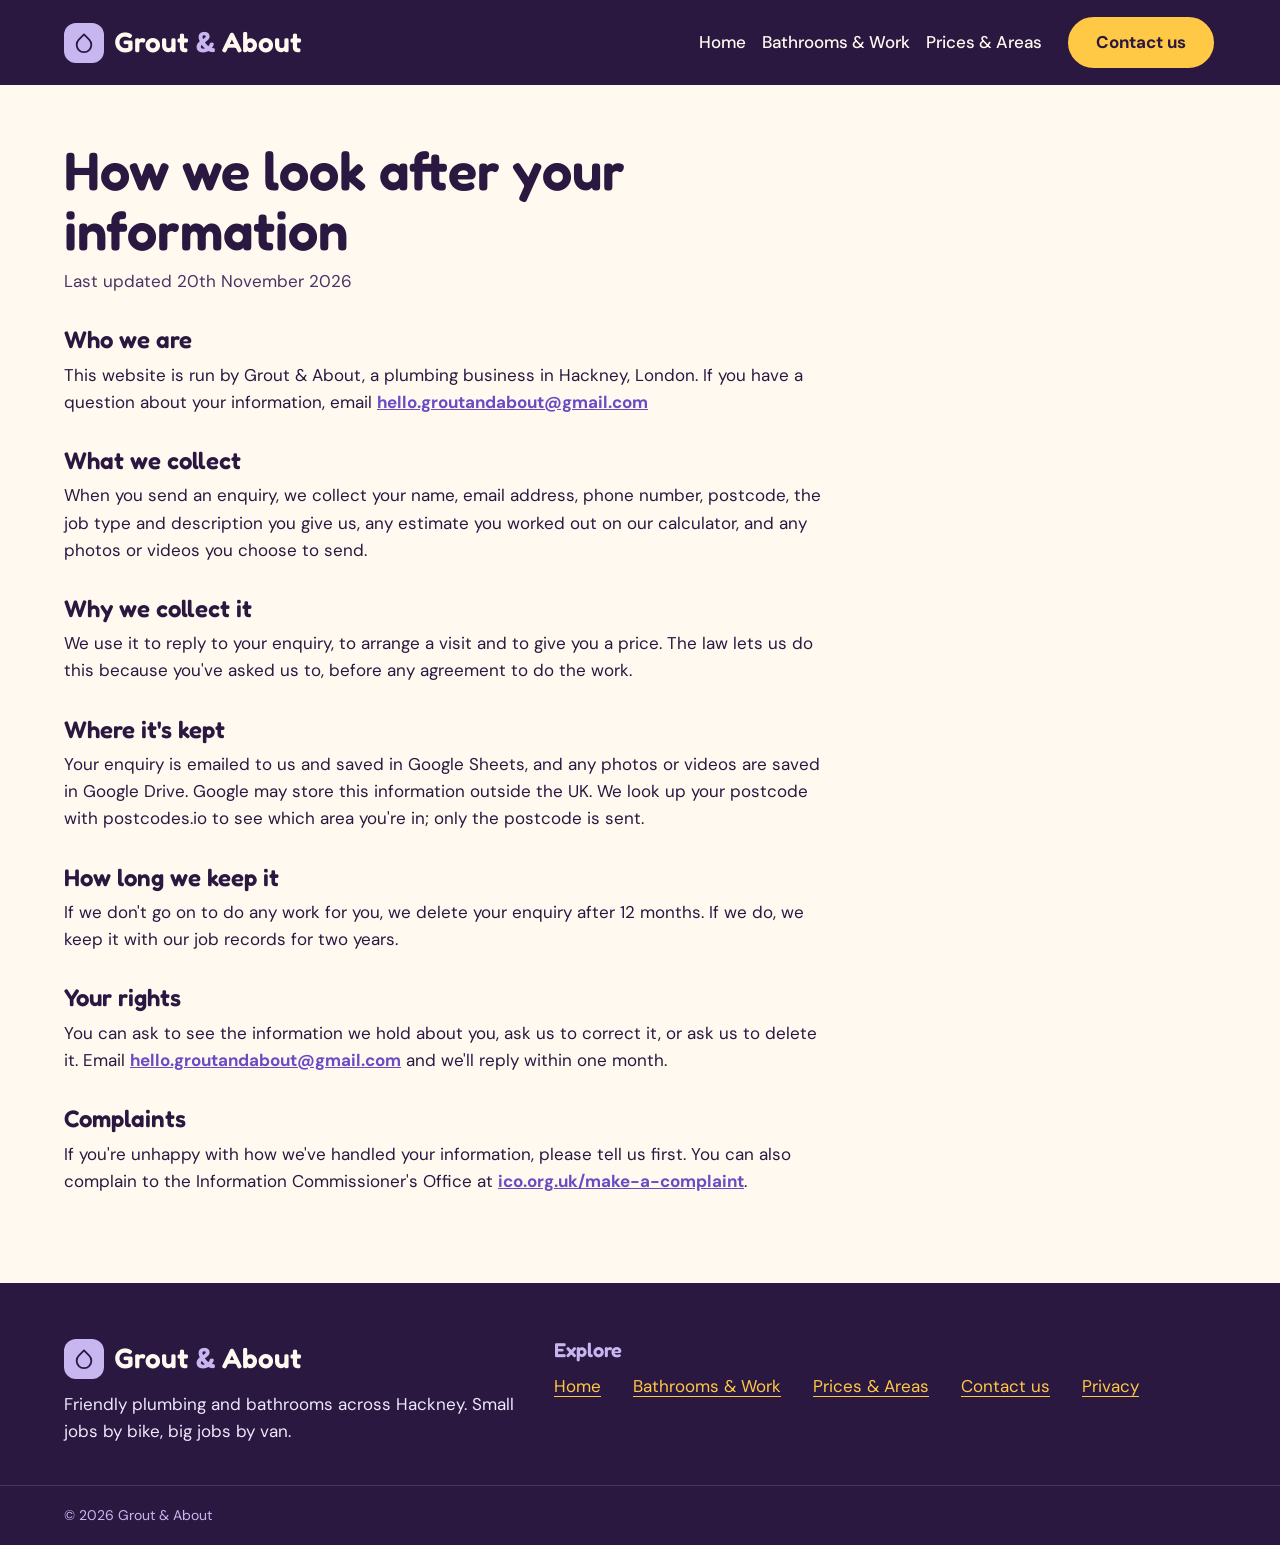
<file: privacy.html>
<!DOCTYPE html>
<html lang="en">

<head>
    <meta charset="UTF-8">
    <meta name="viewport" content="width=device-width, initial-scale=1.0">
    <title>Privacy | Grout &amp; About</title>
    <meta name="description" content="How Grout &amp; About uses the details you send in an enquiry, where they're kept, how long for, and your rights.">

    <!-- Favicon -->
    <link rel="icon" href="assets/images/favicon/favicon-32.png" sizes="32x32" type="image/png">
    <link rel="icon" href="assets/images/favicon/favicon.svg" type="image/svg+xml">
    <link rel="apple-touch-icon" href="assets/images/favicon/apple-touch-icon.png">

    <!-- Bootstrap CSS Link -->
    <link href="https://cdn.jsdelivr.net/npm/bootstrap@5.3.8/dist/css/bootstrap.min.css" rel="stylesheet"
        integrity="sha384-sRIl4kxILFvY47J16cr9ZwB07vP4J8+LH7qKQnuqkuIAvNWLzeN8tE5YBujZqJLB" crossorigin="anonymous">

    <!-- Google Fonts: Fredoka (headings) and DM Sans (body text) -->
    <link rel="preconnect" href="https://fonts.googleapis.com">
    <link rel="preconnect" href="https://fonts.gstatic.com" crossorigin>
    <link
        href="https://fonts.googleapis.com/css2?family=DM+Sans:ital,opsz,wght@0,9..40,100..1000;1,9..40,100..1000&family=Fredoka:wght@300..700&display=swap"
        rel="stylesheet">

    <!-- Custom CSS Link -->
    <link href="assets/css/styles.css" rel="stylesheet">
</head>


<body class="d-flex flex-column min-vh-100">
    <a class="skip-link" href="#main">Skip to main content</a>

    <!-- Navbar -->
    <header class="site-header">
        <nav class="navbar navbar-expand-lg" aria-label="Main">
            <div class="container">
                <a class="navbar-brand brand d-flex align-items-center" href="index.html">
                    <span class="brand-tile" aria-hidden="true"><img src="assets/images/ui/drop.svg" alt="" width="22"
                            height="22"></span>
                    <span>Grout <span class="amp">&amp;</span> About</span>
                </a>

                <div class="d-flex align-items-center gap-2 order-lg-last">
                    <a class="btn-pill btn-gold" href="contact.html">Contact us</a>
                    <button class="navbar-toggler burger" type="button" data-bs-toggle="collapse"
                        data-bs-target="#mainNav" aria-controls="mainNav" aria-expanded="false" aria-label="Menu">
                        <svg width="22" height="22" viewBox="0 0 24 24" fill="none" stroke="currentColor"
                            stroke-width="2.4" stroke-linecap="round" aria-hidden="true">
                            <path d="M4 7h16M4 12h16M4 17h16" />
                        </svg>
                    </button>
                </div>

                <div class="collapse navbar-collapse" id="mainNav">
                    <ul class="navbar-nav ms-auto me-lg-3">
                        <li class="nav-item"><a class="nav-link" href="index.html">Home</a></li>
                        <li class="nav-item"><a class="nav-link" href="bathrooms.html">Bathrooms &amp; Work</a></li>
                        <li class="nav-item"><a class="nav-link" href="prices.html">Prices &amp; Areas</a></li>
                    </ul>
                </div>
            </div>
        </nav>
    </header>

    <!-- Main content -->
    <main id="main">
        <section class="section" aria-labelledby="privacy-title">
            <div class="container">
                <div class="privacy-text">
                    <h1 id="privacy-title">How we look after your information</h1>
                    <p class="privacy-updated">Last updated 20th November 2026</p>
                    <h2>Who we are</h2>
                    <p>This website is run by Grout &amp; About, a plumbing business in Hackney, London. If you have a question about your
                        information, email <a
                            href="mailto:hello.groutandabout@gmail.com"><strong>hello.groutandabout@gmail.com</strong></a>
                    </p>

                    <h2>What we collect</h2>
                    <p>When you send an enquiry, we collect your name, email address, phone number, postcode, the job
                        type and description you give us, any estimate you worked out on our calculator, and any photos
                        or videos you choose to send.</p>

                    <h2>Why we collect it</h2>
                    <p>We use it to reply to your enquiry, to arrange a visit and to give you a price. The law lets us
                        do this because you've asked us to, before any agreement to do the work.</p>

                    <h2>Where it's kept</h2>
                    <p>Your enquiry is emailed to us and saved in Google Sheets, and any photos or videos are saved in
                        Google Drive. Google may store this information outside the UK. We look up your postcode with
                        postcodes.io to see which area you're in; only the postcode is sent.</p>

                    <h2>How long we keep it</h2>
                    <p>If we don't go on to do any work for you, we delete your enquiry after 12 months. If we do, we
                        keep it with our job records for two years.</p>

                    <h2>Your rights</h2>
                    <p>You can ask to see the information we hold about you, ask us to correct it, or ask us to delete
                        it. Email <a
                            href="mailto:hello.groutandabout@gmail.com"><strong>hello.groutandabout@gmail.com</strong></a>
                        and we'll reply within one month.</p>

                    <h2>Complaints</h2>
                    <p>If you're unhappy with how we've handled your information, please tell us first. You can also
                        complain to the Information Commissioner's Office at <a
                            href="https://ico.org.uk/make-a-complaint/"><strong>ico.org.uk/make-a-complaint</strong></a>.
                    </p>
                </div>
            </div>
        </section>
    </main>

    <!-- Footer -->
    <footer class="site-footer mt-auto">
        <div class="container">
            <div class="row g-4">
                <div class="col-md-5">
                    <p class="brand footer-brand d-flex align-items-center">
                        <span class="brand-tile" aria-hidden="true"><img src="assets/images/ui/drop.svg" alt=""
                                width="22" height="22"></span>
                        <span>Grout <span class="amp">&amp;</span> About</span>
                    </p>
                    <p class="footer-tagline">Friendly plumbing and bathrooms across Hackney. Small jobs by bike, big
                        jobs by van.</p>
                </div>
                <div class="col-md-7">
                    <h2 class="footer-heading">Explore</h2>
                    <ul class="footer-list list-unstyled">
                        <li><a href="index.html">Home</a></li>
                        <li><a href="bathrooms.html">Bathrooms &amp; Work</a></li>
                        <li><a href="prices.html">Prices &amp; Areas</a></li>
                        <li><a href="contact.html">Contact us</a></li>
                        <li><a href="privacy.html">Privacy</a></li>
                    </ul>
                </div>
            </div>
        </div>
        <div class="footer-base">
            <div class="container">
                <p>&copy; 2026 Grout &amp; About</p>
            </div>
        </div>
    </footer>

    <!-- Bootstrap JS link -->
    <script src="https://cdn.jsdelivr.net/npm/bootstrap@5.3.8/dist/js/bootstrap.bundle.min.js"
        integrity="sha384-FKyoEForCGlyvwx9Hj09JcYn3nv7wiPVlz7YYwJrWVcXK/BmnVDxM+D2scQbITxI"
        crossorigin="anonymous"></script>

    <!--- Custom JS -->
    <script src="assets/js/main.js"></script>

</body>

</html>
</file>
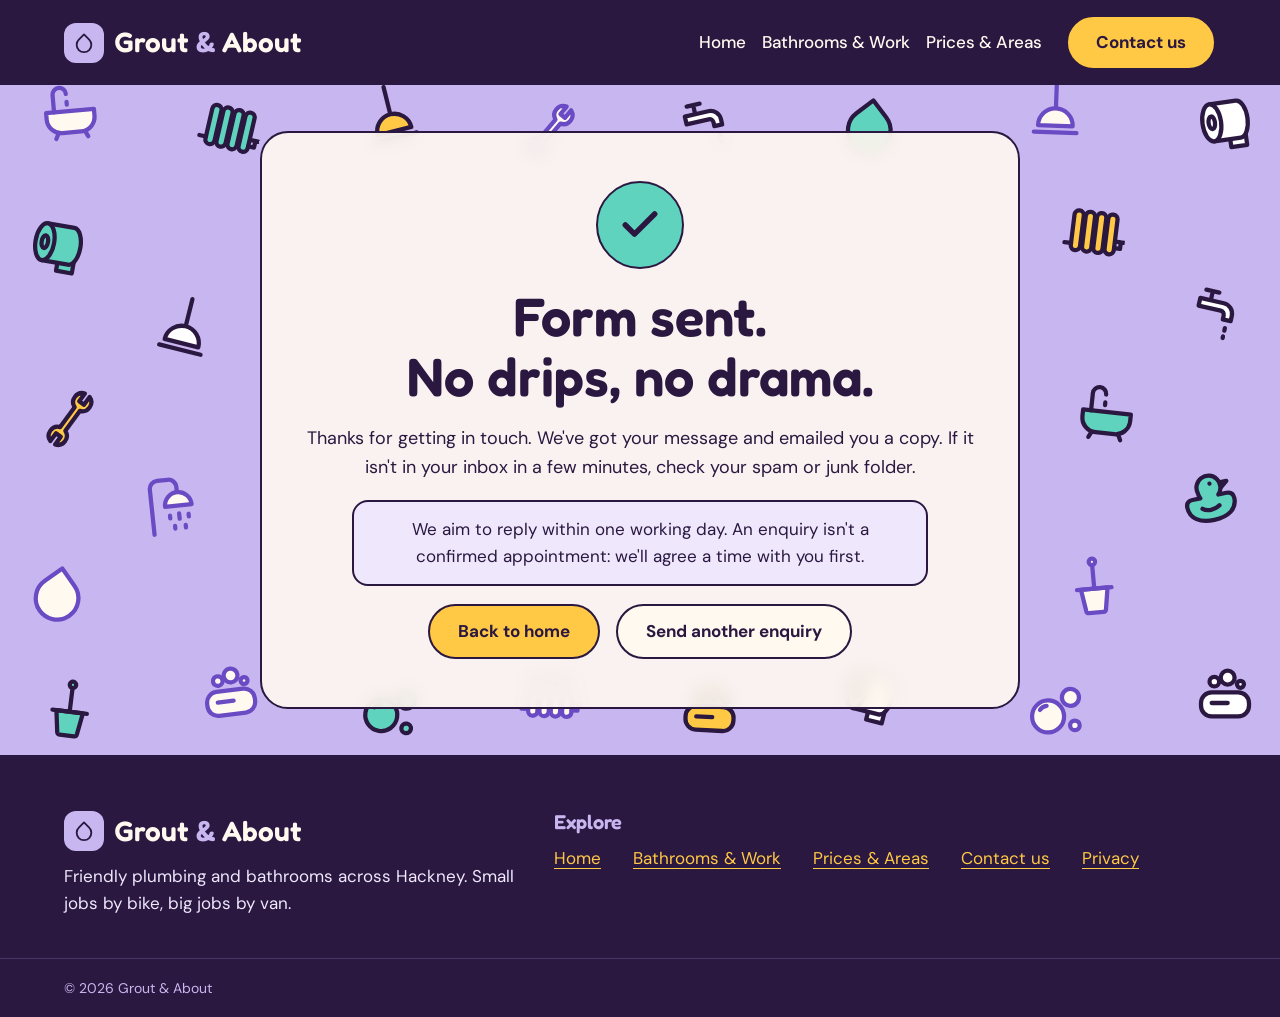
<file: thankyou.html>
<!DOCTYPE html>
<html lang="en">

<head>
    <meta charset="UTF-8">
    <meta name="viewport" content="width=device-width, initial-scale=1.0">
    <title>Enquiry sent | Grout &amp; About</title>
    <meta name="description" content="Your enquiry has reached Grout &amp; About. We aim to reply within one working day with a time and a clear price.">

    <!-- Favicon -->
    <link rel="icon" href="assets/images/favicon/favicon-32.png" sizes="32x32" type="image/png">
    <link rel="icon" href="assets/images/favicon/favicon.svg" type="image/svg+xml">
    <link rel="apple-touch-icon" href="assets/images/favicon/apple-touch-icon.png">

    <!-- Bootstrap CSS Link -->
    <link href="https://cdn.jsdelivr.net/npm/bootstrap@5.3.8/dist/css/bootstrap.min.css" rel="stylesheet"
        integrity="sha384-sRIl4kxILFvY47J16cr9ZwB07vP4J8+LH7qKQnuqkuIAvNWLzeN8tE5YBujZqJLB" crossorigin="anonymous">

    <!-- Google Fonts: Fredoka (headings) and DM Sans (body text) -->
    <link rel="preconnect" href="https://fonts.googleapis.com">
    <link rel="preconnect" href="https://fonts.gstatic.com" crossorigin>
    <link
        href="https://fonts.googleapis.com/css2?family=DM+Sans:ital,opsz,wght@0,9..40,100..1000;1,9..40,100..1000&family=Fredoka:wght@300..700&display=swap"
        rel="stylesheet">

    <!-- Custom CSS Link -->
    <link href="assets/css/styles.css" rel="stylesheet">
</head>


<body class="d-flex flex-column min-vh-100">
    <a class="skip-link" href="#main">Skip to main content</a>

    <!-- Navbar -->
    <header class="site-header">
        <nav class="navbar navbar-expand-lg" aria-label="Main">
            <div class="container">
                <a class="navbar-brand brand d-flex align-items-center" href="index.html">
                    <span class="brand-tile" aria-hidden="true"><img src="assets/images/ui/drop.svg" alt="" width="22"
                            height="22"></span>
                    <span>Grout <span class="amp">&amp;</span> About</span>
                </a>

                <div class="d-flex align-items-center gap-2 order-lg-last">
                    <a class="btn-pill btn-gold" href="contact.html">Contact us</a>
                    <button class="navbar-toggler burger" type="button" data-bs-toggle="collapse"
                        data-bs-target="#mainNav" aria-controls="mainNav" aria-expanded="false" aria-label="Menu">
                        <svg width="22" height="22" viewBox="0 0 24 24" fill="none" stroke="currentColor"
                            stroke-width="2.4" stroke-linecap="round" aria-hidden="true">
                            <path d="M4 7h16M4 12h16M4 17h16" />
                        </svg>
                    </button>
                </div>

                <div class="collapse navbar-collapse" id="mainNav">
                    <ul class="navbar-nav ms-auto me-lg-3">
                        <li class="nav-item"><a class="nav-link" href="index.html">Home</a></li>
                        <li class="nav-item"><a class="nav-link" href="bathrooms.html">Bathrooms &amp; Work</a></li>
                        <li class="nav-item"><a class="nav-link" href="prices.html">Prices &amp; Areas</a></li>
                    </ul>
                </div>
            </div>
        </nav>
    </header>

    <main id="main">
        <!-- ### Hero ### -->
        <!-- Hero section form with the lilac and wave styling -->
        <section class="hero hero-full" aria-labelledby="sent-title">
            <!-- Div with the icon layer -->
            <div class="float-layer" aria-hidden="true">
                <!-- Top row, above the card -->
                <img src="assets/images/icons/bath-cream.svg" alt="" width="64" height="64"
                    style="left: 3%; top: -6px; --r: -5deg;">
                <img src="assets/images/icons/radiator-mint.svg" alt="" width="64" height="64"
                    style="left: 15.5%; top: 10px; --r: 13deg;">
                <img src="assets/images/icons/plunger-gold.svg" alt="" width="64" height="64"
                    style="left: 28%; top: -4px; --r: -14deg;">
                <img src="assets/images/icons/spanner-cream.svg" alt="" width="64" height="64"
                    style="left: 40.5%; top: 14px; --r: -5deg;">
                <img src="assets/images/icons/tap-white.svg" alt="" width="64" height="64"
                    style="left: 53%; top: 2px; --r: -13deg;">
                <img src="assets/images/icons/drop-mint.svg" alt="" width="64" height="64"
                    style="left: 65.5%; top: 8px; --r: 8deg;">
                <img src="assets/images/icons/plunger-cream.svg" alt="" width="64" height="64"
                    style="left: 80%; top: -10px; --r: 2deg;">
                <img src="assets/images/icons/toilet-roll-white.svg" alt="" width="64" height="64"
                    style="left: 93.2%; top: 4px; --r: -8deg;">
                <!-- Left of the card: two staggered columns -->
                <img src="assets/images/icons/toilet-roll-mint.svg" alt="" width="64" height="64"
                    style="left: 2%; top: 19%; --r: 10deg;">
                <img src="assets/images/icons/plunger-white.svg" alt="" width="64" height="64"
                    style="left: 12%; top: 31%; --r: 14deg;">
                <img src="assets/images/icons/spanner-gold.svg" alt="" width="64" height="64"
                    style="left: 3%; top: 45%; --r: -9deg;">
                <img src="assets/images/icons/shower-cream.svg" alt="" width="64" height="64"
                    style="left: 11%; top: 58%; --r: -6deg;">
                <img src="assets/images/icons/drop-cream.svg" alt="" width="64" height="64"
                    style="left: 2%; top: 71%; --r: 10deg;">
                <!-- Right of the card: "right" measures from the right edge, so these mirror the left side at any width -->
                <img src="assets/images/icons/radiator-gold.svg" alt="" width="64" height="64"
                    style="right: 12%; top: 17%; --r: 7deg;">
                <img src="assets/images/icons/tap-white.svg" alt="" width="64" height="64"
                    style="right: 2%; top: 29%; --r: 13deg;">
                <img src="assets/images/icons/bath-mint.svg" alt="" width="64" height="64"
                    style="right: 11%; top: 44%; --r: 6deg;">
                <img src="assets/images/icons/duck-mint.svg" alt="" width="64" height="64"
                    style="right: 3%; top: 57%; --r: -12deg;">
                <img src="assets/images/icons/toilet-brush-cream.svg" alt="" width="64" height="64"
                    style="right: 12%; top: 70%; --r: -5deg;">
                <!-- Bottom row, below the card -->
                <img src="assets/images/icons/toilet-brush-mint.svg" alt="" width="64" height="64"
                    style="left: 3%; bottom: 14px; --r: 7deg;">
                <img src="assets/images/icons/soap-cream.svg" alt="" width="64" height="64"
                    style="left: 15.5%; bottom: 30px; --r: -7deg;">
                <img src="assets/images/icons/bubbles-mint.svg" alt="" width="64" height="64"
                    style="left: 28%; bottom: 12px; --r: 9deg;">
                <img src="assets/images/icons/radiator-cream.svg" alt="" width="64" height="64"
                    style="left: 40.5%; bottom: 28px; --r: 2deg;">
                <img src="assets/images/icons/soap-gold.svg" alt="" width="64" height="64"
                    style="left: 53%; bottom: 14px; --r: 3deg;">
                <img src="assets/images/icons/toilet-roll-white.svg" alt="" width="64" height="64"
                    style="left: 65.5%; bottom: 30px; --r: 14deg;">
                <img src="assets/images/icons/bubbles-cream.svg" alt="" width="64" height="64"
                    style="left: 80%; bottom: 12px; --r: -1deg;">
                <img src="assets/images/icons/soap-white.svg" alt="" width="64" height="64"
                    style="left: 93.2%; bottom: 28px; --r: 0deg;">
                <!-- Extra icons for very wide screens, nearer the card: hidden below 1800px and 2240px -->
                <img class="wide-only" src="assets/images/icons/duck-gold.svg" alt="" width="64" height="64"
                    style="left: 20%; top: 26%; --r: 8deg;">
                <img class="wide-only" src="assets/images/icons/radiator-mint.svg" alt="" width="64" height="64"
                    style="left: 21%; top: 53%; --r: 12deg;">
                <img class="wide-only" src="assets/images/icons/shower-gold.svg" alt="" width="64" height="64"
                    style="right: 20%; top: 38%; --r: -10deg;">
                <img class="wide-only" src="assets/images/icons/spanner-cream.svg" alt="" width="64" height="64"
                    style="right: 21%; top: 64%; --r: -6deg;">
                <img class="extra-wide-only" src="assets/images/icons/toilet-brush-white.svg" alt="" width="64"
                    height="64" style="left: 27%; top: 38%; --r: 6deg;">
                <img class="extra-wide-only" src="assets/images/icons/radiator-cream.svg" alt="" width="64" height="64"
                    style="left: 27%; top: 66%; --r: -4deg;">
                <img class="extra-wide-only" src="assets/images/icons/bubbles-gold.svg" alt="" width="64" height="64"
                    style="right: 27%; top: 24%; --r: -12deg;">
                <img class="extra-wide-only" src="assets/images/icons/plunger-white.svg" alt="" width="64" height="64"
                    style="right: 27%; top: 52%; --r: 10deg;">
            </div>
            <!-- Div with the card and buttons -->
            <div class="container hero-inner sent-inner">
                <div class="hero-card sent-card">
                    <span class="sent-tick tile-mint" aria-hidden="true">
                        <img src="assets/images/ui/tick.svg" alt="" width="36" height="36"></span>
                    <h1 id="sent-title">
                        Form sent.
                        <br>No drips, no drama.
                    </h1>
                    <p class="hero-intro">
                        Thanks for getting in touch. We've got your message and emailed you a copy. If it isn't
                        in your inbox in a few minutes, check your spam or junk folder.
                    </p>
                    <p class="sent-note">We aim to reply within one working day. An enquiry isn't a confirmed
                        appointment: we'll agree a time with you first.</p>
                    <div class="hero-actions justify-content-center">
                        <a class="btn-pill btn-gold" href="index.html">Back to home</a>
                        <a class="btn-pill btn-cream" href="contact.html">Send another enquiry</a>
                    </div>
                </div>
            </div>
        </section>

    </main>

    <!-- Footer -->
    <footer class="site-footer mt-auto">
        <div class="container">
            <div class="row g-4">
                <div class="col-md-5">
                    <p class="brand footer-brand d-flex align-items-center">
                        <span class="brand-tile" aria-hidden="true"><img src="assets/images/ui/drop.svg" alt=""
                                width="22" height="22"></span>
                        <span>Grout <span class="amp">&amp;</span> About</span>
                    </p>
                    <p class="footer-tagline">Friendly plumbing and bathrooms across Hackney. Small jobs by bike, big
                        jobs by van.</p>
                </div>
                <div class="col-md-7">
                    <h2 class="footer-heading">Explore</h2>
                    <ul class="footer-list list-unstyled">
                        <li><a href="index.html">Home</a></li>
                        <li><a href="bathrooms.html">Bathrooms &amp; Work</a></li>
                        <li><a href="prices.html">Prices &amp; Areas</a></li>
                        <li><a href="contact.html">Contact us</a></li>
                        <li><a href="privacy.html">Privacy</a></li>
                    </ul>
                </div>
            </div>
        </div>
        <div class="footer-base">
            <div class="container">
                <p>&copy; 2026 Grout &amp; About</p>
            </div>
        </div>
    </footer>

    <!-- Bootstrap JS link -->
    <script src="https://cdn.jsdelivr.net/npm/bootstrap@5.3.8/dist/js/bootstrap.bundle.min.js"
        integrity="sha384-FKyoEForCGlyvwx9Hj09JcYn3nv7wiPVlz7YYwJrWVcXK/BmnVDxM+D2scQbITxI"
        crossorigin="anonymous"></script>

    <!--- Custom JS -->
    <script src="assets/js/main.js"></script>

</body>

</html>
</file>
<file: assets/css/styles.css>
/* ###### CSS Variables ####################################################### */

/* Custom Variables */
:root {
  --lilac: #c8b6f0;
  --lilac-tint: #efe8fd;
  --violet: #6a4bc4;
  --plum: #2b1840;
  --plum-line: #4a3463;
  --cream: #fff9f0;
  --marigold-tint: #ffe7a6;
  --marigold: #ffc845;
  --marigold-deep: #ffb912;
  --mint: #5fd3be;
  --mint-tint: #dff6f1;
  --white: #ffffff;
  --error: #b42318; /* form messages: 6.6:1 on white, 6.3:1 on cream */

  /* Bootstrap Variables */
  --bs-body-font-family: "DM Sans", sans-serif;
  --bs-body-font-size: 1.0625rem;
  --bs-body-line-height: 1.6;
  --bs-body-color: var(--plum);
  --bs-body-bg: var(--cream);
  --bs-link-color-rgb: 106, 75, 196;
  --bs-link-hover-color-rgb: 43, 24, 64;
}

/* ##### Global Styling ##################################################### */

/* Body Styling */

h1,
h2,
h3,
h4,
.brand {
  font-family: "Fredoka", sans-serif;
  font-weight: 600;
  line-height: 1.1;
  color: var(--plum);
}
h1 {
  font-size: 3.375rem;
} /* 54px */
h2 {
  font-size: 2.75rem;
} /* 44px */
h3 {
  font-size: 1.75rem;
} /* 28px */
h4 {
  font-size: 1.5rem;
} /* 24px */

/* Page width: 1152px of content plus 24px padding at each side */
.container {
  max-width: 1200px;
  --bs-gutter-x: 3rem;
}

/* ### Button Styling ##################################################### */

/* Pill buttons */
.btn-pill {
  display: inline-block;
  border: 2px solid var(--plum);
  border-radius: 999px;
  padding: 0.75rem 1.75rem;
  font-weight: 700;
  color: var(--plum);
  text-align: center;
  text-decoration: none;
  transition:
    transform 0.25s ease,
    box-shadow 0.25s ease,
    background-color 0.25s ease;
}
.btn-gold {
  background-color: var(--marigold);
}
.btn-tint {
  background-color: var(--lilac-tint);
}
.btn-cream {
  background-color: var(--cream);
}

.btn-mint {
  background-color: var(--mint);
}

/* Hover: lift onto a plum shadow; press: drop back down */
.btn-pill:hover {
  color: var(--plum);
  transform: translateY(-2px);
  box-shadow: 0 3px 0 var(--plum);
}
.btn-pill:active {
  transform: translateY(0);
  box-shadow: none;
}

/* Hover fills: each colour deepens one step */
.btn-gold:hover {
  background-color: var(--marigold-deep);
}
.btn-tint:hover {
  background-color: var(--lilac);
}
.btn-cream:hover {
  background-color: var(--lilac-tint);
}

/* Keyboard focus: a violet outline that is retained when tabbing */
a:focus-visible,
button:focus-visible {
  outline: 3px solid var(--violet);
  outline-offset: 3px;
}

/* Skip link: the first Tab stop on every page. It waits above the top of the
   screen and slides down over the header when it has keyboard focus */
.skip-link {
  position: absolute; /* floats over the header without pushing it down */
  top: 12px;
  left: 12px;
  z-index: 1100; /* above every Bootstrap layer (toasts are the highest, at 1090) */
  transform: translateY(-200%); /* off screen, but still reachable with Tab */
  background-color: var(--marigold);
  color: var(--plum);
  border: 2px solid var(--plum);
  border-radius: 999px;
  padding: 8px 18px;
  font-weight: 700;
  text-decoration: none; /* looks like a button, not an underlined link */
}

.skip-link:focus {
  transform: none; /* back into view */
}

/* Cream, because the usual violet outline would vanish against the plum header */
.skip-link:focus-visible {
  outline: 3px solid var(--cream);
  outline-offset: 3px;
}

/* ##### Header & Footer Styling ############################################# */

/* Header Styling */
.site-header {
  background-color: var(--plum);
}
.site-header .navbar {
  padding: 15px 0;
}
.site-header .navbar-brand {
  color: var(--cream);
  font-size: 1.75rem; /* 28px */
  gap: 10px;
}

/* Logo: the plum drop on a lilac tile */
.brand-tile {
  width: 40px;
  height: 40px;
  display: inline-flex;
  align-items: center;
  justify-content: center;
  background-color: var(--lilac);
  border-radius: 12px;
}
.amp {
  color: var(--lilac);
}

/* Page links: cream, with an underline that stays hidden until hover */
.site-header .nav-link {
  color: var(--cream);
  font-weight: 500;
  text-decoration: underline;
  text-decoration-thickness: 3px;
  text-underline-offset: 7px;
  text-decoration-color: transparent;
  transition: text-decoration-color 0.25s ease;
}
.site-header .nav-link:hover {
  text-decoration-color: var(--lilac);
}

/* Current page: marigold underline, which stays marigold on hover */
.site-header .nav-link[aria-current="page"] {
  font-weight: 700;
  text-decoration-color: var(--marigold);
}

/* Burger: plum lines on a lilac tile */
.site-header .burger {
  background-color: var(--lilac);
  color: var(--plum);
  border: none;
  border-radius: 12px;
  padding: 0.5rem 0.6rem;
}
.site-header .burger svg {
  display: block;
}
.site-header .burger:focus {
  box-shadow: none;
}

/* Footer */
.site-footer {
  background-color: var(--plum);
  color: var(--cream);
  padding-top: 56px;
}
.footer-brand {
  color: var(--cream);
  font-size: 1.75rem;
  gap: 10px;
  margin-bottom: 12px;
}
.footer-tagline {
  color: var(--lilac-tint);
  margin: 0;
}
.footer-heading {
  font-size: 1.25rem;
  color: var(--lilac);
  margin-bottom: 12px;
}
.footer-list {
  margin: 0;
  display: flex;
  flex-wrap: wrap;
  gap: 10px 32px;
}
.site-footer a {
  color: var(--marigold);
  text-underline-offset: 4px;
}
.site-footer a:hover {
  color: var(--cream);
  text-decoration-color: var(--lilac);
}
.footer-base {
  border-top: 1px solid var(--plum-line);
  margin-top: 40px;
}
.footer-base p {
  margin: 0;
  padding: 18px 0;
  font-size: 0.875rem;
  color: var(--lilac);
}

/* Keyboard focus on plum: marigold, because violet disappears on plum */
.site-header a:focus-visible,
.site-header button:focus-visible,
.site-footer a:focus-visible {
  outline: 3px solid var(--marigold);
  outline-offset: 3px;
  box-shadow: none;
}

/* ##### Index Page - Hero Section ####################################### */

/* Hero styling */

/* Make the wave for the hero section */
.hero {
  background-color: var(--lilac);
  padding-bottom: 48px;
  /* Two mask layers, both lined up with the bottom edge: a gradient that's solid down to
     47px from the bottom, then the 48px wave shape (the 1px overlap stops a hairline gap) */
  mask-image:
    linear-gradient(#000 calc(100% - 47px), transparent calc(100% - 47px)),
    url("../images/wave.svg");
  mask-size: 100% 100%, 100% 48px;
  mask-position: bottom;
  mask-repeat: no-repeat;
  position: relative;
  overflow: hidden;
}

/* Make the icon layer */
.float-layer {
  position: absolute;
  top: 0;
  bottom: 0;
  left: 0;
  right: 0;
  pointer-events: none;
}

.float-layer img {
  position: absolute;
  width: 64px;
  height: 64px;
  transform: rotate(var(--r, 0deg));
  animation: bob 4s ease-in-out infinite alternate;
}

/* Extra icons that only show on very wide screens (see the media queries) */
.float-layer .wide-only,
.float-layer .extra-wide-only {
  display: none;
}

/* Animate each icon with a different speed and start time */

.float-layer img:nth-child(3n) {
  animation-duration: 4.5s;
  animation-delay: -3s;
}
.float-layer img:nth-child(4n + 1) {
  animation-duration: 3.5s;
  animation-delay: -5s;
}

/* Make icons bob */
@keyframes bob {
  from {
    transform: translateY(-14px) rotate(calc(var(--r, 0deg) - 10deg));
  }
  to {
    transform: translate(6px, 14px) rotate(calc(var(--r, 0deg) + 10deg));
  }
}

/* Putting hero inner on top of the icons */
.hero-inner {
  position: relative;
  z-index: 1;
  padding-top: 58px; /* room for the top row of icons */
  padding-bottom: 92px;
}

/* Style hero card */
.hero-card {
  background-color: rgba(255, 249, 240, 0.9);
  backdrop-filter: blur(8px);
  border: 2px solid var(--plum);
  border-radius: 28px;
  padding: 36px 40px;
  max-width: 880px;
  display: flex;
  flex-direction: column;
  gap: 18px;
  align-items: flex-start;
}

/* Style hero card items: chip, intro etc. */
.hero-card .chip {
  margin: 0;
  background-color: var(--lilac);
  border: 2px solid var(--plum);
  border-radius: 999px;
  font-size: 0.95rem;
  font-weight: 600;
  padding: 0.25rem 1rem;
}

.hero-card .hero-intro {
  margin: 0;
  font-size: 1.125rem;
  max-width: 62ch;
}

.hero-card h1 {
  margin: 0;
}

.hero-card .hero-actions {
  display: flex;
  flex-wrap: wrap;
  gap: 1rem;
}

.tick-list {
  display: flex;
  list-style: none;
  padding: 0;
  margin: 0;
  flex-direction: column;
  gap: 8px;
}

.tick-list li {
  padding-left: 28px;
  background: url("../images/ui/tick.svg") left 0.2em / 18px no-repeat;
}

.tick-list-inline {
  flex-direction: row;
  flex-wrap: wrap;
  gap: 8px 22px;
  font-weight: 500;
}

.tick-list-inline li {
  background: url("../images/ui/tick-violet.svg") left 0.2em / 18px no-repeat;
}

/* ##### Index Page - Services Section ####################################### */

.section {
  padding-top: 56px;
  padding-bottom: 72px;
}

.section-intro {
  max-width: 760px;
  margin-bottom: 36px;
}

.section-intro h2 {
  margin-bottom: 10px;
}

.section-intro p {
  font-size: 19px;
  margin: 0px;
}

.hero + .section {
  padding-top: 28px;
}

/* Index- Page - Card styling */

.card {
  --bs-card-bg: var(--white);
  --bs-card-border-width: 2px;
  --bs-card-border-color: var(--plum);
  --bs-card-border-radius: 24px;
  --bs-card-inner-border-radius: 22px;
  --bs-card-spacer-x: 24px;
  --bs-card-spacer-y: 24px;
  --bs-card-cap-bg: var(--mint-tint);
  --bs-card-cap-padding-x: 18px;
  --bs-card-cap-padding-y: 14px;
}

.icon-tile {
  height: 48px;
  width: 48px;
  display: inline-flex;
  flex-shrink: 0;
  align-items: center;
  justify-content: center;
  border: 2px solid var(--plum);
  border-radius: 14px;
}

/* Index- Page - Icon styling */
.icon-tile img {
  width: 24px;
  height: 24px;
}

.icon-tile-md {
  width: 52px;
  height: 52px;
}
.icon-tile-md img {
  width: 28px;
  height: 28px;
}

.icon-tile-lg {
  width: 88px;
  height: 88px;
  border-radius: 26px;
}
.icon-tile-lg img {
  width: 52px;
  height: 52px;
}

/* Index- Page - Tile colour schemes */
.tile-mint {
  background-color: var(--mint);
}
.tile-white {
  background-color: var(--white);
}
.tile-gold {
  background-color: var(--marigold);
}
.tile-cream {
  background-color: var(--cream);
}

.tile-lilac {
  background-color: var(--lilac);
}

/* Index- Page - Service group styling */
.svc-group {
  --bs-card-bg: var(--lilac);
  --bs-card-border-radius: 28px;
  --bs-card-spacer-x: 28px;
  --bs-card-spacer-y: 28px;
  margin-bottom: 36px;
}

.svc-group-title {
  display: flex;
  align-items: center;
  gap: 12px;
  font-size: 2.125rem;
  margin-bottom: 18px;
}

/* Index- Page - Service card details */
.svc-card {
  gap: 12px;
}

.svc-head {
  display: flex;
  flex-direction: row;
  align-items: center;
  gap: 14px;
}

.svc-head h4 {
  margin: 0;
}

.svc-desc {
  margin: 0;
}

.svc-link {
  font-weight: 700;
}

/* Index- Page - Card styling - toggle button */
.included-toggle {
  display: flex;
  align-items: center;
  justify-content: space-between;
  width: 100%;
  background: none;
  border: none;
  border-top: 1.5px solid var(--lilac);
  padding: 10px 0 0;
  font-weight: 700;
  color: var(--plum);
  text-align: left;
}

.included-toggle:hover {
  text-decoration: underline;
  text-decoration-color: var(--lilac);
  text-decoration-thickness: 2px;
  text-underline-offset: 5px;
}

.included-toggle .chev {
  width: 18px;
  height: 18px;
  transition: transform 0.25s ease;
}

.included-toggle:not(.collapsed) .chev {
  transform: rotate(180deg);
}

.svc-card .tick-list {
  padding-top: 12px;
  gap: 6px;
  font-size: 1rem;
}

/* Index- Page - Card styling - shadow lift on hover */
.svc-card {
  transition:
    transform 0.25s ease,
    box-shadow 0.25s ease;
}

.svc-card:hover,
.svc-card:has(:focus-visible) {
  transform: translateY(-2px);
  box-shadow: 0 3px 0 var(--plum);
}
.svc-card:active {
  transform: translateY(0);
  box-shadow: none;
}

/* ##### Index Page - Bike & Contact Section ####################################### */

/* Index- Page - Help strip styling */
.help-strip {
  display: flex;
  --bs-card-bg: var(--lilac-tint);
  flex-direction: row;
  flex-wrap: wrap;
  justify-content: space-between;
  align-items: center;
  gap: 16px;
}

.help-strip p {
  margin: 0;
}

.help-title {
  font-family: "Fredoka", sans-serif;
  font-weight: 600;
  font-size: 24px;
}

/* Index- Page - Bike band styling */
.bike-band {
  background-color: var(--mint);
  border-top: 2px solid var(--plum);
  border-bottom: 2px solid var(--plum);
  padding: 48px 0;
}

.bike-text {
  flex: 1 1 420px;
}

.bike-text h2 {
  font-size: 2.25rem;
  margin-bottom: 8px;
}

.bike-text p {
  font-size: 1.125rem;
  margin: 0;
}

.plain-link {
  color: var(--plum);
  font-weight: 700;
  font-size: 1.125rem;
}

/* Index- Page - Last question area */
.cta {
  padding-top: 80px;
  padding-bottom: 80px;
}

.cta h2 {
  font-size: 3rem;
  margin-bottom: 20px;
}

.cta p {
  font-size: 1.1875rem;
  max-width: 44ch;
  margin: 0 auto 24px;
}

/* ##### Bathroom Page - About Section ####################################### */

.about-text h2 {
  margin-bottom: 16px;
}

.about-text p {
  font-size: 19px;
}

.about-text .about-small {
  font-size: 15px;
}

.chip-list {
  display: flex;
  flex-wrap: wrap;
  gap: 10px;
  margin: 0;
}

.chip-list li {
  background-color: var(--lilac-tint);
  border: 2px solid var(--plum);
  border-radius: 999px;
  padding: 6px 16px;
  font-weight: 500;
}

/* Bathroom Page - John Carousel styling */

.about-carousel {
  max-width: 320px;
  margin: 0 auto;
  border: 2px solid var(--plum);
  border-radius: 24px;
  overflow: hidden;
  background-color: var(--lilac-tint);
}

.about-carousel video {
  object-fit: cover;
}

.badge {
  --bs-badge-color: var(--plum);
  --bs-badge-font-size: 13px;
  --bs-badge-padding-x: 10px;
  --bs-badge-padding-y: 4px;
  --bs-badge-border-radius: 999px;
  border: 2px solid var(--plum);
}

.photo-tag {
  position: absolute;
  top: 10px;
  left: 10px;
  z-index: 2;
  background-color: var(--marigold);
}

.options-band {
  background-color: var(--lilac-tint);
  border-top: 2px solid var(--plum);
  border-bottom: 2px solid var(--plum);
}

.option-card-lilac {
  --bs-card-bg: var(--lilac);
}

.option-card h3 {
  margin-bottom: 8px;
}

.option-lead {
  color: var(--violet);
  font-weight: 500;
  margin-bottom: 16px;
}

.option-card-lilac .option-lead {
  color: var(--plum);
  font-weight: 700;
}

.carousel-control-prev,
.carousel-control-next {
  width: 44px;
  height: 44px;
  border-radius: 999px;
  background-color: var(--marigold);
  border: 2px solid var(--plum);
  opacity: 1;
  top: 50%;
  bottom: auto;
  transform: translateY(-50%);
}

.carousel-control-prev {
  left: 10px;
}

.carousel-control-next {
  right: 10px;
}

.carousel-control-prev:hover,
.carousel-control-next:hover {
  opacity: 1;
  box-shadow: 0 3px 0 var(--plum);
}

.carousel-control-prev:focus,
.carousel-control-next:focus {
  opacity: 1;
}

.carousel-control-prev:focus-visible,
.carousel-control-next:focus-visible {
  opacity: 1;
  outline: 3px solid var(--violet);
  outline-offset: 3px;
}

.carousel-indicators {
  left: 50%;
  right: auto;
  transform: translateX(-50%);
  bottom: 10px;
  gap: 0; /* each dot's clear border (below) already spaces them 12px apart */
  margin: 0;
  padding: 0 3px;
  background-color: var(--cream);
  border: 2px solid var(--plum);
  border-radius: 999px;
}

/* Each dot is a 24px button, the smallest tap target WCAG 2.2 asks for, but still looks 12px:
   a 6px clear border pads it out, and the fill and ring only cover the middle */
.carousel-indicators [data-bs-target] {
  width: 24px;
  height: 24px;
  box-sizing: border-box;
  margin: 0;
  border: 6px solid transparent;
  border-radius: 999px;
  background-color: var(--cream);
  background-clip: padding-box; /* fill stops at the clear border */
  box-shadow: inset 0 0 0 2px var(--plum); /* the plum ring, drawn just inside the clear border */
  opacity: 1;
}

.carousel-indicators .active {
  background-color: var(--plum);
}

/* Bathroom Page - Project Carousel styling */
.project-card {
  overflow: hidden;
  /* Same height as the title band: two lines of title + 14px padding top and bottom + 2px border */
  --band-h: calc(2.4 * 22px + 2 * 14px + 2px);
}

.project-head h3 {
  display: flex;
  align-items: center;
  min-height: 2.4em;
  margin: 0;
  font-size: 22px;
  line-height: 1.2;
}

.caption-strip {
  height: var(--band-h);
  display: flex;
  align-items: center;
  gap: 10px;
  background-color: var(--lilac);
  border-top: 2px solid var(--plum);
  padding: 10px 14px;
}

.caption-strip p {
  margin: 0;
  font-size: 14.5px;
  line-height: 1.4;
}

.stage {
  flex-shrink: 0;
}

.stage-before {
  background-color: var(--white);
}

.stage-progress {
  background-color: var(--marigold);
}

.stage-finished {
  background-color: var(--mint);
}

.counter {
  position: absolute;
  top: 10px;
  right: 10px;
  z-index: 2;
  background-color: var(--cream);
}

.project-carousel .carousel-control-prev,
.project-carousel .carousel-control-next {
  top: calc(50% - var(--band-h) / 2);
}

.project-carousel .carousel-indicators {
  bottom: calc(var(--band-h) + 10px);
}

/* Closing band: shared by Bathrooms & Work and Prices & Areas */

.cta-band {
  background-color: var(--lilac);
  padding: 48px 0;
  border-top: 2px solid var(--plum);
}

.cta-band-text {
  flex: 1 1 420px;
}

.cta-band-text h2 {
  font-size: 2.25rem;
  margin-bottom: 8px;
}

.cta-band-text p {
  font-size: 1.125rem;
  margin: 0;
}

/* ##### Prices & Areas Page ##################################################### */

.tab-content {
  margin-top: 0;
}

/* Pricing Page - Hero section & tabbing styling */
.job-tabs {
  width: 100%;
  display: grid;
  grid-template-columns: repeat(2, minmax(0, 1fr));
  gap: 12px;
}

.job-tab {
  display: flex;
  align-items: center;
  gap: 14px;
  width: 100%;
  padding: 14px 16px;
  background: var(--white);
  color: var(--plum);
  border: 2px solid var(--plum);
  border-radius: 20px;
  text-align: left;
  transition:
    transform 0.25s ease,
    box-shadow 0.25s ease,
    background-color 0.25s ease;
}

.job-tab:hover {
  transform: translateY(-2px);
  box-shadow: 0 4px 0 var(--plum);
}

.job-tab.active {
  background-color: var(--plum);
  color: var(--cream);
}

.job-tab-text {
  display: flex;
  flex: 1;
  flex-direction: column;
  gap: 2px;
  font-size: 0.96875rem;
  font-weight: 500;
  line-height: 1.4;
}

.job-tab-title {
  font-family: "Fredoka", sans-serif;
  font-weight: 600;
  font-size: 1.375rem;
  line-height: 1.15;
}

.job-tab-arrow {
  visibility: hidden;
  flex-shrink: 0;
}

.job-tab.active .job-tab-arrow {
  visibility: visible;
}

/* Pricing Page - Main job content styling for the panes*/
.tab-pane > .section:first-child {
  padding-top: 28px;
}

.rate-card {
  display: flex;
  flex-direction: column;
  gap: 8px;
}

.rate-card-head {
  display: flex;
  align-items: center;
  gap: 12px;
  margin-bottom: 4px;
}

.rate-card h3 {
  margin: 0;
  font-size: 1.5rem;
}

.rate-big {
  margin: 0;
  font-weight: 700;
  font-size: 1.125rem;
}

.rate-num {
  font-family: "Fredoka", sans-serif;
  font-weight: 600;
  font-size: 2.75rem;
  line-height: 1;
}

.rate-note {
  margin: 0;
  color: var(--plum-line);
}
/* Pricing Page - calc pane */

.btn-small {
  /* Small pill buttons, used for Check the map */
  padding: 8px 18px;
  font-size: 0.9375rem;
}

/* The lilac calculator card */
.calc {
  --bs-card-bg: var(--lilac);
  --bs-card-border-radius: 28px;
  --bs-card-spacer-x: 28px;
  --bs-card-spacer-y: 28px;
  gap: 20px;
  margin-bottom: 20px;
}
.calc-head {
  display: flex;
  align-items: center;
  gap: 14px;
}
.calc-head h3 {
  margin: 0;
  font-size: 2.125rem;
}
.calc-head p {
  margin: 0;
}
.calc-box {
  gap: 26px;
}

/* Pricing page - calc buttons and shapes */

.calc-legend {
  width: auto;
  margin: 0 0 12px;
  font-family: "Fredoka", sans-serif;
  font-weight: 600;
  font-size: 1.375rem;
  line-height: 38px;
}
.check-map {
  float: right;
  clear: none;
  display: inline-flex;
  align-items: center;
  gap: 6px;
  margin: 0 0 12px 12px;
}
.pick-row {
  clear: both;
  display: flex;
  flex-wrap: wrap;
  gap: 10px;
}

/* Pricing page - calc pane, calc buttons */

.pick-pill {
  display: inline-flex;
  align-items: center;
  gap: 8px;
  min-height: 44px;
  padding: 0 18px;
  background-color: var(--white);
  border: 2px solid var(--plum);
  border-radius: 999px;
  font-weight: 700;
  cursor: pointer;
  transition:
    transform 0.25s ease,
    box-shadow 0.25s ease;
}
.pick-pill:hover {
  transform: translateY(-2px);
  box-shadow: 0 3px 0 var(--plum);
}

/* The picked pill */
.btn-check:checked + .pick-pill {
  background-color: var(--plum);
  color: var(--cream);
}

.btn-check:focus-visible + .pick-pill {
  outline: 3px solid var(--violet);
  outline-offset: 3px;
}

/* Calc color set */

.zone-local {
  background-color: var(--lilac);
}
.zone-near {
  background-color: var(--mint-tint);
}
.zone-far {
  background-color: var(--marigold-tint);
}

.btn-check:checked + .zone-local {
  background-color: var(--violet);
  color: var(--white);
}
.btn-check:checked + .zone-near {
  background-color: var(--mint);
  color: var(--plum);
}
.btn-check:checked + .zone-far {
  background-color: var(--marigold);
  color: var(--plum);
}

/* Pricing page - calc pane - picked element identifier */

.btn-check:checked + .zone::before {
  content: "";
  width: 16px;
  height: 16px;
  background-color: currentColor; /* the pill's text colour */
  mask-image: url("../images/ui/tick.svg"); /* the tick's shape cut out of that colour */
  mask-position: center;
  mask-size: contain;
  mask-repeat: no-repeat;
}

.calc-hint {
  margin: 12px 0 0;
  font-size: 1rem;
}
/* Pricing page - calc pane - estimate column styling */

.estimate {
  --bs-card-bg: var(--cream);
}

.estimate-label {
  color: var(--plum-line);
  font-size: 0.875rem;
  font-weight: 700;
  text-transform: uppercase;
  letter-spacing: 0.08em;
  margin: 0 0 4px;
}

.estimate-lines {
  margin: 0;
}

.estimate-lines div {
  display: flex;
  justify-content: space-between;
  padding: 12px 0;
  border-bottom: 1.5px dashed var(--lilac);
  align-items: baseline;
  gap: 16px;
}

.estimate-lines div:last-child {
  border-bottom: 0;
}

.estimate-lines dt {
  font-weight: 400;
}
.estimate-lines dt span {
  color: var(--plum-line);
}

.estimate-lines dd {
  margin: 0;
  font-weight: 700;
}

.estimate-total {
  display: flex;
  justify-content: space-between;
  border-top: 2px solid var(--plum);
  align-items: baseline;
  gap: 12px;
  padding-top: 14px;
  font-weight: 700;
  font-size: 1.125rem;
}

.total-num {
  font-family: "Fredoka", sans-serif;
  font-size: 3.25rem;
  font-weight: 600;
  line-height: 1;
}

.estimate-note {
  margin: 12px 0 20px;
  font-size: 0.9375rem;
  color: var(--plum-line);
}

/* Pricing page - How we charge box */
.charge-details {
  background-color: var(--white);
  border: 2px solid var(--plum);
  border-radius: 24px;
  padding: 18px 24px;
  transition:
    transform 0.25s ease,
    box-shadow 0.25s ease;
}

.charge-details:has(> summary:hover) {
  transform: translateY(-2px);
  box-shadow: 0 3px 0 var(--plum);
}

.charge-details summary {
  display: flex;
  justify-content: space-between;
  align-items: center;
  cursor: pointer;
  list-style: none;
  gap: 12px;
  font-family: "Fredoka", sans-serif;
  font-size: 1.375rem;
  font-weight: 600;
}

.charge-details .chev {
  transition: transform 0.25s ease;
}

.charge-details[open] .chev {
  transform: rotate(180deg);
}

.charge-details .tick-list {
  padding-top: 14px;
}

/* Pricing page - area cards in the map's colours */
.zone-card {
  gap: 8px;
}
.zone-card-local {
  --bs-card-bg: var(--lilac);
}
.zone-card-near {
  --bs-card-bg: var(--mint-tint);
}
.zone-card-far {
  --bs-card-bg: var(--marigold-tint);
}
.zone-card-head {
  display: flex;
  align-items: flex-start;
  justify-content: space-between;
  gap: 12px;
}
.zone-card h3 {
  margin: 0;
  font-size: 1.25rem;
  line-height: 1.2;
}
.zone-card p {
  margin: 0;
}
.price-tag {
  flex-shrink: 0;
  padding: 2px 12px;
  background-color: var(--white);
  border: 2px solid var(--plum);
  border-radius: 999px;
  font-weight: 700;
  white-space: nowrap;
}

/* Pricing page - the price map bar */
.map-toggle {
  display: flex;
  align-items: center;
  gap: 16px;
  width: 100%;
  margin-top: 20px;
  padding: 14px 20px;
  background-color: var(--plum);
  color: var(--cream);
  border: 2px solid var(--plum);
  border-radius: 22px;
  text-align: left;
  transition:
    transform 0.25s ease,
    box-shadow 0.25s ease;
}
.map-toggle:hover {
  transform: translateY(-2px);
  box-shadow: 0 4px 0 var(--lilac);
}
.map-toggle .icon-tile {
  border-color: var(--lilac);
}
.map-toggle-text {
  flex: 1;
  display: flex;
  flex-direction: column;
  gap: 2px;
}
.map-toggle-title {
  font-family: "Fredoka", sans-serif;
  font-weight: 600;
  font-size: 1.375rem;
  line-height: 1.15;
}
.map-toggle-sub {
  color: var(--lilac-tint);
  font-size: 0.96875rem;
}
.map-toggle .when-open,
.map-toggle:not(.collapsed) .when-closed {
  display: none;
}
.map-toggle:not(.collapsed) .when-open {
  display: inline;
}
.map-toggle .chev {
  flex-shrink: 0;
  transition: transform 0.25s ease;
}
.map-toggle:not(.collapsed) .chev {
  transform: rotate(180deg);
}
.map-figure {
  max-width: 620px;
  margin: 16px auto 0;
  overflow: hidden;
}
.map-figure svg {
  display: block;
  width: 100%;
  height: auto;
}
.map-figure figcaption {
  padding: 8px 16px 12px;
  border-top: 1.5px solid #e6def7;
  color: #5a4a75;
  font-size: 0.75rem;
  line-height: 1.4;
}

/* Pricing page - pane for bathroom installations styling */
.step-card {
  gap: 8px;
}
.step-num {
  width: 40px;
  height: 40px;
  display: flex;
  align-items: center;
  justify-content: center;
  background-color: var(--marigold);
  border: 2px solid var(--plum);
  border-radius: 999px;
  font-family: "Fredoka", sans-serif;
  font-weight: 600;
  font-size: 1.25rem;
}
.step-card h3 {
  margin: 0;
  font-size: 1.3125rem;
}
.step-card p {
  margin: 0;
}
.fold-wrap {
  display: flex;
  flex-direction: column;
  gap: 16px;
  padding-top: 28px;
  border-top: 2px solid var(--lilac);
}
.fold-wrap h3 {
  margin: 0;
  font-size: 1.5rem;
}
.fold-row {
  display: flex;
  flex-wrap: wrap;
  gap: 12px;
}
.fold-pill {
  display: inline-flex;
  align-items: center;
  gap: 10px;
  min-height: 48px;
  padding: 0 20px;
  color: var(--plum);
  border: 2px solid var(--plum);
  border-radius: 999px;
  font-weight: 700;
  transition:
    transform 0.25s ease,
    box-shadow 0.25s ease;
}
.fold-pill:hover {
  transform: translateY(-2px);
  box-shadow: 0 3px 0 var(--plum);
}
.fold-we {
  background-color: var(--lilac);
}
.fold-you {
  background-color: var(--white);
}
.fold-where {
  background-color: var(--marigold-tint);
}
.fold-we:not(.collapsed) {
  background-color: var(--violet);
  color: var(--white);
}
.fold-you:not(.collapsed) {
  background-color: var(--plum);
  color: var(--cream);
}
.fold-where:not(.collapsed) {
  background-color: var(--marigold);
}
.fold-pill .chev {
  transition: transform 0.25s ease;
}
.fold-pill:not(.collapsed) .chev {
  transform: rotate(180deg);
}
.fold-panel {
  flex: 0 0 100%;
  order: 1;
}
.fold-card {
  gap: 12px;
}
.fold-card-we {
  --bs-card-bg: var(--lilac);
}
.fold-card-where {
  --bs-card-bg: var(--marigold-tint);
}
.fold-card p {
  margin: 0;
}
.fold-card .fold-title {
  font-family: "Fredoka", sans-serif;
  font-weight: 600;
  font-size: 1.375rem;
  line-height: 1.2;
}
.fold-card .map-figure {
  margin-top: 4px;
}

/* Pricing page - rows that offer the other kind of job */
.switch-row {
  display: flex;
  flex-wrap: wrap;
  align-items: center;
  justify-content: space-between;
  gap: 10px 16px;
}
.switch-row p {
  margin: 0;
  font-size: 1rem;
}
.calc-switch {
  margin-top: auto;
  padding-top: 16px;
  border-top: 1.5px solid var(--lilac);
}
#pane-projects .switch-row {
  justify-content: flex-start;
  margin-top: 36px;
}

/* "Just need a repair?" card at the end of the projects side */
.switch-card {
  padding: 18px 22px;
  background-color: var(--mint-tint);
  border: 2px solid var(--plum);
  border-radius: 24px;
}
.switch-card-text {
  flex: 1 1 220px;
  line-height: 1.45;
}
.switch-row .switch-card-title {
  font-family: "Fredoka", sans-serif;
  font-weight: 600;
  font-size: 1.25rem;
  line-height: 1.2;
}

/* ##### Contact Us Page ############################################################## */

/* Contact us page - Enquiry section styling */

.enquiry-section {
  background-color: var(--lilac-tint);
  margin-top: -48px;
  padding: 88px 0;
}

.form-card {
  --bs-card-spacer-x: 36px;
  --bs-card-spacer-y: 36px;
}

.form-card h2 {
  font-size: 2.5rem;
  margin-bottom: 20px;
}

/* The calculator estimate carried over from Prices & Areas, styled like the repair card there */
.estimate-carry {
  margin: 0 0 20px;
  padding: 12px 16px;
  background-color: var(--mint-tint);
  border: 2px solid var(--plum);
  border-radius: 16px;
}

.form-label {
  font-weight: 700;
}

.form-text {
  color: var(--plum);
  font-size: 0.875rem;
}

.form-control,
.form-select {
  color: var(--plum);
  border: 2px solid var(--plum);
  border-radius: 12px;
  padding: 11px 14px;
}

.form-control:focus,
.form-select:focus {
  border-color: var(--plum);
  box-shadow: 0 0 0 3px var(--violet);
}

.form-select {
  padding-right: 40px;
}

/* A field that needs fixing: red border, and its message underneath */
.form-control[aria-invalid="true"],
.form-select[aria-invalid="true"] {
  border-color: var(--error);
}

.field-error {
  margin: 6px 0 0;
  color: var(--error);
  font-size: 0.875rem;
  font-weight: 700;
}

.field-error:empty {
  display: none; /* takes no space until there's a message */
}

.form-note {
  flex: 1 1 260px;
  margin: 0;
  font-size: 0.9375rem;
}

/* The status line under the Send button: only shows when there's a message */
.form-status {
  margin: 0;
  font-weight: 700;
}

.form-status:empty {
  display: none;
}

.form-privacy-row {
  display: flex;
  flex-wrap: wrap;
  column-gap: 16px;
  margin-top: 0;
}

.form-privacy {
  margin: 0;
  font-size: 0.75rem;
}

/* "(optional)" after the Photos or videos label: normal weight so it reads as a note */
.label-optional {
  font-weight: 400;
}

/* Honeypot: moved far off the screen so people never see it, but bots still fill it in */
.hp-field {
  position: absolute;
  left: -9999px;
}

/* The help text sits above the rows, so it needs a little space under it */
.media-help {
  margin: 0 0 12px;
}

/* The photos and videos added, one row each with a comment box */
.media-list {
  margin: 0 0 12px;
  display: flex;
  flex-direction: column; /* rows stacked */
  gap: 12px; /* space between rows */
}

.media-list:empty {
  display: none; /* no gap under the file box until something is picked */
}

.media-item {
  display: flex;
  align-items: center; /* preview and comment box lined up through the middle */
  gap: 14px;
  padding: 10px 12px;
  background-color: var(--lilac-tint);
  border: 2px solid var(--plum);
  border-radius: 16px;
}

.media-thumb img,
.media-thumb video {
  display: block; /* removes the gap under inline images */
  width: 72px;
  height: 72px;
  object-fit: cover; /* fills the square without stretching */
  border-radius: 10px;
}

.media-text {
  flex: 1; /* takes the rest of the row */
  min-width: 0; /* lets it shrink, so long file names wrap instead of pushing the row wider */
}

.media-head {
  display: flex;
  align-items: flex-start; /* the Remove button stays at the top if the name wraps */
  justify-content: space-between; /* name on the left, Remove on the right */
  gap: 10px;
  margin-bottom: 6px;
}

.media-name {
  margin: 0; /* the gap comes from .media-head instead */
  font-size: 0.875rem;
  overflow-wrap: anywhere; /* breaks long file names like IMG_20261120_164512.jpg */
}

/* A small outlined pill, so it's clearly a button but quieter than Send */
.media-remove {
  flex-shrink: 0; /* never squashed by a long file name */
  padding: 2px 12px;
  border: 2px solid var(--plum);
  border-radius: 999px;
  background-color: var(--white);
  color: var(--plum);
  font-size: 0.8125rem;
  font-weight: 700;
}

.media-remove:hover {
  background-color: var(--lilac);
}

/* The Add button is a label for the hidden file box, so it gets the box's focus outline */
.media-input:focus-visible + .add-media {
  outline: 3px solid var(--violet);
  outline-offset: 3px;
}

.add-media {
  cursor: pointer; /* labels don't show a pointer on their own */
}

/* At 6 files the file box is turned off, and the button fades to match */
.media-input:disabled + .add-media {
  opacity: 0.5;
  cursor: not-allowed;
  transform: none;
  box-shadow: none;
}

/* Messages under the Add button, such as a video that was too big */
.media-note {
  margin: 8px 0 0;
  font-size: 0.875rem;
  font-weight: 700;
}

.media-note:empty {
  display: none;
}

/* ##### Thank you page ############################################################### */
.hero-full {
  padding-bottom: 0;
  mask: none;
}

.sent-inner {
  max-width: 808px;
  padding-top: 46px;
  padding-bottom: 46px;
}

.sent-card {
  max-width: none;
  align-items: center;
  text-align: center;
  padding: 48px 44px;
}

.sent-tick {
  width: 88px;
  height: 88px;
  background-color: var(--mint);
  border: 2px solid var(--plum);
  border-radius: 999px;
  display: flex;
  align-items: center;
  justify-content: center;
}

.sent-tick img {
  width: 44px;
  height: 44px;
}

.sent-note {
  margin: 0;
  max-width: 48ch;
  background-color: var(--lilac-tint);
  border: 2px solid var(--plum);
  border-radius: 16px;
  padding: 14px 18px;
}

/* ##### Privacy page styling ########################################################## */

.privacy-text {
  max-width: 760px;
}

.privacy-text h2 {
  margin: 32px 0 8px;
  font-size: 1.5rem;
}

.privacy-updated {
  color: var(--plum-line);
}

/* ##### Media Queries ################################################################ */

/* Accessibility - Reduce motion setting: no lift or animation, colour change only */
@media (prefers-reduced-motion: reduce) {
  .btn-pill {
    transition: none;
  }
  .btn-pill:hover {
    transform: none;
  }
  .float-layer img {
    animation: none;
  }
  .svc-card {
    transition: none;
  }
  .svc-card:hover,
  .svc-card:has(:focus-visible) {
    transform: none;
  }

  .job-tab,
  .pick-pill,
  .charge-details,
  .map-toggle,
  .fold-pill,
  .fold-pill .chev {
    transition: none;
  }
  .job-tab:hover,
  .pick-pill:hover,
  .charge-details:has(> summary:hover),
  .map-toggle:hover,
  .fold-pill:hover {
    transform: none;
  }
  .fold-pill:hover {
    box-shadow: none;
  }
}

/* ##### Min width queries ################################################# */

/* 768–809px: two across, Common repairs wraps to 3 lines */
@media (min-width: 768px) and (max-width: 809.98px) {
  .svc-desc {
    min-height: 3lh;
  }
}

/* 810–991px: two across, longest wraps to 2 lines */
@media (min-width: 810px) and (max-width: 991.98px) {
  .svc-desc {
    min-height: 2lh;
  }
}

/* 992px and up: three across, longest wraps to 3 lines */
@media (min-width: 992px) {
  .svc-desc {
    min-height: 3lh;
  }
  .svc-head {
    min-height: 3.3rem;
  }
}

/* 1114px and up: three across, longest wraps to 2 lines for just .rad-cards */
@media (min-width: 1114px) {
  .rad-card .svc-desc {
    min-height: 2lh;
  }
}

/* 1800px and up: three extra icons fill the wider gaps */
@media (min-width: 1800px) {
  .float-layer .wide-only {
    display: block;
  }
}

/* 2240px and up (4K screens): five more */
@media (min-width: 2240px) {
  .float-layer .extra-wide-only {
    display: block;
  }
}

/* 768–991px: Third card of the service cards has its own row, so nothing to line up with */
@media (min-width: 768px) and (max-width: 991.98px) {
  .svc-desc.third-card {
    min-height: 0;
  }
}

/* ##### Max width queries ################################################# */

/* Devices up to 992px * ###################################### */

@media (max-width: 991.98px) {
  /* 48px on tablets */
  h1 {
    font-size: 3rem;
  }
  /* Gap between nav items */
  .site-header .navbar-nav {
    gap: 8px;
  }
  /* Open menu: links are roomy with thin lines between */
  .site-header .navbar-nav {
    padding-top: 8px;
  }
  .site-header .nav-link {
    padding: 14px 0;
  }
  .site-header .nav-item + .nav-item {
    border-top: 1px solid var(--plum-line);
  }
  /* Smaller icons for float layer background */
  .float-layer img {
    width: 60px;
    height: 60px;
  }
  /* Project carousel layout amendments*/
  .project-col {
    max-width: 440px;
    margin-left: auto;
    margin-right: auto;
  }
}

/* Devices up to 768px ########################################### */

@media (max-width: 767.98px) {
  .job-tabs {
    grid-template-columns: minmax(0, 1fr);
  }
}

/* Devices up to 576px * ######################################## */

@media (max-width: 575.98px) {
  /* Heading size changes */
  h1 {
    font-size: 2.125rem;
  } /* 34px on phones */
  h2 {
    font-size: 2rem;
  }
  h3 {
    font-size: 1.5rem;
  }
  /* Header changes: shrink the name, logo and button so the header fits on one line */
  .site-header .navbar-brand {
    font-size: 1.125rem;
    margin-right: 0;
    gap: 6px;
  }
  .site-header .brand-tile {
    width: 28px;
    height: 28px;
    border-radius: 9px;
  }
  .site-header .brand-tile img {
    width: 16px;
    height: 16px;
  }
  .site-header .btn-pill {
    padding: 0.4375rem 0.875rem;
    font-size: 0.9375rem;
  }
  .site-header .burger {
    padding: 0.4375rem 0.5rem;
  }
  /* Smaller icons for float layer background */
  .float-layer img {
    width: 52px;
    height: 52px;
  }
  /* Amend hero-inner spacing */
  .hero-inner {
    padding-top: 32px;
    padding-bottom: 84px;
  }
  .hero-card {
    padding: 20px 18px;
    gap: 14px;
  }
  .hero-card .hero-intro {
    font-size: 1.0625rem;
  }
  /* Amend hero-action width */
  .hero-actions {
    width: 100%;
  }
  /* Button amendments */
  .hero-actions .btn-pill {
    flex: 1 1 auto;
  }

  /* Service card amendments */
  .svc-group {
    padding: 20px 16px;
  }

  .svc-group h3 {
    font-size: 26px;
  }

  /* Pricing page phone amendments */

  .calc {
    --bs-card-spacer-x: 16px;
    --bs-card-spacer-y: 16px;
    --bs-card-border-radius: 24px;
  }
  .calc-icon {
    display: none;
  }
  .calc-head h3 {
    font-size: 1.625rem;
  }
  .calc-box,
  .estimate {
    --bs-card-spacer-x: 18px;
    --bs-card-spacer-y: 18px;
  }
  .calc-legend {
    font-size: 1.25rem;
  }
  .check-map {
    padding: 6px 11px;
    font-size: 0.875rem;
    margin-left: 8px;
  }
  .zone-row {
    flex-direction: column;
  }
  .time-row {
    display: grid;
    grid-template-columns: repeat(4, minmax(0, 1fr));
    gap: 6px;
  }
  .time-row .pick-pill {
    justify-content: center;
    padding: 0 4px;
    font-size: 0.9375rem;
  }

  .total-num {
    font-size: 2.75rem;
  }

  .charge-details {
    padding: 16px 18px;
  }
  .map-toggle {
    padding: 12px 14px;
    gap: 12px;
  }
  .map-toggle-title {
    font-size: 1.1875rem;
  }

  /* Room for one-word titles like "Installations" on a 320px phone * ##################### */
  .svc-card {
    --bs-card-spacer-x: 18px;
  }

  .svc-head h4 {
    font-size: 1.25rem; /* 20px */
  }

  .bike-band h2 {
    font-size: 28px;
  }

  #cta h2 {
    font-size: 36px;
  }
  /* Prices page amendments */
  .job-tab {
    padding: 12px 14px;
    gap: 12px;
  }
  .job-tab-title {
    font-size: 1.1875rem; /* 19px, so the words have room on a narrow screen */
  }
  #pane-projects .switch-row {
    padding: 16px 18px;
  }
  .rate-num {
    font-size: 2rem;
  }

  /* Price page amendments to second pane */
  .fold-row {
    flex-direction: column;
  }
  .fold-panel {
    order: 0;
  }
  .fold-pill .chev {
    margin-left: auto;
  }

  /* Contact page styling */
  .form-card {
    --bs-card-spacer-x: 20px;
    --bs-card-spacer-y: 24px;
  }

  .form-card h2 {
    font-size: 2rem;
  }
  /* Thank you page styling */
  .sent-inner {
    padding-top: 48px;
    padding-bottom: 64px;
  }
  .sent-card {
    padding: 28px 20px;
  }
}
</file>
